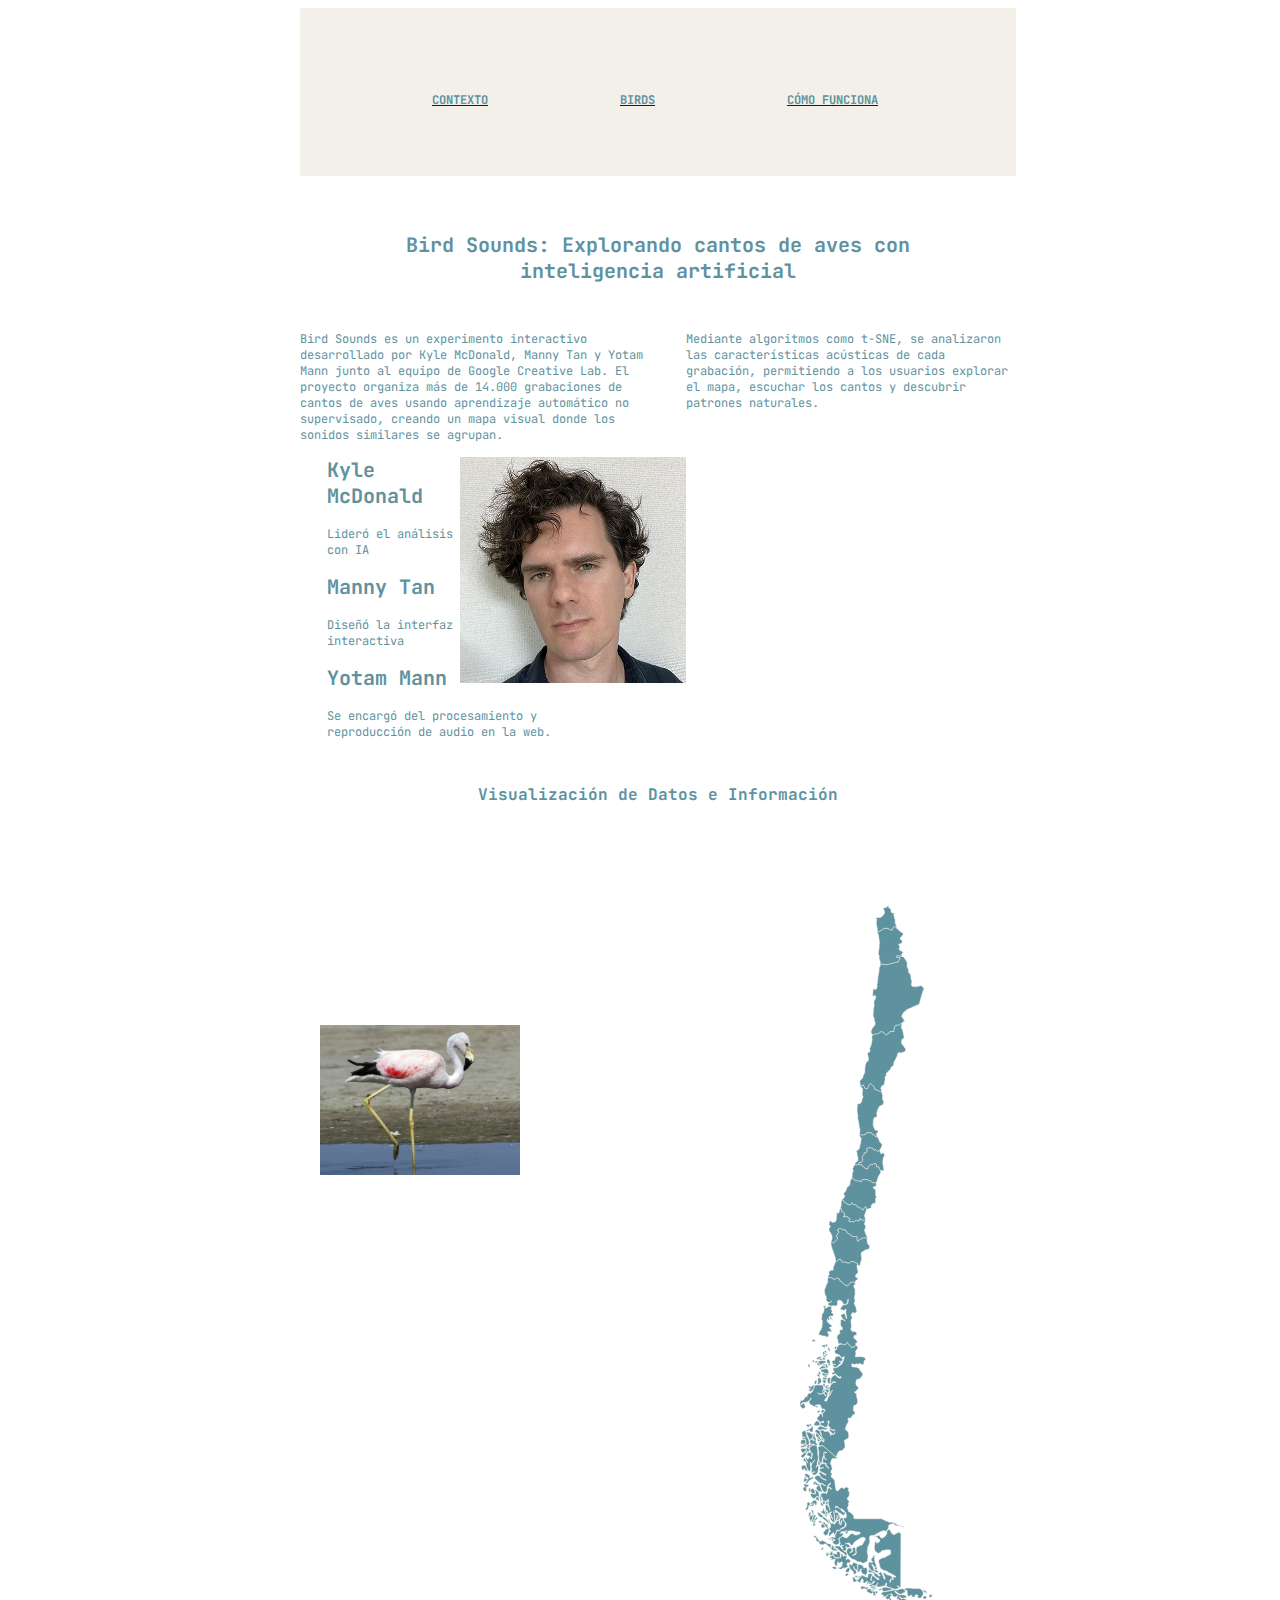
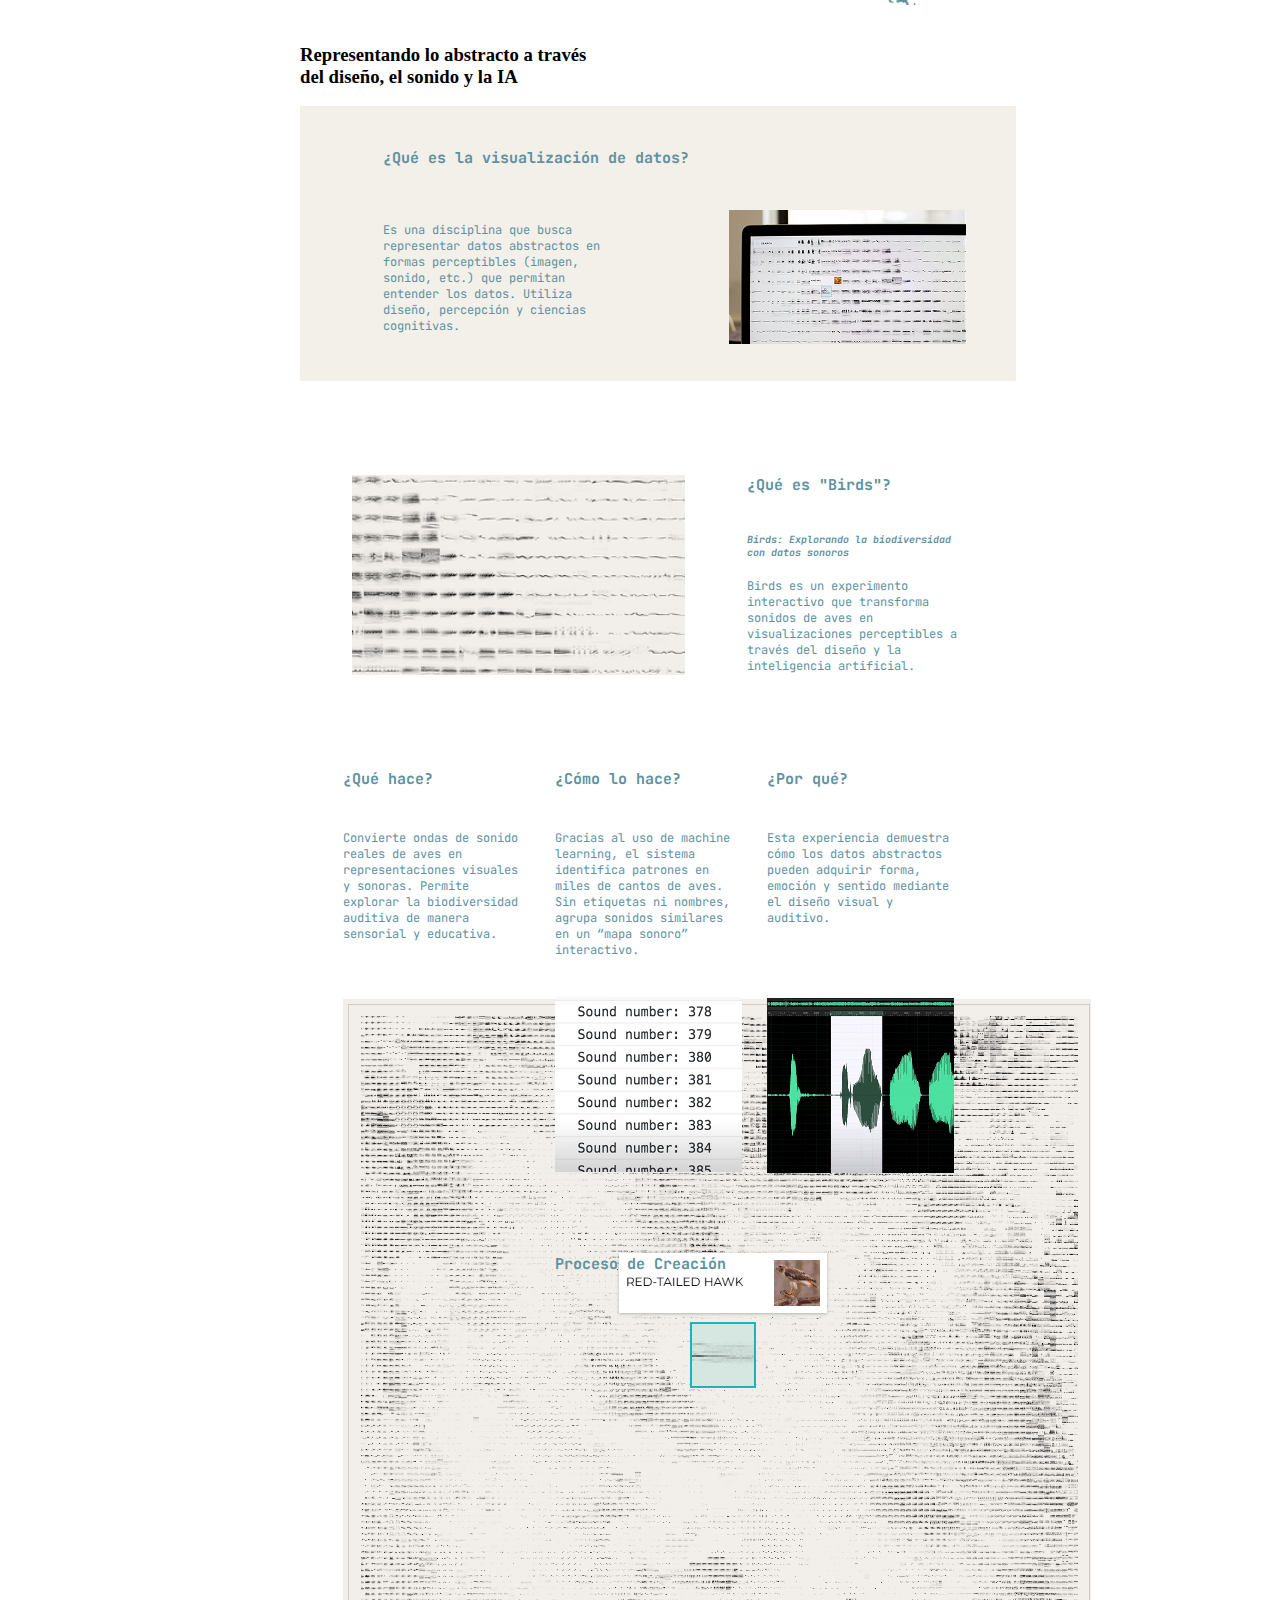
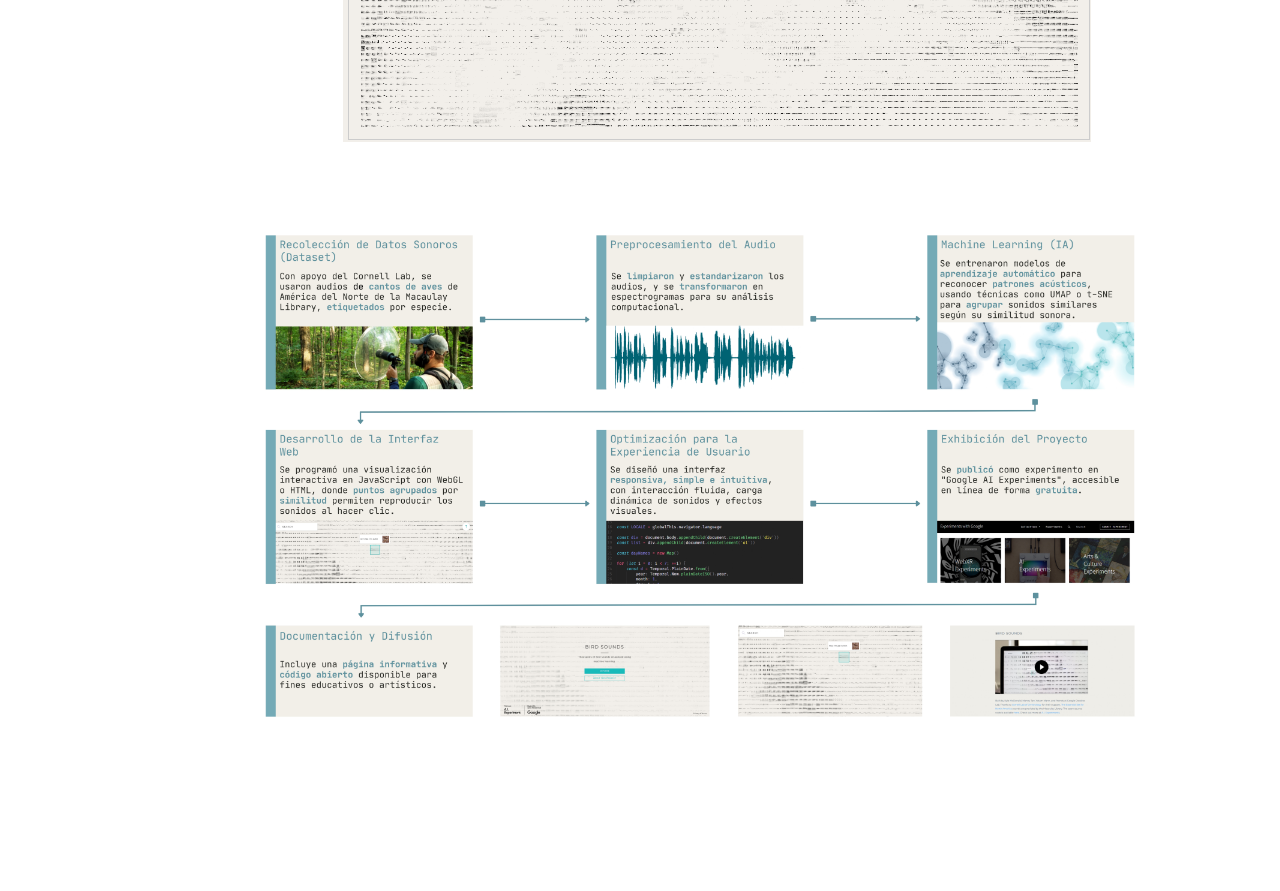
<file: index.html>
<!DOCTYPE html>
<html>
<head>
  <link rel="stylesheet" href="styles.css">
  <style>
@import url('https://fonts.googleapis.com/css2?family=JetBrains+Mono:ital,wght@0,100..800;1,100..800&display=swap');
</style>
<meta name="viewport" content="width=device-width, initial-scale=1">
<style>
/* Inicio de código rescatado y adaptado desde W3Schools */
#myBtn {
  display: none;
  position: fixed;
  bottom: 20px;
  right: 30px;
  z-index: 99;
  font-size: 18px;
  border: none;
  outline: none;
  background-color:#5E929F;
  color: white;
  cursor: pointer;
  padding: 15px;
  border-radius: 4px;
}

#myBtn:hover {
  background-color: #555;
}

/* Fin de código rescatado y adaptado desde W3Schools */

</style>
</head>
<body>

<!--Inicio de código rescatado y adaptado desde W3Schools-->

<button onclick="topFunction()" id="myBtn" title="Go to top"><img src="arrow.png" alt="top"></button>

<script>
// Get the button
let mybutton = document.getElementById("myBtn");

// When the user scrolls down 20px from the top of the document, show the button
window.onscroll = function() {scrollFunction()};

function scrollFunction() {
  if (document.body.scrollTop > 20 || document.documentElement.scrollTop > 20) {
    mybutton.style.display = "block";
  } else {
    mybutton.style.display = "none";
  }
}

// When the user clicks on the button, scroll to the top of the document
function topFunction() {
  document.body.scrollTop = 0;
  document.documentElement.scrollTop = 0;
}
</script>

<!--Fin de código rescatado y adaptado desde W3Schools-->


<div class= "header">
	<a href="#contexto"><h3>CONTEXTO</h3></a>
	<a href="#birds"><h3>BIRDS </h3></a>
	<a href="#funciona"><h3>CÓMO FUNCIONA</h3></a>
</div>


<div class="inicio" id="contexto">
<h1>Bird Sounds: Explorando cantos de aves con <br> inteligencia artificial</h1>
<div class="columna1">
<p>Bird Sounds es un experimento interactivo desarrollado por Kyle McDonald, Manny Tan y Yotam Mann junto al equipo de Google Creative Lab. El proyecto organiza más de 14.000 grabaciones de cantos de aves usando aprendizaje automático no supervisado, creando un mapa visual donde los sonidos similares se agrupan. </p>
</div>
<div class="columna2">
<p>Mediante algoritmos como t-SNE, se analizaron las características acústicas de cada grabación, permitiendo a los usuarios explorar el mapa, escuchar los cantos y descubrir patrones naturales.</p>
</div>
<div class="autores">
<img src="img_6.png" alt="Perfil de Kyle McDonald">
<h2>Kyle McDonald</h2>
<p>Lideró el análisis con IA</p>
<h2>Manny Tan</h2>
<p>Diseñó la interfaz interactiva </p>
<h2>Yotam Mann</h2>
<p>Se encargó del procesamiento y <br> reproducción de audio en la web.</p>
</div>

<div class="birds" id="birds">
<h3>Visualización de Datos e Información</h3>
</div>



<div class="contenedor-mapa">
 

<!--Ayuda de Chatgpt-->
  <div class="mapa-wrapper">

  
      <img class="imagen_preview" id="arica" src="arica.jpg" alt="Vista previa de la región" />
  </div>
   <!--Svg de chile en internet-->
    <svg>
      ?xml version="1.0" encoding="UTF-8" standalone="no"?>
      xmlns:mapsvg="http://mapsvg.com"
      xmlns:dc="http://purl.org/dc/elements/1.1/"
      xmlns:cc="http://creativecommons.org/ns#"
      xmlns:rdf="http://www.w3.org/1999/02/22-rdf-syntax-ns#"
      xmlns:svg="http://www.w3.org/2000/svg"
      xmlns="http://www.w3.org/2000/svg"
      version="1.1"
      id="svg4318"
 
   <metadata
      id="metadata4339">
      <rdf:RDF>
         <cc:Work
            rdf:about="">
         <dc:format>image/svg+xml</dc:format>
         <dc:type
            rdf:resource="http://purl.org/dc/dcmitype/StillImage" />
         <dc:title></dc:title>
         </cc:Work>
      </rdf:RDF>
   </metadata>
   <defs
      id="defs4337" />
   <path
      id="CL-AI"
      class="region"
      title="Aisén del General Carlos Ibáñez del Campo"
      d="m 520.44216,473.15692 0.22,-0.05 0.46,-0.97 -0.15,-0.4 -0.87,-0.18 -0.31,0.32 -0.38,0.06 -1.42,-0.67 -0.76,-0.91 -0.68,-0.71 -1.13,-0.91 -0.46,-0.18 -0.31,0.09 -0.42,0.48 -0.27,0.37 -0.53,0.07 -0.67,-0.08 -0.35,-0.08 -0.26,-0.23 -0.06,-0.46 0.21,-1.04 0.36,-0.09 0.86,-0.04 0.28,-0.13 0.51,-0.81 -0.98,-1.47 -0.41,-0.87 0.1,-0.73 0.31,-0.53 0.42,-0.19 0.29,-0.03 0.89,0.2 0.44,0 1.26,-0.45 2.85,-1.59 0.77,-0.67 1.73,-1.57 0.56,-1.19 0.42,-1.08 1.19,-3.31 0.09,-1.87 -0.78,0.72 -1.13,0.82 -1.49,-1.14 -1.14,-1.03 0,-0.56 -1.32,-0.62 -0.91,-0.29 -0.45,-0.06 -0.59,-0.12 -0.39,-0.23 -1.39,-1.47 -0.1,-0.62 0.14,-0.63 0.98,-0.92 1.04,-0.89 0.01,-0.75 0.49,-1.04 1.2,-2.42 0.37,0.01 0.64,-0.16 1.43,-0.49 -0.09,-0.54 0,0 0.94,0.02 0.29,0.23 0.89,0.23 2.75,0.47 0.2,-0.78 0.47,-0.7 0.61,-0.63 0.47,-0.33 0.68,0.27 0.07,0.83 1.09,1.82 0.3,0.13 0.64,0.06 0.42,0.29 0.47,0.6 0.26,0.53 0.11,0.77 1.99,-0.22 0.2,-0.79 2,-0.98 0.48,-0.02 1.07,0.5 0,0 0.71,0.97 0.03,0.43 -0.13,0.36 -1.3,2.02 -0.46,0.49 -0.55,1.55 0.25,0.55 0.09,0.5 -0.05,2.23 -0.65,0.47 -0.15,0.4 0.37,0.55 0.7,0.16 2.17,0.04 1.15,0 0.92,-0.15 1.13,-0.04 2.92,0.59 0.48,0.42 0.75,1.67 -0.18,0.67 -0.33,0.36 -0.64,0.1 -0.6,1.42 0.06,0.5 0.1,0.57 -0.08,0.59 -0.74,1.03 -0.39,0.11 -0.49,0 -0.43,-0.14 -0.37,-0.19 -0.67,-0.51 -0.41,-0.29 -0.29,-0.07 -0.38,0 -0.53,0.21 -0.75,0.4 -0.29,0.11 -0.35,0.06 -0.28,-0.11 -0.29,-0.14 -0.3,-0.12 -0.81,-0.18 -0.34,0.16 -0.26,0.44 -0.39,0.15 -1.57,-0.19 -0.32,-0.14 -0.29,-0.14 -0.36,-0.2 -0.4,-0.1 -0.4,0.25 -0.09,0.41 0.21,2.29 1.88,0.41 1.82,0.17 0.94,0.13 2.25,0.77 0.48,0.48 0.73,1.53 2.4,3.13 0.44,1.49 -2.4,3.48 -1.97,0.91 -0.33,-0.02 -0.29,0.05 -0.32,0.08 -0.57,0.22 -0.54,0.4 -0.45,1.95 -0.15,1.5 0.55,2.44 0.42,0.26 0.43,0.14 0.64,0.3 0.29,0.41 0.35,1.5 -0.49,0.41 -0.09,0.05 -0.3,0.27 -0.48,0.65 -0.3,0.49 -0.28,0.58 -0.36,0.42 -0.38,0.17 -0.44,0.1 -0.38,0.04 -0.72,0.34 0.95,1.06 0.49,0.18 0.48,0.24 0.29,0.52 0.08,0.5 0.23,3.27 0.5,1.24 0.27,0.98 0.06,2.36 -0.09,0.65 -0.19,0.39 -1.81,1.72 -0.52,0.22 -0.96,0.07 -0.31,0.33 -0.53,4.53 1.19,1.69 0.43,0.5 0.14,0.69 -0.22,0.96 -0.21,0.3 -1.91,0.93 -0.91,1.58 -1.1,1.22 -0.5,0.16 -0.51,-0.17 -0.38,0.01 -0.52,0.19 -0.29,0.13 -0.31,0.19 -0.21,0.31 -0.13,0.59 0.25,0.25 0.48,0.33 -0.3,1.9 -0.14,0.46 -0.19,0.4 -0.73,1.16 -0.35,0.61 -0.39,0.89 -1.13,3.22 0.05,0.55 0.23,0.42 0.52,0.58 0.4,0.27 0.61,0.15 1.21,1.49 0.31,2.38 0.12,3.35 -1.91,1.23 -0.92,0.37 -0.94,0.52 -0.3,0.21 -0.25,0.35 -0.12,0.45 0.34,1.51 0.09,0.48 0.18,1.38 0.13,1.71 0,0.98 -0.13,0.49 -0.37,0.54 -1.73,1.71 -0.4,0.35 -0.26,0.18 -0.37,0.21 -0.42,0.17 -0.65,0.13 -0.56,-0.03 -0.28,0.08 -0.51,0.22 -0.44,0.3 -0.34,0.43 -1.01,1.5 -1.41,3.34 0.03,0.46 0.1,0.21 0,0 -0.24,-0.17 -4.21,-3.63 -3.39,-2.93 -4.92,-4.28 0,0 -0.04,-0.2 -0.69,-0.44 -0.78,-0.16 -0.39,0.02 -0.52,0.2 -0.3,0.14 -0.31,0.13 -0.52,-0.04 -0.82,-1.08 -0.37,-1.4 0.64,-0.93 1.4,-1.45 0.75,-0.52 0.73,0.44 1.47,1.08 0.28,-0.3 0.09,-2.57 -1.26,-0.41 -0.37,-0.48 -0.25,-0.25 -0.32,-0.06 -0.81,-0.12 0.36,-0.38 1.25,-0.3 -2.07,-0.79 -1.91,-1.73 -1.29,-1.49 -1.33,-0.98 -0.54,-0.01 -0.37,-0.16 -0.15,-1 0.36,-0.62 1.5,-0.92 1.59,0.65 0.93,0.74 0.29,0.5 0.2,0.44 0.26,0.8 0.28,1.8 0.88,0.91 0.43,-0.13 -1.09,-2.71 -0.87,-1.57 -0.08,-0.41 0.37,-0.21 1.47,-0.06 1.75,0.07 0.36,0.26 0.44,0.54 0.8,0.31 1.5,-0.02 1.22,-0.36 2.54,2.29 0.05,1.02 0.51,1.29 0.2,-0.79 0.67,-0.7 0.69,0.06 0.33,0.12 0.37,0.24 0.64,0.04 0.69,-0.63 0.23,-0.29 0.11,-0.58 0.04,-0.71 -0.19,-0.47 -0.11,1.14 -0.27,0.4 -0.58,0.45 -0.28,0.06 -0.37,-0.16 -1.22,-0.8 -1.32,-1.53 -0.94,-1.39 -0.13,-1.61 1.19,0 0.12,0.68 0.47,0.62 0.26,0.18 0.31,0.14 0.72,0.2 2.99,0.18 -0.62,-0.53 -0.99,-0.31 -0.49,-0.02 -0.37,0.05 -0.5,0.13 -0.54,-0.1 -0.62,-0.46 -2.81,-3.47 -0.42,-1.06 0.08,-0.55 0.29,-0.43 0.44,-0.44 0.41,-0.61 -0.27,-1.39 -0.7,-0.75 -0.65,1.34 0.55,0.4 0.08,0.47 -0.61,3.16 -0.28,0.31 -0.35,0.23 -1.69,0.74 -1.15,-0.23 -0.27,-0.14 -0.36,-0.89 -0.45,-0.08 -0.7,-0.03 -2.39,-0.49 -1.13,-0.26 -1.22,0.35 -0.36,0.21 -0.69,0.12 -1.02,-0.16 -0.39,-0.14 -0.96,-0.5 -0.39,-0.63 1.95,-2.96 0.62,-0.42 0.29,-0.05 1.23,0.13 0.39,0.14 0.78,0.66 0.32,1.08 0.5,1.34 0.58,0.69 0.5,0.25 0.53,0.07 0.34,-0.15 -0.4,0.01 -0.72,-0.23 -0.39,-0.41 -0.23,-0.8 0.59,-1.01 1.27,-0.33 0.75,0.32 0.37,0 0.61,-0.26 -0.22,-1.69 -0.98,0.51 -0.52,0.54 -1.67,0.36 -0.28,-0.07 -3.01,-3.16 -0.16,-0.39 0.78,-1.41 1.47,-1.47 0.32,-0.65 0.2,-0.46 0.19,-0.49 1.79,-0.29 0.3,0.16 0.14,0.58 0.02,0.72 0.67,1.37 0.12,0.12 -0.12,-0.3 -0.39,-1.25 0,-0.53 0.14,-0.7 0.18,-0.34 1.04,-1.02 1.53,-2.4 -1.09,-1.09 -0.32,-0.14 -0.32,-0.03 -0.28,0.15 -0.42,0.26 -0.42,-0.14 -1.55,-2.39 -0.25,-1.23 -0.02,-0.51 -1.05,-0.44 -3.97,0.4 -0.05,1.17 0.44,-0.11 0.58,-0.02 1.61,0.49 -0.17,0.56 -0.4,0.32 -0.38,0.02 -0.9,-0.11 -1.12,-0.5 -3.43,-1.64 -1.72,-0.87 -0.95,-1.94 -0.04,-0.6 0.19,-0.48 0.77,-0.98 0.99,-1.01 -0.07,-1.38 -0.32,0.52 -0.23,0.66 -1.39,1.52 -0.54,0.45 -0.98,0.64 -2.31,0.66 -0.58,-0.13 -0.57,-0.05 -1.04,0.33 -0.93,0.45 -0.39,0.32 -0.78,1.32 0.29,0.32 0.69,-0.58 1.56,-1.07 0.39,0.03 0.38,0.24 1.1,3.39 -0.13,0.52 -0.87,0.62 -0.77,0.34 -0.3,0.12 -0.12,0.02 -0.14,-0.02 -0.87,-0.29 -1.05,-1.26 -0.98,-1.81 -0.1,-1.41 0.18,-1.88 0.89,-1.33 0.28,-0.05 0.35,0.03 0.46,0.07 0.66,-0.35 1.77,-1.56 -0.1,-0.72 0.65,-0.76 0.34,-0.31 0.95,-0.51 0.63,0.59 0.03,0.25 0.06,-1.23 0.22,-1 1.58,-1.74 0.59,-0.06 1.28,0.05 1.92,-2.1 0.47,-1.14 0.93,-2.73 0.49,-1.67 0.21,-0.29 3.1,-0.39 1.26,-0.31 0.48,0.17 0.27,0.71 0.74,-0.5 1.53,-0.24 0.28,0.22 0.36,0.53 0.75,2.25 -0.39,2.15 -0.21,0.59 -0.33,0.62 -0.31,0.33 -0.24,0.23 0.32,-0.04 0.9,-0.74 0.27,-1.07 -0.03,-0.43 -0.12,-0.45 0.18,-0.38 1.11,1.09 0.1,0.44 -0.04,0.59 -0.19,0.54 -0.19,0.32 -0.37,0.41 -0.71,0.63 -0.75,0.44 -0.94,0.44 -1.67,0.5 -0.44,0.04 -0.43,-0.19 -0.62,-0.46 -0.34,-0.3 -0.63,-0.42 1.19,1.23 0.32,0.25 0.27,0.17 0.38,0.02 1.41,-0.37 1.13,-0.33 0.45,-0.25 0.74,-0.36 0.34,-0.07 0.59,1.89 1.48,0.98 0.41,0.18 0.13,0.02 0.15,-0.21 -0.39,-0.59 -0.35,-0.23 -0.46,-0.33 -1.15,-1.39 0.47,-1.13 0.33,-0.31 0.97,-0.09 1.85,2.1 -0.06,1.13 -0.14,0.76 -0.21,0.6 -0.24,0.49 -1.02,1.28 -0.45,0.48 -1.17,1.8 1.16,0.89 0.54,0.02 0.4,-0.24 0.22,-0.29 0.75,-1.66 0.18,-0.47 0.32,-1.1 2.44,-3.04 0.56,-1.72 1.52,-2.35 -0.25,-0.23 -1.37,1.94 -0.58,1.01 -0.25,0.69 -0.43,0.87 -0.38,0.47 -0.48,0.17 -0.05,-0.91 0.1,-0.42 0.49,-1.05 0.22,-0.8 0.17,-0.87 0.04,-0.68 -0.36,-1.22 -0.29,-0.9 1.74,-3.47 1.45,-1.68 0.27,-0.29 0.45,-0.39 0.38,-0.17 0.29,-0.04 0.72,0 0.79,0.09 0.45,-0.09 0.3,-0.32 -1.95,-0.66 -0.55,0.06 -0.61,0.21 -0.49,0.41 -0.4,0.75 -0.2,0.3 -1.14,1.1 -0.29,0.07 0.14,-1.87 0.79,-4.67 1.67,-1.57 1.46,-1.06 1.13,-0.48 0.44,0.42 0.1,0.64 0.44,0.46 0.6,0.52 1.26,0.93 0.91,0.32 1.17,0.13 z m 0.07,-14.76 -0.06,0.08 -0.7,0.54 -0.66,0.35 -0.96,1.03 -0.15,0.31 -0.16,0.26 -0.13,0.14 -0.95,0.76 -0.87,0.41 -0.4,0.14 -0.51,0.08 -0.23,-0.04 -0.21,-0.14 -1.51,-1.75 -0.11,-0.22 -0.03,-0.23 0.1,-0.19 1.4,-0.51 0.25,0.1 0.15,0.12 0.23,0.25 0.6,-0.14 0.13,-0.1 -0.38,-0.35 -0.92,-0.4 -0.59,0.37 -0.16,0.19 -0.15,0.13 -0.17,0.01 -0.22,-0.13 -0.15,-0.19 -0.46,-0.95 -0.19,-0.48 -0.26,-1.27 0.56,-0.84 0.12,-0.15 0.43,-0.09 0.16,0.03 1.39,-0.26 0.18,-0.92 0.06,-0.78 -0.03,-0.29 0.05,-0.24 0.28,-0.78 0.15,-0.2 0.18,-0.08 1.81,-0.6 1.27,-0.31 0.16,0.05 1.69,1.38 1.13,0.4 0.27,0.22 0.62,1.06 0.1,0.23 -0.04,0.23 -1.1,1.61 -0.13,0.14 -0.16,0.11 -0.27,0.06 -0.9,-0.09 -0.16,-0.12 -0.19,-0.22 -0.75,-0.28 0.02,0.27 0.13,0.21 0.86,0.59 0.43,0.14 0.57,0.12 0.12,0.31 -0.2,0.43 -0.22,0.34 -0.16,0.14 z m -33.15,81.99 -0.17,0.12 -0.34,0.1 -0.64,-1.54 -0.21,-1.04 -0.31,-2.03 0.04,-0.34 0.31,-0.9 -1.44,-0.86 -0.91,0.47 -0.21,0.07 -0.34,0.08 -0.29,0 -0.19,-0.05 -0.27,-0.18 -0.1,-0.19 -0.03,-0.25 0.07,-0.25 0.28,-0.24 0.26,-0.18 0.4,-0.17 0.51,-0.04 0.36,-0.05 0.22,-0.07 0.28,-0.15 0.23,-0.21 0.24,-0.36 0.17,-0.34 -0.19,-0.06 -0.66,0.4 -1.88,0.23 -0.16,-0.25 -0.52,-4.63 0.09,-0.24 0.59,-0.75 0.41,-0.32 2.07,-0.58 0.25,0.05 0.17,0.2 0.87,2.74 0.1,0.37 0.1,1.25 0.51,1.64 0.34,0.94 0.41,0.47 0.52,0.92 0.74,2.11 0.16,1.85 -0.1,0.4 -0.12,0.19 -1.62,1.67 z m 8.22,-0.16 -1.74,-1.25 -0.25,0 -0.24,0.12 -0.22,0.07 -0.27,0.01 -1.66,-0.35 -0.92,-0.53 -0.2,-0.17 -0.08,-0.21 -0.23,-1.57 0.06,-0.4 0.13,-0.25 0.12,-0.18 1.02,-1.14 0.23,-0.13 0.93,-0.11 0.17,0.04 0.12,0.29 0.3,0.49 0.06,0.29 0.12,0.24 0.63,0.53 0.68,-0.84 0.04,-0.23 -0.18,-0.26 -0.14,-0.09 -0.41,-0.09 -0.49,-0.93 -0.11,-0.25 -0.17,-0.8 0,-0.27 0.03,-0.29 0.61,-3.16 0.13,-0.33 0.11,-0.19 0.18,-0.18 0.17,0.09 0.27,0.38 0.1,0.19 0.06,0.35 0,0.4 0.08,0.83 0.17,1.5 1.3,2.32 -0.29,1.01 0,1.24 0.07,0.96 0.09,0.37 0.7,0.95 0.2,0.05 0.13,-0.17 0,-0.21 -0.08,-0.21 0.01,-0.25 0.18,-0.08 0.15,0.07 0.17,0.13 0.13,0.16 0.03,0.31 -0.11,0.6 -0.09,0.38 -0.12,0.18 -0.16,0.14 -0.73,0.46 -0.26,0.1 -0.3,0.02 -0.23,-0.15 z m -5.73,-5.31 -0.2,-0.01 -0.19,-0.1 -2.02,-4.49 -0.89,-2.71 0.05,-0.62 0.48,-0.05 0.92,0.2 1.66,0.41 0.39,0.21 1.19,0.97 1.6,0.41 0.16,0.2 0.03,0.35 -0.04,0.44 -0.48,3.08 -0.12,0.18 -0.21,0.08 -0.4,-0.02 -0.74,0.5 -0.34,0.25 -0.4,0.33 -0.45,0.39 z m 18.41,-65.56 -0.87,-0.28 -0.53,-0.63 -0.6,-0.02 -0.8,0.21 -0.25,0.01 -0.55,-0.04 -0.19,-0.09 -0.16,-0.12 -0.15,-0.26 -1.28,-1.49 -0.44,0.24 -0.96,0.22 -0.23,-0.05 -0.14,-0.14 -0.09,-0.5 -0.08,-0.64 0.01,-0.2 0.1,-0.41 0.21,-0.28 0.49,-0.49 0.19,-0.16 0.27,-0.06 0.33,0.02 0.14,0.08 0.26,0.09 0.65,-0.06 1.11,-0.2 0.31,-0.09 0.53,-0.34 0.17,-0.13 0.22,-0.05 0.31,0.05 0.26,0.09 0.15,0.08 0.87,0.67 0.14,0.14 0.13,0.15 0.11,0.16 0.57,0.93 0.22,0.58 0.02,0.24 -0.01,0.26 -0.04,0.55 -0.4,1.96 z m -8.34,55.76 -0.53,-0.28 -1.75,-0.72 -0.27,-0.24 -0.01,-0.24 1.15,-1.28 0.15,-0.15 0.26,-0.16 1.35,-0.72 0.28,-0.07 3.2,1.07 1.71,0.7 0.38,0.05 0.21,-0.07 0.43,-0.37 0.18,-0.11 0.15,0.01 0.18,0.12 0.23,0.28 0.06,0.22 -0.08,0.3 -0.27,0.8 -0.26,0.17 -0.47,0.17 -0.2,0.02 -0.53,0.02 -1.53,-0.01 -0.28,-0.04 -0.33,-0.13 -0.2,-0.11 -0.31,-0.06 -0.19,0.02 -2.3,0.66 -0.41,0.15 z m 0.78,-65.33 -0.26,-0.04 -0.39,-0.14 -0.26,-0.16 -0.15,-0.12 -0.21,-0.21 -0.31,-0.41 -0.56,-1.22 -0.01,-0.25 0.04,-0.85 0.17,-0.17 1.94,-0.51 0.22,-0.04 1.25,0.01 2.27,0.13 0.48,0.16 0.19,0.09 0.34,0.22 0.14,0.13 0.19,0.22 0.37,0.58 0.08,0.3 -2.02,0.55 -2.41,1.07 -0.35,0.19 -0.75,0.47 z m -11.5,26.07 -0.17,-0.18 -0.1,-0.24 -0.16,-0.64 0.08,-0.22 0.16,-0.12 1.68,-0.47 0.2,0.09 -0.11,-0.44 -0.36,-0.09 -0.39,0.15 -0.52,0.04 -0.23,-0.06 -0.13,-0.29 -0.52,-1.83 0.08,-0.2 0.23,-0.19 0.31,-0.09 1.3,0.52 0.19,0.1 0.24,0.19 0.88,-0.5 1.21,-1.11 0.74,-0.36 0.33,-0.05 0.15,0.34 0,0.33 -0.06,0.32 -0.66,2.83 -0.09,0.2 -0.11,0.18 -0.38,0.48 -1.52,1.47 -0.23,0.12 -1.01,0.08 -0.34,-0.04 -0.51,-0.17 -0.18,-0.15 z m -7.59,54.3 0.37,-0.51 0.44,0.09 0.4,-0.12 0.22,-0.05 0.38,-0.2 0.16,-0.13 0.27,-0.33 0.08,-0.29 -0.13,-0.13 -0.26,0.25 -0.24,0.21 -0.19,0.1 -0.3,0.05 -0.2,0 -0.97,-0.11 -0.67,-0.34 -0.28,-0.64 0.27,-2.29 0.42,-0.76 0.28,-0.07 3.03,-0.29 0.69,0.14 0.08,0.31 0.28,3.03 -0.07,0.23 -0.66,0.6 -0.32,0.27 -0.91,0.71 -0.43,0.3 -0.19,0.1 -0.22,0.07 -0.43,0.05 -0.51,-0.04 -0.28,-0.11 -0.11,-0.1 z m 16.31,-60.79 -0.22,-0.08 -0.16,-0.27 -0.15,-0.38 -0.03,-0.27 0.12,-0.24 0.33,-0.38 0.25,-0.36 0.01,-0.78 -0.14,-0.86 -0.14,-0.64 0,-0.32 0.03,-0.28 0.07,-0.37 0.06,-0.23 0.15,-0.44 0.19,-0.39 0.23,-0.37 0.32,-0.12 1.31,0.63 0.24,0.19 0.15,0.19 0.29,0.59 0.14,0.41 0.33,1.05 0.17,0.83 -0.27,0.75 -0.12,0.17 -2.2,1.72 -0.17,0.11 -0.79,0.14 z m -6.1,47.58 -0.2,-0.01 -0.77,-0.24 -0.87,-0.39 -0.19,-0.11 -0.11,-0.25 0.21,-0.42 -0.29,-0.25 -0.38,-0.09 -0.38,0.03 -0.28,0.17 -0.32,0.39 -0.24,0.37 -0.21,0.07 -0.35,0.07 -0.49,0.05 -0.3,-0.06 -0.2,-0.19 0.82,-1.19 0.4,-0.33 0.17,-0.12 0.97,-0.29 0.45,-0.11 0.28,0.01 1.28,-0.88 0.98,-1.39 0.83,-0.42 0.21,0.15 0.11,0.72 0.02,0.25 0.02,0.79 -0.03,2.98 -0.75,0.57 -0.14,0.08 -0.25,0.04 z m 17.56,-47.95 -0.13,-0.02 -0.25,-0.15 -1.47,-1.67 -0.07,-2.15 0,-0.32 0.04,-0.33 0.08,-0.22 0.15,-0.28 0.77,-1.14 0.15,-0.12 0.29,-0.05 0.25,0.02 1.04,0.34 0.15,0.23 0.04,0.71 -0.47,3.87 -0.33,1.06 -0.15,0.21 -0.09,0.01 z m -8.88,-14.74 -0.14,-0.01 -1.04,-0.28 -0.07,-0.18 0.2,-0.51 2.15,-2.08 0.21,-0.15 0.26,-0.08 0.26,0.01 2.57,0.67 0.18,0.17 0.54,0.69 0.1,0.24 -0.16,0.18 -0.51,0.31 -0.3,0.1 -0.88,0.25 -0.24,0.02 -1.13,-0.01 -0.73,-0.06 -0.26,0.08 -0.17,0.09 -0.84,0.55 z m 7.56,-5.75 -0.19,-0.01 -0.9,-1.26 -0.05,-1.9 0.06,-0.31 0.21,-0.19 1.38,-0.34 0.24,0.02 0.24,0.12 0.23,0.22 0.45,1.15 0.54,1.66 -0.03,0.21 -0.16,0.11 -1.55,0.48 -0.47,0.04 z m -3.52,-15.93 -0.38,-0.44 -1.42,-0.43 -0.66,-0.26 -0.11,-0.16 0.29,-1.07 0.18,-0.19 0.23,-0.11 0.86,0.11 0.23,0.06 1.88,-0.28 0.79,-0.7 1,1.13 0.29,0.89 0.08,0.44 -1.28,0.11 -0.19,-0.18 -0.24,-0.1 -0.07,-0.2 0.21,-0.17 0.14,-0.18 -0.21,-0.15 -0.38,-0.05 -0.83,0.21 -0.08,0.43 0.17,0.2 0.05,0.22 0.35,0.2 -0.45,0.56 -0.24,0.09 -0.21,0.02 z m -0.11,28.24 -0.19,-0.03 -1.7,-0.65 -0.15,-0.19 -0.32,-1.28 0.32,-0.42 0.87,-0.38 0.22,-0.02 0.2,0.09 0.13,0.15 0.18,0.55 0.13,0.15 0.17,0.11 0.23,0.06 0.25,0.04 0.53,0.02 0.25,-0.01 0.51,-0.1 0.4,-0.06 0.38,0.06 0.19,0.1 0.14,0.13 0.2,0.35 0.13,0.4 0.03,0.38 -0.15,0.31 -0.14,0.06 -1.04,0.01 -1.23,0.04 -0.54,0.13 z m -7.47,61.87 -0.13,-0.09 -0.88,-1.9 -0.04,-0.24 -0.02,-0.38 -0.01,-0.53 0.02,-0.8 0.49,-0.72 0.24,0 0.28,0.24 0.45,0.44 1.54,1.56 0.34,0.69 -0.58,0.85 -0.16,0.14 -1.54,0.74 z m 10.71,-44.49 -0.46,-0.43 -0.13,-0.15 -1.71,-2.29 0.01,-0.34 0.19,-0.55 0.16,-0.19 0.2,-0.07 0.67,-0.03 0.26,0.03 1.27,0.56 0.61,0.46 0.2,0.23 0.08,0.35 -0.1,0.37 -0.77,1.53 -0.2,0.38 -0.17,0.11 -0.11,0.03 z m -8.94,-33.53 -1.58,-0.38 -0.25,-0.23 -0.08,-0.19 -0.18,-0.67 0.09,-0.29 0.31,-0.34 0.2,-0.14 2.72,-0.83 0.71,0.24 0.49,0.81 0.16,0.31 -0.01,0.21 -0.34,0.12 -1.26,0.32 -0.96,0.21 -0.19,0.08 0.17,0.77 z m 5.9,23.59 -0.13,0 -0.75,-0.14 -0.18,-0.17 -0.44,-1.13 -0.27,-0.74 -0.01,-0.42 0.71,-0.89 0.47,-0.29 0.24,-0.02 0.68,0.36 0.66,0.67 0.29,0.6 0.01,0.32 -0.12,0.62 -0.28,0.77 -0.88,0.46 z m -23.13,64.22 -0.13,-0.02 -0.17,-0.08 -0.22,-0.25 -0.07,-0.31 0.1,-1.31 0.34,-0.04 0.64,0.29 0.64,0.16 0.28,0.04 0.23,-0.05 0.16,-0.13 0.85,-0.78 1.11,-0.98 0.67,0.47 0.2,0.58 0.06,0.23 0.03,0.31 -0.28,0.42 -0.24,0.2 -2.46,0.91 -1.74,0.34 z m 20.96,-67.16 -0.07,-0.13 0.02,-0.23 0.07,-0.54 0.07,-0.31 0.13,-0.16 0.21,-0.16 0.01,-0.43 0.12,-0.27 0.19,-0.26 0.14,-0.26 0.08,-0.22 0.17,-0.18 0.21,-0.03 0.2,0.13 0.19,0.1 0.26,0.03 0.32,-0.01 0.16,0.06 0.16,0.12 0.13,0.15 0.39,0.19 0.19,0.16 0.19,0.1 0.21,-0.05 0.35,-0.28 0.24,-0.09 0.22,0.17 0.06,0.31 -0.1,0.41 -0.15,0.35 -0.1,0.27 -0.25,0.42 -0.08,0.4 -0.19,0.05 -0.29,-0.2 -0.14,-0.01 -0.22,-0.07 -0.25,-0.37 -0.29,-0.08 -0.28,-0.02 -0.46,-0.2 -0.47,-0.11 -0.15,0.05 -0.23,0.19 -0.32,0.09 -0.22,0.23 -0.15,0.39 -0.13,0.23 -0.15,0.07 z m -0.45,32.78 -0.18,-0.12 -0.63,-0.81 -0.02,-0.28 0.02,-0.28 0.46,-1.35 0.13,-0.23 0.15,-0.13 0.16,-0.05 1.85,0.1 0.81,0.63 -1.16,1.65 -0.32,0.34 -0.16,0.13 -0.18,0.1 -0.71,0.25 -0.22,0.05 z m 4.64,-45.31 -0.54,-0.53 -0.45,-0.52 -0.15,-0.26 -0.08,-0.18 -0.1,-1.48 0.09,-0.31 0.22,-0.26 0.21,-0.13 0.21,-0.05 0.31,-0.02 0.29,0.13 0.14,0.2 0.9,2.31 0.07,0.61 -0.08,0.27 -0.1,0.19 -0.22,0.19 -0.28,0.05 -0.18,-0.04 -0.19,-0.09 -0.07,-0.08 z m -6.09,72.63 -0.2,-0.3 -0.15,-0.14 -0.26,-0.19 -1,-0.67 -0.3,-0.16 -0.72,-0.28 -0.2,-0.17 -0.21,-0.3 -0.06,-0.22 1.84,-1.4 0.24,-0.12 0.19,-0.02 0.31,0.08 0.2,0.24 -0.01,0.35 -0.2,0.61 -0.01,0.26 0.17,0.33 0.41,0.63 0.27,0.31 0.3,0.23 0.2,0.21 -0.07,0.29 -0.16,0.14 -0.4,0.25 -0.18,0.04 z m -6.1,-57.01 -0.04,-0.23 -0.01,-0.38 0.05,-0.25 0.26,-1.07 0.09,-0.2 0.1,-0.19 0.19,-0.24 0.15,-0.12 0.18,-0.1 0.8,-0.38 0.34,0.01 0.16,0.13 0.06,0.21 -0.19,1.93 -0.43,1.07 -0.19,0.17 -0.17,0.11 -0.28,0.05 -0.19,-0.02 -0.73,-0.17 -0.14,-0.14 -0.01,-0.19 z m 11.28,5.24 -0.16,-0.06 -0.13,-0.21 -0.22,-0.65 -0.02,-0.31 0.13,-0.32 0.09,-0.19 0.39,-0.62 0.22,-0.27 2.08,-1.24 0.2,0.04 0.18,0.31 0.07,0.2 0.07,0.33 0.06,1.04 -0.22,-0.15 -0.13,-0.15 -0.23,-0.05 -0.6,0.06 -0.28,0.12 -0.26,0.96 -0.46,0.89 -0.78,0.27 z m -18.13,38.38 0.06,-0.36 -0.04,-0.24 -0.13,-0.16 -0.61,-0.23 -0.26,-0.05 -0.29,-0.03 -0.25,-0.07 -0.17,-0.25 0.54,-0.58 1.77,-0.98 0.25,0.12 0.43,0.58 0.18,0.39 0.26,0.84 -0.07,0.32 -0.21,0.36 -0.13,0.16 -0.19,0.18 -0.41,0.23 -0.98,0.19 0.25,-0.42 z m 16.5,-39.82 -0.66,-1.57 -0.34,-0.6 -0.17,-0.51 0.16,-0.36 0.12,-0.16 0.52,-0.44 0.2,-0.05 0.98,0.35 0.04,0.69 -0.05,1.5 -0.07,0.3 -0.2,0.52 -0.44,0.31 -0.09,0.02 z m -5.15,-21.37 -0.26,-0.04 -0.88,-0.56 -0.88,-1.39 -0.02,-0.29 0.15,-0.24 0.16,-0.11 0.85,-0.28 0.28,0.13 1.62,2.32 -0.01,0.21 -0.9,0.23 -0.11,0.02 z m -0.04,10.8 -1.34,-0.8 -0.15,-0.12 -0.21,-0.21 -0.26,-0.36 -0.06,-0.21 0.1,-0.28 0.19,-0.19 0.29,-0.11 0.23,-0.03 0.25,-0.01 0.64,0 0.28,0.09 0.19,0.17 0.24,0.31 0.17,0.31 0.54,1.35 -0.15,0.16 -0.24,0.1 -0.28,0.06 -0.36,-0.11 -0.07,-0.12 z m 4.88,-16.83 -0.35,-0.08 -0.45,-0.13 -0.28,-0.15 -0.13,-0.14 -0.07,-0.26 0.07,-1.41 1.48,0.21 0.37,0.07 0.29,0.13 0.15,0.12 0.15,0.19 0.09,0.24 0.08,0.31 0.03,0.36 -0.06,0.3 -0.2,0.14 -1.17,0.1 z m 12.51,-10.47 -0.42,-0.09 -1.1,-0.55 -0.17,-0.27 -0.08,-0.38 0.04,-0.32 0.24,-0.52 0.18,-0.24 0.94,-0.51 0.28,-0.05 0.18,0.04 0.15,0.12 0.11,0.15 0.04,0.34 -0.21,2.09 -0.18,0.19 z m -11.97,5.99 -0.25,-0.02 -0.17,-0.08 -0.55,-0.48 -0.24,-0.33 -0.46,-1.71 0.87,-0.96 0.21,0.05 0.89,1.07 0.5,0.64 -0.82,0.3 -0.05,0.31 0.01,0.25 0.06,0.96 z m 4.99,-3.85 -1,-1.8 -0.41,-0.97 -0.01,-0.32 0.08,-0.31 0.19,-0.36 0.12,-0.15 0.32,0.01 1.02,1.39 0.31,1.38 -0.08,0.52 -0.4,0.5 -0.14,0.11 z m -11.07,90.17 -0.29,-0.71 -0.71,-1.3 -0.07,-0.21 -0.02,-0.23 0.25,-0.27 0.23,0.01 0.37,0.17 1.06,0.61 0.71,0.49 0.25,0.2 0.12,0.24 -0.02,0.24 -0.19,0.18 -0.28,0.15 -0.77,0.39 -0.36,0.15 -0.18,-0.03 -0.1,-0.08 z m 1.4,-67.01 -0.74,-0.6 -0.22,-0.2 -0.13,-0.15 -0.11,-0.22 0.02,-0.31 0.2,-1.06 0.18,-0.35 0.37,-0.03 0.19,0.1 1.15,1.08 -0.43,1.77 -0.16,0.12 -0.18,-0.04 -0.14,-0.11 z m -1.86,-12.01 -0.54,-0.03 -1.77,0.01 -0.65,-0.33 0.01,-0.26 0.08,-0.2 0.57,-0.6 0.21,-0.13 0.28,-0.05 0.2,0.01 0.36,0.07 1.07,0.24 0.23,0.12 0.11,0.96 -0.16,0.19 z m 0.02,50.18 -0.34,-0.72 0,-0.74 0.11,-0.18 0.86,-0.48 0.21,-0.07 0.48,-0.06 0.43,0.04 0.31,0.08 0.12,0.16 -0.04,0.31 -0.13,0.4 -0.12,0.18 -1.57,1.3 -0.23,0.14 -0.12,-0.23 0.03,-0.13 z m -8.82,-45.63 -0.14,-0.01 -0.21,-0.14 -0.47,-1.39 -0.06,-0.2 -0.03,-0.22 0.04,-0.26 0.15,-0.27 0.31,-0.43 0.33,-0.09 0.21,0.14 0.77,1.29 0,0.92 -0.66,0.62 -0.24,0.04 z m 15.91,-9.82 -1.48,-0.79 -0.21,-0.23 -0.29,-1.12 0.25,-0.1 2.25,0.71 0.07,1.63 -0.09,0.19 -0.28,-0.07 -0.22,-0.22 z m -5.1,2.92 -0.12,-0.03 -0.16,-0.14 -0.21,-0.27 -0.11,-0.22 -0.01,-0.24 0.09,-0.19 1,-0.47 1.42,-0.12 0.76,1.07 -0.72,0.2 -1.94,0.41 z m 3.69,80.64 -0.12,-0.01 -0.3,-0.19 -1.21,-0.83 -0.86,-0.88 -0.13,-0.34 0.09,-0.3 0.29,-0.11 0.26,-0.01 0.15,0.01 0.31,0.08 1.38,0.96 0.17,0.13 0.14,0.22 0.06,0.23 -0.23,1.04 z m 5.37,-51.44 -0.14,-0.01 -1.38,-0.39 -0.35,-0.27 -0.11,-0.26 0.02,-0.28 0.68,-1.34 0.2,-0.15 0.16,-0.05 0.63,0.61 0.41,2.02 -0.12,0.12 z m -0.05,-24.1 -0.5,-0.31 -0.27,-0.22 -0.11,-0.81 0.1,-0.28 1.6,-0.41 0.2,0 0.19,0.16 0.04,0.22 -0.22,1.48 -0.25,0.27 -0.27,0.06 -0.36,-0.06 -0.15,-0.1 z m -2.48,-12.68 -1.09,-0.21 -0.49,-0.15 -0.2,-0.15 -0.13,-0.15 -0.09,-0.17 -0.06,-0.25 0.53,-0.55 0.37,-0.3 0.31,-0.06 0.15,0.06 0.61,0.43 0.63,0.8 -0.1,0.37 -0.09,0.19 -0.16,0.08 -0.19,0.06 z m -2.5,13.11 -0.36,-0.03 -1.47,-0.61 -0.2,-0.23 0.26,-0.18 0.8,-0.12 0.43,-0.09 0.2,-0.07 0.35,-0.19 0.25,-0.17 0.26,-0.07 0.57,0.14 0.13,0.24 -0.09,0.79 -0.16,0.19 -0.17,0.1 -0.51,0.23 -0.29,0.07 z m -13.58,60.13 -0.12,-0.01 -0.56,-0.47 -0.12,-0.17 -0.34,-1.23 0.15,-0.14 0.33,-0.01 1.16,0.25 0.14,0.08 0.26,0.32 0.32,0.54 0.08,0.25 -0.16,0.29 -0.56,0.22 -0.58,0.08 z m 3,-63.54 -0.14,-0.08 -0.29,-0.46 -0.06,-0.2 -0.07,-0.45 -0.01,-0.37 0.03,-0.78 0.1,-0.26 0.13,-0.15 0.21,0 0.76,0.46 0.13,0.21 0.05,0.28 -0.02,0.27 -0.2,1.21 -0.33,0.22 -0.17,0.09 -0.12,0.01 z m 12.31,14.98 -1.01,-0.3 -0.38,-0.13 -0.08,-0.19 0.08,-0.27 0.2,-0.15 0.64,-0.23 0.29,-0.04 1.45,0.03 0.18,0.1 0.04,0.29 -0.03,0.37 -1,0.5 -0.16,0.03 -0.22,-0.01 z m 0.92,-21.93 -1.41,-0.27 -0.17,-0.2 -0.07,-0.68 2.2,-0.21 0.23,0.07 0.11,0.73 -0.03,0.3 -0.2,0.14 -0.21,0.05 -0.33,0.06 -0.12,0.01 z m 11.58,-11.92 0.62,-0.43 0.71,-0.14 0.54,0.57 0.36,0.14 0.24,0.02 0,0 -0.21,0.2 -0.9,0.08 -1.36,-0.44 z" />
   <path
      id="CL-MA"
      class="region"
      title="Magallanes y Antártica Chilena"
      d="m 516.04216,615.96692 -0.32,-0.03 -0.48,-0.14 -0.49,-1.25 -0.25,-2.57 -0.1,-2.51 -0.28,-1.97 -0.22,-0.55 -0.65,-0.73 0.14,0.54 0.44,1.21 0.16,1.16 0.73,7.56 -0.13,0.8 -0.42,0.24 -0.46,-0.26 -2.79,-2.37 -0.28,-0.36 -0.21,-0.68 0.06,-0.88 -0.44,-1.51 -0.61,-1.68 0.71,-0.44 0.15,0.54 1.15,2.49 1.08,1.77 0.46,-0.16 -1.1,-2.43 -1.57,-3.57 0.54,-0.26 0.46,-0.32 0.64,-0.84 -2.06,0.59 -1.2,1.59 -0.88,-1.72 -0.41,-1.61 -0.91,-0.23 -0.72,-0.26 -0.33,-4.28 0.06,-0.54 0.28,-0.76 1.3,0.41 1.46,1.68 0.39,0.91 0.73,1.83 0.19,1.01 0.19,-0.13 0.09,-0.59 -1.38,-4.17 -1.2,-4.51 0.57,-0.39 0.54,0.85 0.15,0.64 -0.29,-2.49 -0.32,-0.37 -0.35,0.23 -1.38,1.66 -0.35,0.27 -0.29,0.08 -2.61,-0.76 -0.64,-0.51 -0.34,-2.55 -0.86,-0.62 -0.33,-0.26 -0.16,-2.41 0.34,-0.57 0.62,-0.46 0.59,-0.23 3.27,-0.01 0.32,0.22 0.49,0.81 1.02,-2.83 -0.02,-2.29 0.42,-0.6 1.22,-0.38 0.46,0 0.82,0.56 0.19,0.7 0.42,0.3 0.43,-0.99 -0.87,-0.88 -0.68,-0.13 -0.58,-0.18 -0.95,-1.09 -0.04,-0.5 0.27,-0.52 0.34,-0.11 0.48,-0.11 0.37,-0.24 0.25,-0.3 0.45,-1.88 -2.64,2.61 -0.23,0.48 -0.37,1.42 -0.4,1.9 0.12,0.55 0.09,0.64 -0.15,0.41 -1.5,1.46 -0.27,0.15 -1.37,-0.16 -1.08,-1.27 -0.58,-1.46 -1.02,-2.29 -0.8,-2.75 1.07,-0.37 1.3,0.5 0.36,0.26 0.32,0.31 0.34,0.28 0.42,0.21 1.85,0.3 -0.71,-0.5 -0.72,-0.24 -1.21,-0.9 -0.62,-0.76 -2.44,-0.22 -2.59,-1.85 -3.06,-3.09 -0.06,-0.66 0.33,-0.58 0.5,-0.58 0.7,-0.5 1.34,-0.45 0.84,0.29 1.19,-0.14 0.79,1.02 0.29,0.71 0.98,1.13 3.42,1.56 0.91,0.19 0.26,0.01 0.2,-0.18 -3.77,-1.79 -0.31,0.02 -0.33,-0.15 -0.44,-0.48 -2.32,-4.17 0.14,-0.91 0.33,-0.51 0.98,0.13 0.67,0.21 1.38,1.53 3.33,1.38 0.05,-0.66 -0.19,-0.62 -1.54,-0.68 -1.28,-0.55 -2.82,-1.47 -0.39,-0.58 -0.34,-1.47 1.46,-0.84 0.75,-0.27 0.69,-0.12 0.44,0.17 0.58,-0.14 0.14,-0.68 -1.81,0.26 -1.26,0.34 -0.28,-0.08 -0.32,-0.91 -0.09,-1.11 0.09,-0.53 1.11,-1.13 1.87,-0.64 0.34,-0.1 1.99,0.48 0.25,0.47 0.31,1.25 0.38,0.65 0.52,0.26 0.42,0.13 0.93,0.96 0.37,1.3 0.16,-0.7 -0.29,-0.99 -0.35,-0.83 -0.27,-0.26 -1.08,-0.1 -0.36,-1.5 0.05,-1.25 -0.58,-0.42 -1.08,0.14 -1.48,-0.49 -0.23,-0.3 -0.16,-1.51 0.55,-2.96 0.21,-0.33 0.44,0.01 0.52,0.47 0.17,0.45 0.3,0.48 0.72,0.43 0.44,0.14 0.55,-0.15 -0.64,-0.38 -0.45,-0.11 -0.26,-0.2 -0.8,-1.32 -0.43,-3.5 0.17,-0.42 0.45,-0.61 0.25,-0.27 0.34,-0.17 0.45,-0.02 0.41,0.28 0.28,0.31 0.49,0.06 -0.04,-0.48 -0.88,-0.47 -2.14,0.24 -0.11,0.89 0.14,1.96 -0.95,1.77 -0.59,1.83 -0.14,1.21 -0.49,2.97 -0.31,0.46 -0.33,0.06 -0.36,-0.25 -1.55,-2.09 -0.33,-1.86 -0.03,-3.92 0.05,-4.29 -0.22,-0.72 -0.3,-0.69 -0.25,-1.09 0,-0.68 0.15,-0.47 0.87,-1.43 0.58,0.39 0.43,0.16 0.34,-0.08 0.56,-0.43 0.44,-0.15 1.17,0.11 0.94,0.37 0,0 4.92,4.28 3.39,2.93 4.21,3.63 0.24,0.17 0,0 1.15,0.32 -0.7,0.8 -4.08,0.12 -0.59,0.04 -1.07,2.87 -0.6,2.13 0.19,0.4 0.76,1.01 0.98,4.07 -0.28,0.4 -0.51,0.48 -0.39,0.48 -0.36,1.94 0.56,0.62 0.35,0.33 0.28,0.4 -0.06,0.67 -0.39,0.54 -0.33,0.69 -0.16,0.72 0.2,0.63 1.23,0.95 1.24,1 0.24,0.3 0.21,0.39 0.57,1.36 0.16,0.6 0.24,3.22 0.29,2.18 0.75,3.17 0.26,0.43 0.3,0.25 0.4,0.06 0.36,-0.09 0.45,-0.16 0.49,-0.27 0.49,-0.44 0.83,-1.13 0.28,-0.26 0.47,-0.29 1.52,-0.75 0.41,0 0.4,0.38 0.25,0.34 0.28,0.25 0.46,0.18 0.46,-0.06 0.28,-0.21 0.32,-0.63 0.31,-0.39 0.35,-0.18 0.38,-0.06 1.72,0.25 1.09,0.86 -0.09,0.55 -0.54,1.21 0.06,0.55 0.45,0.55 0.32,0.45 0.37,0.7 0.16,0.51 -0.33,3.51 -0.23,0.45 -0.74,0.09 -0.87,1.67 0.27,1.15 0.34,0.48 0.36,0.27 0.51,0.28 0.58,0.76 -0.19,0.62 -0.42,0.44 -0.27,0.61 -0.02,1.09 0.05,0.9 -0.54,1.95 -0.31,0.32 -0.44,0.33 1.58,4.17 0.44,0.25 0.71,0.12 0.38,0.18 0.29,0.19 0.36,0.27 0.68,0.56 1.82,2.07 0.25,0.61 0,0.76 0.45,1.88 3.07,0.03 6.56,0.01 11.36,0 4.61,-0.03 1.59,0 0.79,0.33 2.52,1.15 4.33,1.92 2.47,0.01 0.77,-0.01 2.86,1.19 0.59,0.26 0.79,0.57 1.52,1.14 1.44,0.24 1.12,0.17 1.04,0.19 1.99,0.54 -0.08,1.14 -0.52,-1.02 -0.44,-0.2 -2.43,-0.41 -1.7,-0.09 -0.29,0.03 -1.76,-0.34 -0.57,-0.23 -0.29,-0.2 -0.58,-0.53 -0.35,-0.29 -0.69,-0.43 -0.5,-0.23 -0.51,-0.05 -0.32,-0.01 -0.82,0.08 -2.51,1.13 -0.36,0.28 -0.18,0.39 -0.04,0.66 -0.07,1.61 -0.95,1.59 -0.35,0.46 -0.74,0.74 -0.25,0.36 -0.33,0.23 -1.51,-0.23 -0.41,-0.41 -1.47,0.33 -3.23,1.43 -0.42,0.22 -4.63,2.79 -0.45,0.04 -2.22,0.28 -1.81,0.33 -0.45,3.43 0.19,0.67 0.27,0.31 -0.01,1.72 -1.1,3.23 -0.27,0.48 -0.31,0.36 -0.23,0.51 -0.13,0.71 -0.53,4.03 0.02,0.77 0.05,0.58 0.16,0.79 0.22,0.61 0.19,0.78 0.11,0.68 0.07,0.89 -0.07,0.76 -0.5,3.06 -0.3,0.62 -0.7,0.88 -2.67,1.25 -0.71,0.27 -2.39,-1.22 -0.43,-0.13 -0.61,-0.08 -0.65,-0.05 -0.32,0 -0.57,-0.07 -0.92,-0.28 -2.2,-1.63 -1.16,-0.31 -1.64,-0.5 -0.92,-0.51 -2.46,-2.56 -0.85,-1.27 -0.68,-1.11 -0.34,-0.63 -0.46,-1.21 0.42,-2.02 1.98,-1.76 2.44,0.3 0.41,1.11 0.09,0.54 -0.06,0.87 -0.19,0.57 -0.91,0.62 -0.99,0.53 0.55,0.23 1.19,-0.36 0.49,-0.32 0.83,-0.62 0.09,-0.5 -0.08,-0.78 -0.13,-0.97 -0.04,-0.51 0.13,-0.76 0.34,-0.45 1.76,0 0.42,0.51 0.72,4.4 -0.17,0.58 -0.28,0.29 -0.45,0.38 -1.34,0.77 -0.39,0.17 -0.5,0.36 -0.01,0.69 0.13,0.12 0.7,-0.44 1.69,-0.65 0.44,-0.29 0.6,-1.2 -0.08,-1.57 -0.19,-1.15 0.09,-1.46 0.41,-1.69 3.72,-1.95 0.43,0.04 0.38,-0.01 0.44,-0.12 0.3,-0.18 0.29,-0.22 0.27,-0.3 2.85,-4.98 0.15,-0.59 -0.69,-1.25 -1.25,-0.37 -1.36,-0.09 -3.62,1.98 -3.02,1.93 -1.17,0.98 -0.23,0.64 -1.49,2.31 -0.8,0.23 -0.41,-0.03 -0.52,-0.35 -0.3,-0.39 -0.29,-0.55 -0.26,-0.46 -0.28,-0.29 -1.17,-0.41 -3.04,0.78 -0.4,0.47 1.15,-0.15 1.42,0.01 2.19,1.89 0.3,0.62 -0.17,0.44 -1.99,0.61 -0.46,-0.1 -0.55,-0.49 -1.03,-0.32 -0.69,0.36 0.36,0.62 0.52,0.23 0.3,0.01 0.44,0.23 -1.4,2.75 -0.45,0.19 -0.74,-0.24 -0.42,-0.59 -0.25,-0.29 0.12,0.9 1.19,1.4 0.39,-0.35 0.41,-0.09 1.45,2.22 0.21,0.59 -0.25,0.44 -1.37,0.22 -0.15,0.01 -0.39,-0.47 -2.78,-2.3 -1.9,-1.07 -1.09,-0.77 -0.32,-0.45 -1.5,-1.22 -0.29,-0.13 -0.43,-0.02 -0.36,-0.14 -0.97,-0.92 -1.23,-1.75 3.17,0.2 1.12,-0.24 0.76,0.12 1.37,1.13 1.01,1.7 0.32,0.33 0.62,-0.08 0.23,-1.24 -0.8,-0.72 -0.59,-0.65 0.49,-0.98 0.64,0.15 0.81,0 -0.68,-0.48 -0.97,-0.19 -0.4,0.12 -0.36,0.42 -0.37,0.12 -1.23,-1.07 0.37,-0.45 0.17,-0.24 0.31,-1.07 -0.58,-0.8 -0.43,-1.38 -0.12,-1.85 0.6,-0.77 2.79,-1.84 1.94,1.19 1.66,0.55 0.64,-0.18 1.69,-1.45 1.68,-1.98 0.2,-0.46 2.33,-0.34 1.6,1.15 0.68,0.16 0.79,0.05 1.04,-0.04 0.55,-0.07 0.41,-0.06 0.47,-0.16 2.03,-1.01 -0.61,-1.45 -0.36,-0.29 -0.56,-0.02 -0.35,0.12 -0.44,-0.01 -1.84,-0.3 -2.12,-0.48 -3.04,-0.38 -2.07,0.1 -0.5,0.11 -0.46,0.59 -0.36,0.88 -0.73,1.65 -1.79,-1.52 0.68,-1 0.39,-0.29 0.44,0.03 0.64,-0.34 -0.3,-0.4 -1.53,0.5 -0.3,0.26 -1.2,0.15 -2.28,-0.01 -1.55,1.93 0.25,0.29 1.02,-0.67 1.83,0.7 0.04,0.54 -1.08,1.58 -0.64,0.65 -0.94,0.83 -0.86,0.18 -0.36,0.11 -0.42,0.55 -0.35,0.61 0.46,1.46 0.38,1.58 -0.05,1.02 -0.42,0.91 -1.5,0.54 -0.09,0.08 -0.47,0.26 -1.12,0.11 -1.64,-0.69 -1.86,-1.77 1.96,-1.49 1.09,-1.16 -1.74,-0.25 -2.83,-1.81 0.72,-0.58 1.32,0.1 0.35,0.4 2.23,-0.27 -0.3,-0.73 -0.05,-0.89 2.21,-4.93 0.6,-0.34 1.22,0.23 0.75,0.23 0.43,0.11 -0.39,-0.54 -1.35,-0.3 -0.44,-0.06 -0.42,0.04 -1.08,0.22 -0.38,0.39 0.21,1.24 -0.12,0.45 -1.36,2.12 -0.54,0.02 -0.34,-0.23 -0.11,-0.47 -0.04,-1.02 -0.39,-0.23 -0.35,0.15 -1.6,1.39 -0.8,0.83 -0.52,0.88 -0.23,0.47 -1.17,-0.56 0.15,-2.87 0.76,-0.95 0.57,-0.17 0.38,0.19 0.18,-0.4 -0.68,-0.22 -0.25,-0.45 -0.72,-2.12 0.01,-0.7 0.23,-0.43 0.42,0.11 0.42,0.07 0.37,-1.23 -0.26,-2.17 -0.86,-1.52 -1.12,-1.67 -0.23,-0.62 0.11,-0.76 0.4,-0.33 0.37,0.41 0.22,0.85 1.7,2.66 0.43,0.06 0.67,-0.53 1.7,1.1 0.33,0.09 0.83,-0.18 0.32,-0.27 0.36,-1.01 0.72,-1.13 0.96,-0.51 1.04,-0.52 0.54,0.08 0.04,1.64 -0.05,1.07 1.07,1.44 0.64,0.33 0.49,-0.56 0.83,-3.24 -0.16,-0.86 -0.46,0.48 -0.45,1.23 0.02,0.58 -0.41,0.97 -0.95,-0.69 -0.01,-1.98 1.17,-2.97 0.85,-0.44 1.53,1.13 -0.06,1.31 0.56,0.98 0.56,0.29 0.26,0.26 0.69,1.35 0.28,0.69 -0.59,2.81 -0.48,0.57 -1.88,0.77 -2.66,1.68 0.42,0.16 1.12,-0.41 2.64,-1.05 0.77,-0.5 1.28,-1.33 0.33,-2.62 -0.21,-0.5 -0.96,-1.18 -1.41,-1.85 -0.25,-1.98 0.46,-0.43 1.64,0.26 0.37,-0.18 0.31,-0.32 0.2,-0.37 -0.17,-3.01 -0.54,-1.39 -2.16,-2.57 -0.77,-0.73 -0.37,-0.2 -0.62,-0.11 -0.67,-0.02 -1.23,-0.55 -1.96,-1.33 -0.31,-0.54 -0.57,-0.46 -0.61,0.11 -1.18,0.34 -0.39,0.47 0.19,0.4 0.56,0.24 0.35,-0.11 0.56,-0.41 1.25,0.38 1.24,0.67 1.8,1.59 2.02,2.05 0.32,0.16 1.64,0.46 0.3,0.4 -0.23,1.14 -0.86,0.99 -1.33,0.12 -1,-0.69 -0.35,-0.75 -2.34,-1.06 -2.83,-2.12 -0.91,-0.59 -0.6,0.08 0.81,2.2 0.47,0.29 0.55,0.11 0.39,-0.01 0.5,-0.25 0.51,0.32 0.38,0.41 0.47,0.81 -0.88,1.48 -0.33,0.22 -0.56,0.12 -0.97,0.32 1.71,-0.25 0.89,-0.73 0.52,-0.32 0.48,0.34 0.15,0.61 -0.47,0.5 -0.98,0.41 -0.87,0.44 -0.72,0.47 -0.23,0.59 -0.45,2.84 z m 64.7,64.21 -0.02,2.38 -0.08,0.09 -0.1,0.03 -0.24,-0.02 -0.17,-0.09 -0.3,-0.3 -0.51,-0.59 -0.29,-0.22 -1.91,-0.93 0.57,1 0.15,0.19 0.19,0.23 0.35,0.25 0.6,0.25 0.15,0.49 -0.3,0.41 -0.46,0.22 -2.25,0.45 -1.51,0.17 -0.34,-0.01 -0.29,-0.06 -5.25,-1.93 -0.98,-0.39 -1.49,-0.81 -0.14,-0.56 0.08,-0.27 0.42,-0.46 0.07,-0.27 -0.06,-1.53 -0.15,0.02 -1.09,0.75 -0.1,1.46 -0.26,0.54 -4.96,1.09 -1.75,0.12 -0.47,0.02 -0.48,-0.13 -0.36,-0.24 -0.2,-0.48 -0.05,-0.81 0.23,-0.37 0.3,-0.38 0.75,-1.3 0.06,-0.33 -0.17,-0.14 -1.23,1.58 -0.38,0.83 -0.14,0.4 -0.01,0.25 -0.43,0.16 -0.54,-0.15 -2.79,-0.18 -1.55,0.8 -0.2,0.05 -0.17,-0.01 -0.55,-0.14 -0.3,-0.21 -0.2,-0.33 0.68,-0.87 0.24,-0.19 0.22,-0.08 0.57,-0.12 0.43,-0.16 0.86,-0.51 1.22,-0.8 0.26,-0.24 0.83,-1.21 0.08,-0.29 -0.12,-0.13 -0.29,-0.03 -0.86,0.04 -0.19,0.06 -0.95,1.05 0.22,0.22 0.36,0.23 -0.1,0.21 -0.66,0.42 -1.28,0.45 -1.02,0.27 -1.38,-0.06 -0.32,-0.77 0.2,-0.13 0.63,0.01 1.12,-0.37 0.15,-0.17 -0.16,-0.17 -0.21,-0.05 -0.15,0.01 -0.89,0.27 -0.92,0.75 -1.09,1.4 -0.36,0.1 -0.14,-0.18 0.01,-0.3 0.13,-0.3 0.13,-0.21 0.21,-0.29 0.13,-0.22 0.11,-0.25 0.38,-1.59 -0.03,-0.52 -0.62,-0.14 -0.38,0.29 0.05,0.35 -0.08,0.27 -0.21,0.3 -1.51,0.87 -0.23,0.11 -1.31,-0.58 -0.28,-0.15 -0.14,-0.2 -0.01,-0.27 0.18,-0.16 0.21,-0.03 0.2,-0.76 -0.06,-0.91 -1.01,-1.36 -0.27,0.02 -0.68,0.77 -1.07,2.8 -0.1,0.54 -0.15,-0.02 -0.22,-0.13 -2.26,-1.71 -0.17,-0.22 -0.4,-0.05 -0.42,0.15 -0.6,0.54 -0.3,0.42 -0.27,0.11 -1.36,0.09 -0.15,-0.02 -0.34,-0.1 -0.22,-0.24 -0.15,-0.46 -0.33,-1.43 -0.11,-1.44 0.11,-1.14 0.17,-0.17 0.21,-0.03 0.76,0.29 0.67,0.75 0.2,0.52 0.05,0.27 0.19,0.31 0.27,0.16 1.06,0.42 0.89,0.31 0.17,0.01 1.33,-0.69 -1.65,-1.92 -0.32,-0.18 -0.19,0.04 -0.49,0.25 -0.23,0.01 -0.62,-0.39 -0.18,-0.25 -0.11,-0.76 0.81,-0.47 0.37,-0.04 0.32,0.03 0.15,0.03 0.26,0.27 0.15,0.63 0.98,1.43 0.24,0.19 0.23,0.11 0.53,0.13 1.02,-0.41 0.07,-0.24 -0.25,-0.25 -0.84,-0.12 -0.23,-0.12 -0.16,-0.17 -0.23,-0.43 -0.15,-0.54 0.23,-0.3 0.19,-0.02 2,0.88 1.01,-0.47 -0.67,-0.4 0.27,-0.38 0.54,-0.39 0.22,0.01 2.37,1.44 3.11,0.95 0.47,-1.31 0.01,-0.33 -0.02,-0.3 -0.04,-0.28 -0.13,-0.61 0.15,-0.28 0.6,-0.38 0.56,-0.18 0.62,-0.03 0.49,0.03 1.54,0.16 0.15,0.03 0.55,0.21 0.08,0.21 -0.83,1.28 -0.57,1.37 -0.3,1.45 -0.29,1.95 0.49,-0.58 1.08,0.95 -0.65,-1.22 -0.11,-0.22 -0.14,-0.55 0.06,-0.41 0.46,-1.45 0.11,-0.23 0.3,-0.46 0.19,-0.23 0.55,-0.54 0.24,-0.01 0.18,0.44 0.2,0.34 1.49,1.29 0.49,0.22 0.18,0.12 0.16,0.15 0.75,0.63 0.15,0.19 0.13,0.2 0.16,0.34 0.19,0.31 0.3,0.13 0.29,0.03 1.58,-0.69 -1.32,-1 -0.34,-0.25 -0.6,-0.33 -0.35,-0.16 -0.71,-0.38 -0.26,-0.15 -0.31,-0.21 -0.56,-0.4 -0.17,-0.25 -0.71,-1.26 0.13,-0.47 -0.05,-0.37 -0.21,-0.37 -0.18,-0.24 -0.23,-0.27 -0.35,-0.24 -0.84,-0.28 -0.28,-0.05 -0.62,-0.07 -1.22,0.07 -0.5,-0.02 -0.26,-0.07 -0.2,-0.14 -0.27,-0.27 -0.2,-0.34 -0.55,-2.27 0.54,-0.17 0.35,0.31 1.07,0.79 1.88,0.98 4.31,2.44 2.67,2.49 0.25,0.12 0.98,-1.12 0.05,-0.25 -0.17,-0.17 -1.02,-0.25 -0.25,-0.09 -0.33,-0.34 -0.13,-0.28 0.03,-0.27 0.92,-0.9 0.53,-0.47 0.24,-0.18 0.2,-0.04 0.15,0.02 0.69,0.49 0.49,0.68 1.45,3.18 1.04,2.69 0.35,0.44 0.26,-0.13 0.2,-1.77 -0.94,-2.3 -0.54,-1.24 -0.24,-0.18 -0.31,-0.32 0.23,-0.61 0.13,-0.12 0.32,-0.01 0.57,0.16 1.6,0.84 0.33,0.34 0.37,0.5 3.5,0.87 1.89,1.13 0.2,0.14 0.13,0.2 0.07,0.35 -0.04,0.27 -1.06,1.31 -0.15,0.11 -0.53,0.31 -0.2,0.23 -0.57,1.21 -0.17,0.42 0.45,1.32 0.15,0.16 0.15,-0.85 0.51,-1.28 0.37,-0.82 0.16,-0.35 0.18,-0.24 0.44,-0.33 0.3,-0.09 0.17,0.07 0.13,0.2 0.19,0.47 0.23,0.61 0.07,-0.07 0.34,-0.59 -0.21,-0.84 -0.15,-0.35 -0.02,-0.5 0.1,-0.37 0.2,-0.39 0.16,-0.09 0.64,0.01 0.15,0.02 0.42,0.18 0.53,0.47 0.19,-0.03 0.19,-0.21 0.02,-0.89 -0.21,-0.25 -0.2,-0.14 -0.93,-0.58 -2.64,-1.55 -1.95,-0.92 -0.38,-0.13 -1.18,-0.51 -0.2,-0.14 -0.19,-0.23 -0.29,-0.47 -1.56,-0.63 -0.4,-0.11 -0.28,-0.05 -0.32,-0.03 -0.28,-0.05 -0.38,-0.13 -1.26,-0.5 -2.33,-1.64 -0.25,-0.27 -0.12,-0.29 -1.11,-3.71 -0.4,-2.07 -0.09,-0.56 -0.04,-0.45 0.05,-0.49 0.28,-0.52 0.25,-0.24 3.24,-2.09 0.19,-0.05 0.44,0.06 0.31,0.02 0.17,0.01 0.29,-0.03 0.74,-0.25 5.7,-3.19 0.19,-0.14 0.19,-0.35 0.07,-0.47 0,-0.25 -0.23,-2.44 -0.13,-0.32 -0.27,-0.26 -2.72,-0.23 -0.46,0.02 -4.11,0.63 -0.14,0.04 -0.59,0.22 -0.51,0.32 -0.58,0.48 -0.18,0.23 -0.32,0.55 -0.27,0.17 -1.84,0.84 -0.21,0.04 -0.15,-0.02 -0.23,-0.11 -0.29,-0.21 -2.6,-2.18 -0.09,-0.24 -0.4,-1.84 -0.09,-1.18 0.01,-0.32 0.42,-4.26 0.08,-0.33 0.09,-0.24 0.2,-0.28 1.08,-1.3 0.18,0.17 -0.21,0.56 -0.03,0.37 0.28,1.15 0.24,0.06 1.64,-0.53 0.23,-0.09 0.3,-0.19 0.17,-0.16 0.15,-0.17 0.13,-0.19 0.1,-0.23 0.38,-1.35 0.04,-0.29 -0.03,-0.38 -0.14,-0.25 -1.48,-0.26 -0.67,-1.07 -0.02,-0.29 -0.13,-0.34 -0.26,-0.29 -0.34,-0.16 -0.43,-0.07 -0.16,0 -0.28,0.04 -0.39,0.08 -0.2,-0.05 -0.08,-0.21 0.33,-0.48 0.4,-0.24 2.61,-0.48 0.27,-0.04 0.35,0.07 0.36,0.21 0.15,0.16 0.19,0.29 0.21,0.51 0.48,0.72 0.22,0.27 0.35,0.3 0.35,0.14 0.29,0.04 0.29,-0.03 0.34,-0.14 2.47,-1.47 0.3,-0.27 0.26,-0.38 1.29,-2.2 0.13,-0.44 0.02,-0.31 -0.08,-1.88 0.3,-0.35 0.31,-0.25 1.61,-0.86 0.5,-0.16 0.8,1.04 0.13,0.19 0.09,0.23 0.06,0.26 0.03,0.29 0.12,0.28 1.58,2.17 0.16,0.16 0.43,0.38 0.38,0.26 0.39,0.1 0.23,-0.01 0.39,-0.17 1.61,-0.8 1.85,-1.22 0.18,-0.14 0.2,-0.29 1.66,0.67 1.1,0.85 -0.01,0.21 -0.03,3.38 -0.05,11.36 0.01,1.47 -0.02,4.09 -0.04,7.91 -0.03,3.8 -0.04,8.16 0.02,0.5 -0.02,4.66 0.02,5.97 z m -87.15,-110.25 -0.17,-0.04 -1.07,-0.6 -0.28,-0.36 0.4,-0.77 0.44,-0.41 0.9,-0.6 0.37,-0.16 0.31,0.21 0.49,0.34 -0.68,-0.92 -0.38,-0.08 -0.41,0.18 -1.17,0.96 -0.49,0.1 -0.36,-0.63 0.09,-1.04 0.28,-2.06 -0.5,-2.25 0.5,-3.26 0.59,-0.62 0.84,-0.68 1.83,-2.55 -0.56,0.2 -0.87,1.16 -1.58,1.86 -1.14,0.76 -0.22,-0.45 -0.11,-0.89 -0.5,0.64 -0.05,0.6 0.02,1.12 0.03,0.84 0.24,0.56 0.36,0.5 -0.31,2.9 -0.44,1.99 -0.48,-0.11 -1.32,-1 -1.03,-2.08 -1.15,-2.66 0.34,-1.29 -0.28,-1.54 -0.49,-0.89 -0.6,-0.62 -0.49,0.23 -0.44,0.26 -0.35,-1.17 -0.07,-0.67 -0.02,-1.22 0.54,-0.69 0.32,-0.12 0.31,0.07 0.75,1.34 0.17,0.59 0.51,1.07 1.14,1.48 0.41,0.29 0.12,0.04 0.02,-0.18 -0.53,-0.94 -0.51,-0.71 -0.26,-0.34 -0.3,-0.48 -0.61,-1.45 0.05,-1.04 0.67,-0.17 0.31,0.37 0.77,1.28 0.44,0.15 1.21,-1.65 0.15,-0.42 -0.33,-0.9 0.48,0.36 1.14,1.4 0.83,1.1 0.41,-1 0.88,-4.21 -0.89,-1.06 -0.52,-0.55 -0.32,-0.22 -0.29,-0.48 -0.77,-1.73 -0.53,-1.48 0.17,-0.95 1.03,-0.78 1.95,-1.36 1.4,-0.36 2.85,0.68 0.25,0.88 0.35,3.21 0.34,0.95 0.06,0.45 -0.11,2.71 0.45,2.34 0.07,0.47 -0.01,1.85 -0.38,2.65 -0.27,1 -0.34,0.59 -0.13,0.84 0.33,0.98 -0.71,0.78 -0.7,1.51 0.04,0.64 0.94,-0.96 -0.06,-0.43 0.04,-0.46 0.89,-0.19 0.35,0.41 0.33,0.7 0.08,1.38 -0.73,4.25 -0.19,0.35 -0.9,1.1 -1.22,1.09 -0.45,0.13 -1.51,0.04 z m 88.14,123.27 -0.31,-0.04 -0.33,-0.1 -0.29,-0.4 -0.27,-0.67 -0.35,-0.33 -0.42,0.01 -0.5,0.4 1.99,2.14 0.79,-0.23 0.42,-0.27 0.35,-0.16 0.44,-0.07 0.7,0.13 0.96,0.42 2.57,1.26 0.26,0.51 -0.11,0.7 -0.23,0.51 0.6,0.19 0.85,-0.11 -0.59,1.32 0.88,1.48 0.43,0.18 0.69,0.09 -0.17,2.01 -1.05,1.02 -0.18,0.15 -0.07,0.03 -0.39,-0.09 -0.19,-0.37 -0.47,-0.74 -1.12,-1.29 -0.56,-1.24 0.17,-0.93 -1.56,-1.32 -0.28,-0.09 -0.48,0.6 -0.82,0.06 -0.96,-0.87 -0.98,-0.06 -1.72,0.02 -0.57,0.71 -0.78,0.34 -0.36,-0.01 -0.63,-0.49 -0.64,-0.76 -0.41,-0.82 0.47,-0.71 0.95,-0.29 0.37,-0.06 0.35,0.15 0.48,-0.11 0.2,-1.26 -1.82,0.65 -0.21,-0.48 0.27,-1.42 0.43,-1.26 0.58,-0.63 0.14,-0.47 -2.24,1.74 -0.89,0.22 -1.61,-0.5 -0.36,-0.22 -0.39,-0.38 -0.32,-0.54 -0.4,-1.64 -1.84,0.34 -0.38,0.13 -0.32,0.23 0.9,-0.08 0.98,0.11 0.4,1.49 -1.51,0.57 -0.22,1.03 1.22,1.89 0.04,1.53 1.25,0.29 0.99,0.07 -0.12,1.48 -0.25,0.26 -2.21,-0.57 -1.47,0.28 -0.93,-2.18 0.38,-0.87 0.75,-0.18 0.26,-0.24 -1.01,-0.56 -0.39,-0.03 -1.14,1 -0.55,-1.07 -1.29,-0.59 0.08,-0.77 0.43,-0.84 1.1,-0.87 0.39,-0.12 0.47,-0.21 0.34,-0.49 -0.58,0 -0.63,0.39 -1.3,1 -2.13,0.62 -0.36,0.02 -0.88,-0.85 0.78,-0.14 0.3,-0.25 -0.87,-0.94 -1.58,-0.08 -0.24,-0.26 0.31,-0.71 1.12,-1.27 0.51,-0.25 1.46,-0.34 2.13,-0.24 3.98,-0.75 2.41,-0.63 2.88,-0.25 2.27,0.09 0.33,-0.07 1,-0.78 1.14,-0.21 2.09,-0.22 1.51,0.6 0.89,1.21 0.23,0.98 -0.17,0.65 -3.26,1.51 -0.25,0.38 -0.84,0.22 -1.75,-0.48 -0.73,-0.47 -0.51,-0.52 -0.45,-0.4 -0.29,-0.22 -1.6,-1.12 -0.3,0 -0.27,0.6 1.36,1.53 1,0.62 1.67,0.98 2.55,0.11 2.14,0.04 0.94,0.07 1.47,0.98 0.98,1.09 -0.08,0.48 -4.23,0.63 -0.81,0.01 z m -67.46,-36.36 0.7,-0.49 0.14,-2.31 -1.88,0.11 -0.61,0.45 -0.52,0.25 -0.42,0.13 -1.23,0.03 0.65,-0.53 0.41,-0.24 0.27,-0.32 -0.13,-0.97 -0.42,-0.03 -0.57,0.06 -0.44,-0.06 -0.31,-0.31 0.02,-0.96 0.19,-0.49 0.25,-0.24 0.61,-0.1 0.37,0.3 0.29,0.03 0.33,-0.24 0.45,-0.44 0.29,0.03 1.09,0.59 0.27,0.38 0.18,0.46 0.36,0.61 0.41,0.26 1.24,0.39 0.41,0.03 1.32,-0.04 1.29,-0.22 -0.02,-0.63 -0.43,0.01 -0.3,0.28 -0.97,0.08 -0.94,-0.11 -0.46,-0.07 -1.02,-0.27 -0.45,-0.31 -1.75,-2.83 -0.32,-0.92 0.62,-0.07 0.5,0.18 0.79,0.4 2.62,0.51 -0.38,-1.22 -0.61,-0.89 1.38,-0.46 1.07,0.12 1.26,0.52 0.54,2.6 -0.23,1.08 -0.26,0.92 0.45,1.35 0.85,-2.51 0.12,-0.75 -0.39,-0.89 -0.34,-0.91 1.04,0.38 0.74,0.93 0.87,2 1.22,-0.98 1.45,0.21 0.65,0.42 0.55,0.95 -0.06,0.67 -0.43,-0.05 -0.41,0.15 -0.26,0.49 0.6,1.6 0.48,-0.7 0.52,-0.64 1.57,0.64 0.33,0.26 1.36,1.77 -0.5,0.35 -0.25,0.07 -0.27,0.99 -0.47,0.31 -0.36,-0.04 -1.13,-0.25 -0.92,0.79 0.02,1.72 0.27,0.23 0.58,0.27 0.46,0.14 -0.06,1.12 -1.46,0.15 -1.5,1.3 -0.36,0 -0.31,-0.14 -0.59,-0.73 -1.21,0.64 -1.62,1.06 -0.73,-0.01 -1.71,-0.86 -0.43,-0.48 0.29,-0.41 1.62,-0.03 1.64,-1.09 0.7,-4.14 -1.05,-0.56 -0.39,0.25 -0.92,0.81 -0.45,0.2 -1.25,-0.08 -0.09,-0.55 -0.05,-0.63 -0.52,-0.22 -0.6,2.51 -0.02,0.59 -0.43,1.67 -1.29,-0.59 -0.5,-1.25 -0.49,-1.35 -0.31,-0.95 0.1,-0.24 z m 74.57,26.27 1.37,0.01 1.46,0.17 1.24,0.12 1.97,0.09 0.9,-0.09 0.32,-0.02 1.8,-0.01 0.61,0.06 0.97,0.23 0.53,0.15 0.48,0.2 0.34,0.17 0.55,0.3 0.26,0.25 1.59,2.45 0.03,1.59 -0.37,1.08 -0.19,0.4 -0.13,0.21 -1.87,2.49 -0.14,0.11 -0.62,0.08 -0.17,0 -1.44,-0.44 -0.24,-0.1 -0.31,-0.2 -0.19,-0.24 -0.09,-0.25 0.04,-0.41 0.29,-0.36 0.16,-0.26 0.04,-0.27 -0.1,-0.23 -0.29,-0.31 -0.29,-0.22 -0.37,-0.13 -0.42,-0.1 -0.29,-0.01 -0.27,0.07 -0.48,0.21 -0.17,0.17 -0.13,0.21 -0.15,0.36 -0.14,0.62 0.04,0.62 -0.16,0.18 -0.22,0.04 -2.04,-0.15 -0.25,-0.09 -0.76,-0.46 0.21,-0.27 0.19,0 -0.02,-0.44 -0.43,-0.77 -0.27,0.1 -1.87,1.01 -0.46,0.28 -0.1,0.01 -0.31,-0.04 -0.24,-0.1 -0.21,-0.14 -0.26,-0.26 -0.1,-0.24 -0.56,-2.66 0.09,-0.42 -0.32,-2.35 -0.28,0.07 -1.3,0.07 -0.43,-0.54 -0.19,-0.86 0.23,-0.32 0.16,-0.09 1.89,-0.32 1.88,-0.01 z m -75.41,-39.63 0.95,-0.18 0.17,0.06 1.04,0.7 1.61,1.14 0.16,0.27 -0.15,0.34 -0.21,0.12 -0.15,0.01 -1.62,-0.1 -3.54,-0.94 -0.13,-0.65 -0.09,-0.28 -0.98,-0.45 -0.41,-0.87 -1.64,-1.57 -0.23,0.06 -1.38,-1.37 -0.88,-1.14 -1.2,0.27 -0.6,0.32 -0.68,0.43 -3.34,-0.13 -0.33,-0.2 -0.35,-1.39 -1.05,-1.31 -0.28,-0.01 -0.89,-0.23 -1.15,-0.91 -0.12,-0.27 0.12,-0.41 0.27,-1.13 -0.39,-0.63 -0.14,-0.1 -0.36,-0.08 -0.67,-0.33 -0.2,-0.13 -0.73,-0.98 0.6,-0.91 0.18,-0.02 0.66,0.45 2.05,2.01 0.8,0.95 0.55,1.29 0.62,0.71 1.58,0.36 0.18,-0.32 0.58,-0.16 0.96,-0.18 1.49,0.58 1.82,1.07 0.89,0.78 0.59,0.37 1.07,0.54 0.89,0.03 0.02,-0.45 0.68,0.17 0.6,0.8 0.1,0.19 0.25,1.01 -0.14,0.28 -0.22,0.28 -0.13,0.32 0.52,1.42 0.15,0.25 0.22,0.12 0.54,-0.98 -0.15,-0.44 -0.14,-0.53 -0.14,-0.82 0.18,-0.25 0.21,-0.02 0.26,0.08 0.41,0.18 1.56,1.95 0.06,0.27 -0.78,0.69 z m 29.68,17.81 0.34,1.51 1.15,0.25 1.27,-0.56 0.97,0.68 0.13,0.28 0.26,1.84 0.06,2.22 -1.72,2.66 -0.17,0.16 -0.26,-0.02 -0.25,-0.25 -0.54,-0.71 -0.81,-0.19 -1.34,-0.62 -1.36,-2.55 -0.07,-0.41 0.11,-0.4 0.17,-0.16 0.45,-0.04 0.21,-0.12 0.1,-0.19 -0.55,-0.9 -1.17,0.97 -0.54,1.6 -0.08,0.26 -0.04,0.54 -1.44,-0.33 -0.25,-0.17 -0.3,-0.76 -0.15,-0.51 -0.11,-0.46 0.06,-0.33 0.84,-1.02 -0.36,-2.8 0.17,-0.54 0.3,-0.37 0.23,-0.18 0.6,-0.12 1.43,0.03 1.32,0.58 1.09,0.6 0.13,0.12 0.12,0.41 z m 10.77,5.21 -0.13,-0.04 -1.2,-0.49 -0.58,-0.27 -0.54,-0.3 -0.18,-0.15 -1.29,-1.21 -0.27,-0.31 -0.84,-1.56 -0.27,-2.43 -0.02,-0.3 0.02,-1.36 0.11,-0.23 0.77,-0.57 0.71,-0.27 0.23,0.04 1.23,0.42 0.31,0.28 0.18,0.07 0.15,0.02 0.26,-0.15 0.19,-0.32 0.01,-0.3 -0.14,-0.35 -0.25,-0.32 -0.19,-0.14 -0.62,-0.3 -0.13,-0.2 -0.08,-0.32 -0.06,-1.57 0.08,-0.34 0.43,-0.13 0.2,-0.13 0.19,-0.14 0.25,-0.24 0.32,-0.35 0.2,-0.29 0.11,-0.23 0.12,-0.39 0.11,-0.48 0.11,-0.31 0.12,-0.21 0.22,-0.19 0.66,-0.11 0.22,0.23 -0.07,1.77 -0.06,0.27 -0.08,0.27 -0.04,0.29 -0.02,0.49 0.01,0.31 0.04,0.29 0.7,3.34 0.82,2.1 0.52,1.44 -0.05,0.37 -0.29,0.33 -0.3,0.1 -0.53,0.03 -0.15,-0.02 -0.27,-0.07 -0.23,-0.11 -0.39,-0.28 -0.44,-0.4 -0.38,-0.61 -0.18,-0.23 -1.34,-1.33 -0.09,0.26 0,0.31 0.17,0.8 0.09,0.24 0.11,0.21 0.29,0.38 0.25,0.25 0.14,0.19 0.28,0.46 0.61,1.99 0.1,0.39 0.23,1.82 -0.17,0.29 z m -16.31,-6.89 -0.71,0.74 0.15,0.27 0.31,0.32 0.51,1.99 -0.05,0.39 -0.83,1.23 -0.26,0.33 -0.2,0.05 -0.15,-0.02 -0.53,-0.16 -0.21,-0.13 -0.18,-0.16 -0.22,-0.28 -1.2,-1.92 -0.03,-0.38 0.06,-0.52 -0.12,-0.21 -0.22,0.01 -0.16,0.35 -0.02,0.32 0.07,0.33 0.49,1.7 0.52,0.65 0.2,0.12 0.34,0.19 1.39,1.76 0.01,0.37 -0.13,0.29 -1.13,1.85 -0.15,0.1 -0.21,-0.01 -1.21,-0.28 -0.26,-0.5 0.19,-1.31 -2.24,-2.27 -1.29,-1.4 -0.19,-0.23 -0.14,-0.27 -0.09,-0.24 -0.41,-2.56 -0.06,-0.54 0.07,-0.39 0.6,-0.12 0.15,-0.01 0.15,0.03 0.87,0.37 0.2,0.22 0.17,0.48 0.6,-0.01 0.74,-1.77 0.23,-0.67 0.37,-0.2 0.29,-0.12 3.14,1.16 0.97,0.5 -0.06,0.39 -0.13,0.17 z m -48.14,-84.28 -0.3,0.47 -1.74,2.34 -0.18,0.21 -0.32,0.12 -1.04,-0.08 -0.15,-0.06 -0.06,-0.21 0,-0.33 0.16,-0.36 0.5,-0.32 0.4,-0.5 0.63,-0.92 -0.2,-0.19 -0.96,0.27 -0.7,0.46 -1.45,0.63 -0.19,0 -0.15,-0.15 0.01,-0.36 0.19,-1.55 0.35,-1.23 0.38,-1.08 0.11,-0.29 0.17,-0.22 0.19,-0.1 0.26,-0.02 0.24,0.09 0.95,0.4 0.06,0.22 -0.15,0.24 -0.14,0.09 -0.4,0.08 -0.57,0 -0.09,0.18 0.21,0.39 0.21,0.18 0.6,0.32 1.14,0.28 0.76,-0.12 -0.05,-1.09 -0.16,-0.68 -0.98,-0.31 -1.07,-0.69 -1.13,-0.96 -0.25,-0.8 1.16,-0.92 0.24,-0.03 2.25,0.56 0.17,0.14 1.87,2.28 -0.7,0.69 -0.21,0.25 -0.11,0.23 0.61,0.03 2.34,-0.57 0.25,-0.56 -0.14,-0.26 0.6,-0.27 0.21,0.25 0.14,0.48 -0.04,0.75 -0.25,0.7 -2.73,1.61 -0.2,0.11 -0.55,0.18 z m 4.76,18.2 -2.34,-1.12 -1.07,-1.94 -0.06,-0.24 0,-0.36 0.06,-0.35 0.38,-1 0.17,-0.13 0.82,0.07 1.66,0.44 0.79,0.32 1.07,-0.59 0.08,-1.77 -0.04,-0.44 -0.14,-0.32 -0.38,-0.4 -0.17,-0.08 -0.24,-0.15 -0.09,-0.21 0.07,-0.24 0.31,-0.19 0.51,0.12 0.98,0.46 0.89,0.6 1.14,1.15 0.12,0.29 0.06,0.38 0.36,3.68 -0.29,1.3 -0.15,0.17 -0.18,-0.09 -0.06,-0.45 -0.22,-0.81 -0.4,-0.61 -0.22,-0.09 -0.16,0.05 -1.62,0.98 -0.28,0.94 -0.11,0.19 -1.17,0.41 -0.08,0.03 z m 62.16,89.37 0.4,0.05 0.14,0.15 -1.85,0.86 -0.61,0.06 -0.28,0.24 -0.04,0.4 0.05,0.42 -0.13,0.23 -1.57,0.25 -0.49,-0.04 -0.38,-0.13 -0.32,-0.2 -0.17,0.1 -0.17,0.42 1.13,0.48 2.31,0.3 1.82,-0.3 0.22,-0.02 0.74,-0.03 0.14,0.08 0.09,0.49 0.21,1.5 -0.42,0.41 -0.38,0.04 -0.19,-0.07 -0.17,-0.16 -0.13,-0.38 -0.36,-0.4 -0.29,-0.06 -0.15,-0.06 -0.48,0.39 -0.05,0.57 0.13,0.21 0.38,0.21 0.31,0.05 0.16,0.1 0.09,0.24 -0.15,0.35 -2.1,0.97 -0.26,-0.03 -0.14,-0.2 -0.08,-0.34 -0.04,-0.46 0,-0.63 0.25,-0.55 -0.81,-0.96 -1.32,1.11 -0.31,-0.07 -3.08,-1.17 -1.01,-0.83 -0.11,-1.94 0.19,-0.24 0.21,-0.13 1.57,-0.34 1.17,0.27 0.6,0.19 0.66,0.33 1.77,0.06 0.25,-0.14 -0.78,-0.34 0.1,-0.25 1.44,-0.83 0.19,-0.06 0.87,-0.04 1.23,-0.13 z m -54.89,-95.23 -0.38,-1.04 -0.17,-0.21 -0.31,-0.23 -0.64,0.34 -0.07,0.24 -1.23,-0.47 -1.41,-1.13 -0.14,-0.17 -0.68,-1.52 -0.11,-0.33 -0.07,-0.44 0.06,-0.26 1.07,-1.04 1,-1.03 -1.07,-0.45 -0.15,-0.01 -0.5,0.18 -0.21,0 -1.51,-0.78 0.85,-0.78 0.18,-0.14 0.46,-0.3 0.26,-0.11 0.19,0.03 2.38,1.58 1.27,2.92 0.53,1.26 0.79,2.05 0.07,0.45 -0.03,0.53 -0.17,0.73 -0.14,0.1 -0.12,0.03 z m 61.21,98.8 0.11,-0.71 -0.02,-0.3 -0.25,-0.55 -0.42,-0.14 -0.08,-0.37 0.32,-1.55 0.14,-0.11 0.85,-0.31 0.14,-0.03 1.57,-0.27 0.76,0.03 4.02,0.86 0.41,0.1 2.4,0.77 0.54,0.51 -0.25,0.17 -0.46,0.04 -2.66,0.67 -1.39,0.42 -2.1,0.38 -1.57,0.27 -2.06,0.12 z m -57.05,-55.78 -0.13,-0.01 -0.2,-0.13 -1.85,-2.17 -0.12,-0.27 0.01,-0.23 0.31,-0.86 0.14,-0.18 0.82,-0.96 2.27,-2.15 0.88,-0.58 0.2,-0.03 0.2,0.06 0.18,0.15 0.15,0.26 0.61,1.29 -0.82,2.91 -0.79,1.73 -0.11,0.22 -0.2,0.29 -0.25,0.12 -0.24,-0.08 -0.15,0.02 -0.48,0.29 -0.43,0.31 z m -15.25,-28.89 -0.13,-0.01 -0.32,-0.22 0.08,-0.59 1,-0.79 0.74,-0.33 0.3,-0.16 1.05,-1.16 0.12,-0.28 -0.15,-0.04 -1.53,0.86 -0.3,0.24 -0.29,-0.1 -0.16,-0.26 -0.06,-0.31 0.05,-0.27 0.12,-0.21 2.27,-2.44 1.11,-0.32 1.45,-0.06 0.64,0.76 0.11,0.2 0.36,1.01 -0.11,1.88 -0.18,0.31 -0.59,0.68 -0.14,0.09 -0.33,0 -0.18,-0.14 -0.5,-1.67 -0.58,0.31 -0.3,0.68 -0.62,1.33 -0.2,0.11 -0.61,0.13 -0.54,0.04 -0.78,0.1 -0.25,0.14 -0.55,0.49 z m -4.82,-15.46 -1.38,-0.38 -0.29,-0.12 -0.15,-0.17 -0.83,-2.31 0.12,-0.28 0.65,-0.67 0.46,-0.29 0.2,-0.02 0.21,0.04 0.36,0.25 0.08,-0.64 -0.44,-1.06 -0.41,-0.35 -0.49,-0.35 0.03,-0.31 0.68,-0.62 0.32,-0.04 2.9,0.64 1.23,0.07 0.14,0.15 -0.09,0.3 -1.42,1.88 -0.23,0.06 -0.16,-0.02 -0.26,-0.07 -0.22,-0.1 -0.25,-0.22 -0.04,0.63 0.06,1.45 0.06,1.65 -0.23,0.71 -0.25,0.17 -0.23,0.08 -0.13,-0.06 z m 2.11,-19.74 -0.24,-0.42 -0.82,-1 -0.34,-0.12 0.12,0.67 0.11,0.4 0.01,0.23 -0.19,0.1 -0.34,-0.13 -0.45,-0.46 -0.27,-0.33 -0.37,-0.74 -0.01,-0.27 0.06,-0.27 -0.81,-0.63 -1.59,1.52 -0.28,-0.11 -0.39,-0.89 -0.07,-0.22 -0.16,-2.68 0.58,-0.77 2.55,-0.24 0.17,0.05 0.17,0.14 0.21,0.25 0.52,0.75 1.57,3.22 0.07,0.22 0.29,1.59 -0.1,0.14 z m 2.99,49.92 -0.25,-0.47 -1.04,-2.93 1.24,-3.35 0.24,-0.33 0.43,0.47 0.05,0.24 -0.17,0.32 0.03,0.25 0.35,0.07 0.47,-0.07 0.3,-0.1 0.33,-0.4 -0.43,-2.76 -0.42,-1.14 -0.38,-0.19 -0.2,-0.19 -0.03,-0.25 0.16,-0.25 0.27,-0.2 0.2,-0.1 0.29,-0.07 0.9,0.34 0.23,0.31 0.06,0.24 0.21,2.03 0.07,0.75 -0.22,0.96 -0.71,2.81 -0.75,2.34 -0.71,1.26 -0.21,0.27 -0.17,0.14 -0.14,0 z m -4.1,-67.89 -0.79,-2.45 -0.13,-0.31 -1.42,0.71 -0.46,0.89 -0.12,0.18 -0.21,0.17 -0.31,0.04 -1.99,-1.56 -0.1,-0.19 -0.08,-0.2 -0.05,-0.37 0,-0.26 0.03,-0.3 0.05,-0.26 0.25,-0.69 0.16,-0.22 1.1,-0.37 2.5,0.17 0.23,0.08 0.54,0.23 0.17,0.14 0.3,0.43 1.13,3.1 0,0.27 -0.54,0.59 -0.16,0.13 -0.1,0.05 z m 4.35,4.26 -1.33,-1.58 -2.1,-0.71 -0.64,-0.44 0.03,-0.36 0.13,-0.29 0.39,-0.7 0.19,-0.27 0.93,-1.18 2.06,0.13 0.38,0.3 0.78,0.88 0.06,0.77 -0.01,0.28 -0.51,3.59 -0.2,-0.16 -0.16,-0.26 z m -5.1,52.51 -0.11,-0.34 0.04,-1.78 0.59,-0.64 0.61,-0.97 0.13,-1.14 0.04,-1.6 -0.02,-0.38 0.03,-0.32 0.07,-0.26 0.11,-0.21 0.66,-0.6 0.23,-0.16 0.18,-0.01 1.79,1.59 0.12,0.69 -0.05,0.66 -0.07,0.26 -0.22,0.17 -0.19,0 -0.21,-0.19 -0.26,-0.05 -0.14,0.1 -0.88,2 0.06,0.39 0.02,0.41 -0.03,0.37 -0.1,0.32 -0.17,0.4 -1.92,1.23 -0.16,0.06 -0.15,0 z m 16.58,17.49 -0.64,-0.5 -0.53,-1.03 -0.1,-1.82 0.1,-0.23 0.22,-0.17 0.16,-0.07 0.3,0.04 0.34,0.17 0.16,0.16 0.36,0.21 0.17,-0.06 -0.57,-1.25 -0.15,-0.17 -0.36,-0.28 -1.24,-0.42 -0.81,0.12 -0.23,0.08 -0.33,-0.03 -0.28,-0.13 -0.4,-0.33 -0.03,-0.3 0.96,-0.91 0.25,-0.14 0.28,-0.1 0.15,-0.01 0.21,0.12 0.18,0.14 1.12,0.97 0.94,0.97 0.59,0.69 2.16,2.66 -0.01,0.32 -0.6,0.45 -1.8,0.94 -0.46,0.02 -0.11,-0.11 z m -19.48,-70.13 -0.13,-0.02 -1.59,-0.87 -0.22,-0.16 -0.08,-0.21 0.78,-1.55 0.76,-0.52 0.2,-0.05 0.27,0.13 0.72,-0.68 0.4,-1.09 0.67,-0.87 0.25,-0.2 0.25,-0.11 0.17,0.06 0.21,0.51 0.54,1.54 0.06,0.3 -0.28,0.58 -0.24,0.37 -0.13,0.16 -2.03,2.21 -0.58,0.47 z m 11.6,35.79 -1.14,-0.1 -0.57,-0.17 -1.5,-0.53 -0.18,-0.28 -0.36,-1.56 0.07,-0.76 0.08,-0.25 0.86,-1.11 0.99,-0.35 0.21,0.07 0.88,0.84 1.17,2.6 0.03,0.26 -0.15,0.84 -0.2,0.45 -0.19,0.05 z m 7.62,24.16 -0.97,-0.18 -2.03,-1.24 -0.76,-0.97 -1.07,-3.13 1.84,0.62 2.87,2.35 1.16,0.8 -0.02,0.25 -0.6,1.28 -0.15,0.17 -0.27,0.05 z m 44.13,71.59 -0.24,-0.02 -1.04,-0.5 -0.79,-0.68 -1.7,1.08 -0.22,0.11 -0.95,-0.27 -0.67,-1.49 0.75,-1.4 0.68,0.06 2.19,0.47 0.92,0.29 0.39,0.29 0.48,0.21 0.35,-0.07 0.31,-0.19 0.22,-0.29 0.17,-0.04 0.74,0.55 0.44,1.17 -0.29,0.13 -0.47,0.01 -1.27,0.58 z m -37.89,-65.32 -0.08,-0.2 -0.39,-0.72 -0.65,-1 -0.98,-1.04 -0.27,-0.21 -0.86,-0.6 -1.83,-1.1 -0.2,-0.13 -0.25,-0.22 -0.02,-0.81 0.26,-0.93 0.5,-0.38 0.18,0.04 0.27,0.21 2.41,2.21 0.74,0.71 0.51,0.52 0.13,0.26 0.73,1.67 0.31,1.26 0.01,0.37 -0.08,0.42 -0.22,-0.01 -0.22,-0.32 z m -4.24,-9.74 -0.32,-0.09 -0.21,-0.11 -1.98,-1.47 -0.3,-0.26 -0.23,-0.31 -0.02,-0.42 0.11,-0.21 0.66,-0.14 0.62,0.01 0.74,-1.27 -0.23,-1.38 0.09,-0.23 0.13,-0.1 0.21,0.04 0.23,0.21 1.89,4.79 -0.01,0.36 -0.2,0.24 -0.18,0.13 -0.36,0.19 -0.3,0.08 -0.15,0.01 -0.19,-0.07 z m 95.07,95.93 0.02,-0.77 -0.13,-0.13 -0.76,-0.2 -0.85,0.22 -1.32,-0.47 -0.06,-0.64 0.19,-1.22 1.62,-1.79 0.83,-0.43 0.25,-0.01 1.21,3.68 0.23,1 -0.07,0.28 -0.32,0.28 -0.31,0.12 -0.53,0.08 z m -107.13,-88.11 -0.09,-0.04 -0.29,-0.55 1.46,-4.96 0.11,-0.31 0.3,-0.69 0.16,-0.34 0.16,-0.24 0.18,-0.02 1.85,0.26 -0.06,0.35 -2.34,5.18 -0.15,0.18 -1.19,1.1 -0.1,0.08 z m 36.64,45.81 0.79,0.73 0.43,0.88 -0.62,1.34 -0.71,1.28 -0.29,0.11 -1.53,0.09 -0.54,-0.08 -0.31,-0.2 -0.16,-0.18 -0.14,-0.98 1.77,-2.7 0.29,-0.29 0.49,-0.25 0.37,0.03 0.13,0.11 0.03,0.11 z m -21.99,-39.96 -0.59,-0.75 -0.47,-1.35 -1.22,-1.04 -1.1,-1.43 -0.11,-0.2 -0.12,-0.5 0.21,-0.31 0.45,-0.26 0.16,0.01 0.67,0.45 0.59,0.95 1.97,1.09 0.29,0.34 0.17,0.3 0.06,0.25 0.36,1.58 -0.06,0.37 -0.19,0.25 -0.61,0.34 -0.35,-0.01 -0.11,-0.08 z m 5.84,23.6 0.31,0.14 0.18,0.3 -1.01,1.37 0.91,1.29 0.1,0.36 -1.34,0.75 -0.29,-0.11 -1.91,-1.14 -1.75,-1.33 -0.22,-0.34 -0.25,-0.47 0.05,-0.25 0.24,0.01 0.51,0.56 0.47,0.36 0.3,0.21 0.24,0.1 0.15,0.03 0.59,0.05 1.21,-0.46 -0.02,-0.25 -0.13,-0.12 -0.44,-0.23 0.2,-0.91 1.63,0.04 0.16,0.01 0.11,0.03 z m -25.27,-99.76 -0.28,-0.6 -1.18,-3.6 0.46,-0.03 0.71,0.23 0.21,0.1 0.4,0.21 0.48,0.3 0.48,0.36 0.17,0.19 0.12,0.17 0.2,0.38 0.07,0.22 0.26,1.09 -0.04,0.25 -0.12,0.19 -1.45,0.62 -0.25,0.01 -0.24,-0.09 z m 11.07,48.92 -1.9,-0.91 -0.2,-0.19 -0.42,-1.23 0.06,-0.64 1.51,-1.11 0.24,-0.03 0.16,0.08 0.17,0.29 0.88,1.83 0.08,0.22 0.04,0.26 0,0.63 -0.34,0.79 -0.18,0.04 -0.1,-0.03 z m 2.08,0.27 -0.59,-3.01 -0.2,-1.27 -0.15,-2.13 0.1,-0.22 0.37,-0.02 0.28,0.6 0.85,2.75 0.5,2.03 0.11,0.83 -0.81,1.01 -0.2,0.11 -0.2,-0.02 -0.11,-0.2 0.03,-0.38 0.02,-0.08 z m 56.9,71.7 -0.17,0 -0.3,-0.05 -1.91,-0.79 -0.27,-0.15 -0.56,-0.85 -0.11,-0.22 -0.03,-0.3 0.09,-0.43 0.13,-0.29 0.19,-0.05 0.28,0.06 2.5,1 0.83,0.53 0.25,0.4 -0.04,0.38 -0.17,0.29 -0.36,0.39 -0.19,0.06 -0.16,0.02 z m -42.54,-3.4 -0.88,-0.48 -1.75,-0.81 -0.15,-0.25 1.12,-1.03 0.53,-0.02 0.47,0.03 0.97,0.13 0.18,0.08 0.79,0.44 0.07,0.25 0.24,1.19 -0.21,0.25 -0.25,0.06 -1.13,0.16 z m 91.07,26.93 0.28,0.3 0.32,1.24 -0.22,0.59 -0.45,0.36 -0.27,0.08 -1.54,-0.08 -0.71,-0.06 -0.14,-0.12 -0.15,-1.23 0.41,-0.66 0.32,-0.19 1.11,-0.44 0.4,-0.04 0.27,0.06 0.24,0.1 0.13,0.09 z m -88.81,-76.18 -0.06,-0.48 0.08,-0.43 0.1,-0.31 0.1,-0.23 0.6,-1.28 0.13,-0.1 1.14,-0.58 1.13,-0.42 -0.07,0.74 -1.38,2.89 -0.39,0.16 -0.8,0.28 -0.3,0.05 -0.15,-0.09 -0.13,-0.2 z m -13.72,-15.44 -0.17,-0.12 -0.17,-0.23 -0.25,-1.53 0.01,-0.23 0.16,-1.09 0.11,-0.21 0.16,-0.08 0.27,-0.03 1.04,0.17 0.36,0.24 0.09,0.32 0.18,1.16 -0.04,0.52 -1.35,1.15 -0.4,-0.04 z m -14.95,-56.26 -0.1,-0.05 -1.54,-1 -0.04,-0.33 0.86,-1.13 1.5,-1.72 0.19,-0.04 0.1,0.26 0.05,0.23 0.06,0.36 -0.01,0.28 -0.03,0.3 -0.37,1.57 -0.35,0.98 -0.15,0.24 -0.17,0.05 z m 5.28,36.51 -0.31,-0.1 -0.1,-0.17 0.44,-2.14 0.8,-0.61 0.16,-0.06 0.26,0.01 0.86,0.1 0.89,0.29 0.04,0.23 -0.2,0.35 -1.19,1.04 -1.17,0.97 -0.21,0.09 -0.27,0 z m 4.68,-19.57 -0.14,-0.85 -0.16,-1.98 0.1,-0.87 0.07,-0.34 0.17,-0.07 0.85,0.75 0.36,0.34 0.14,0.23 0.63,1.36 -0.07,0.2 -1.76,1.53 -0.19,-0.3 z m -9.67,51.26 -0.12,-0.12 -0.07,-0.23 0.38,-2.16 0.26,-0.91 0.09,-0.24 0.22,-0.27 0.31,-0.24 0.28,-0.1 0.36,0.07 0.3,0.3 0.05,0.36 -0.13,0.86 -0.25,0.93 -0.22,0.69 -0.14,0.27 -0.16,0.17 -0.63,0.55 -0.33,0.12 -0.2,-0.05 z m 13.85,-10.26 -0.86,-0.49 -0.57,-0.41 -0.17,-0.21 -0.2,-1.21 -0.04,-0.69 0.06,-0.42 1.1,-0.39 0.19,0.12 0.75,2.05 0.08,0.23 0.03,1.21 -0.08,0.25 -0.18,0.04 -0.11,-0.08 z m 107.44,91.26 -0.66,-0.17 -0.14,-0.2 -0.08,-0.43 -0.01,-0.25 0.24,-1.02 1.24,-0.9 0.33,-0.02 0.22,0.03 0.98,0.46 0.17,0.44 -1.29,1.65 -0.85,0.41 -0.15,0 z m -55.25,-11.04 0.35,0.1 0.28,0.14 0.34,0.47 -0.15,0.27 -0.18,0.06 -2.62,0.54 -1.06,0 -0.74,-0.44 -0.2,-0.35 0.2,-0.2 0.48,-0.28 1.53,-0.44 1.06,-0.12 0.63,0.22 0.08,0.03 z m -65.42,-94.97 -0.18,-0.2 -0.11,-0.2 -0.34,-1 -0.03,-0.41 0.47,-1.36 0.19,-0.11 1.08,0.04 0.12,0.18 0.04,0.32 -0.11,2.96 -0.17,0.13 -0.46,-0.05 -0.5,-0.3 z m 37.01,84.92 -0.17,-0.08 -0.71,-0.96 -0.22,-1.02 1.59,-0.91 0.31,0.03 1.53,0.63 0.07,0.26 -0.14,0.51 -0.99,0.45 -0.17,-0.01 -1.1,1.1 z m -32.16,-56.1 0.13,-0.51 0.09,-0.25 0.16,-0.24 2.19,-2.21 0.5,0.31 0.28,0.36 -0.01,0.68 -0.16,0.46 -0.82,0.56 -1.69,1.05 -0.62,0.31 -0.15,-0.13 0.1,-0.39 z m 62.16,49.44 -0.15,-0.02 -1.26,-0.92 -0.4,-0.43 -0.19,-0.3 -0.07,-0.34 0.1,-0.24 0.14,-0.11 2.41,-0.46 0.13,0.21 0.16,0.46 0.08,0.49 -0.33,0.95 -0.21,0.46 -0.17,0.16 -0.24,0.09 z m -49.61,-13.59 -0.16,-0.09 -0.3,-1.17 0.16,-1.87 0.14,-0.2 0.19,0.03 1.84,1.29 0.3,0.27 -0.03,0.31 -0.12,0.22 -1.44,0.98 -0.21,0.11 -0.23,0.08 -0.14,0.04 z m 6.12,-15.13 -0.41,0.05 -0.19,-0.03 -0.48,-0.5 -0.11,-0.21 0.15,-0.31 0.24,-0.03 0.14,-0.08 -0.5,-0.33 -0.56,-0.2 -1.15,-0.1 -0.26,0.04 -1.26,0.26 -0.3,0.18 -0.15,-0.18 0.75,-0.71 1.75,-0.42 2.09,0.6 0.18,0.14 0.58,0.72 -0.18,1.05 -0.33,0.06 z m -5.48,-26.38 -0.14,0 -0.34,-0.07 -0.26,-0.15 -0.11,-0.2 -1.22,-2.52 -0.02,-0.45 0.11,-0.21 0.33,-0.02 0.94,0.51 0.74,0.98 0.42,0.96 -0.02,0.28 -0.43,0.89 z m 87.97,98.34 -0.46,-1.23 -0.16,-0.11 -0.83,0.01 -1.68,0.49 -0.19,-0.08 -0.14,-0.21 -0.02,-0.4 0.21,-0.52 0.45,-0.12 0.16,-0.02 0.38,0.14 0.28,0.07 0.57,0.11 1.49,0.04 0.54,-0.41 0.16,-0.08 0.64,0.19 0.24,0.32 -0.42,1.18 -0.16,0.19 -0.67,-0.23 -0.17,0.02 -0.22,0.65 z m 8.48,-22.65 0.69,0.19 1.55,0.58 0.18,0.24 0.56,1.89 -0.21,0.11 -0.28,-0.13 -3.17,-2.19 -0.16,-0.34 0.07,-0.26 0.12,-0.14 0.28,-0.05 0.27,0.07 0.1,0.03 z m -109.99,-64.18 -0.87,-0.88 -0.15,-1.17 2.48,-0.63 0.33,0.09 0.07,0.24 -1.02,1.94 -0.43,0.29 -0.28,0.11 -0.13,0.01 z m 13.68,-21.72 -1.03,-0.23 -0.14,-0.1 -0.35,-0.35 -0.3,-0.9 0.09,-0.23 0.33,-0.38 0.56,-0.54 0.24,-0.06 0.25,0.08 0.25,0.15 0.19,0.2 0.13,0.18 0.11,0.2 0.09,0.39 -0.03,0.48 -0.21,0.86 -0.09,0.23 -0.09,0.02 z m -17.34,-58.08 -0.34,-0.03 -0.19,-0.15 -0.02,-0.28 0.51,-1.26 0.24,-0.33 1.21,0.01 0.71,0.1 0.42,0.21 -1.3,1.25 -0.24,0.2 -0.19,0.1 -0.43,0.14 -0.38,0.04 z m 3.32,76.8 -0.25,-0.07 -0.13,-0.19 -0.06,-0.24 0.02,-0.48 0.19,-0.5 2.51,-1.48 0.18,0.46 -1.19,2.05 -0.88,0.38 -0.25,0.06 -0.14,0.01 z m 100.19,82.83 -0.14,-0.19 0.51,-2.58 0.21,-0.31 0.31,-0.2 0.21,0.01 0.24,0.26 0.15,0.19 0.22,0.29 0.14,0.2 0.15,0.41 -0.04,0.86 -0.72,0.56 -0.31,0.22 -0.38,0.14 -0.55,0.14 z m -34.62,-15.34 -0.15,-0.02 -0.21,-0.12 -0.21,-0.22 0,-0.26 0.19,-0.23 0.17,-0.16 2.05,-1.11 0.24,-0.1 0.21,0.01 0.14,0.12 0.17,0.26 0.01,0.37 -0.49,0.75 -1.34,0.54 -0.78,0.17 z m -55.38,-42.57 -0.07,0.28 -0.63,1.07 -0.4,0.26 -0.89,0.29 -0.25,-0.03 -0.15,-0.1 -0.25,-0.32 -0.04,-0.26 0.78,-0.78 0.6,-0.54 0.6,-0.45 0.17,0 0.2,0.13 0.3,0.28 0.03,0.17 z m 96.86,64.73 -1.46,-0.79 -0.88,-0.74 0.09,-0.35 0.15,-0.11 0.26,-0.09 0.79,0.06 1.04,0.34 0.49,0.7 0.05,0.89 -0.53,0.09 z m -94.06,-96.25 -1.14,-0.22 -0.16,-0.16 -0.12,-1.07 0.43,-0.87 0.18,-0.14 0.18,0.03 0.16,0.15 0.14,0.17 0.27,0.35 0.62,1.02 -0.06,0.33 -0.3,0.29 -0.2,0.12 z" />

   <path
      id="CL-TA"
      class="region"
      title="Tarapacá"
      d="m 557.32216,26.496924 2.29,-0.11 2.23,-1.39 2.22,-1.67 3.9,0 2.23,1.67 2.22,-0.28 0.28,-1.67 1.39,-1.39 2.15,0 0,0 -0.18,0.41 0.93,1.67 1.67,1.16 0.6,0.53 1.17,1.34 0.23,0.22 0.48,0.23 0.37,0.1 0.44,0.23 0.85,0.75 0.68,0.97 -1.53,1.59 -0.3,0.4 -0.42,0.62 -1.21,1.44 -0.04,0.58 0.91,0.65 0.84,0.72 0.62,1.25 -0.77,2.06 -0.47,-0.03 -0.57,0.08 -1.8,0.49 -0.11,0.38 0.26,0.33 0.65,1.52 0.25,1.52 -0.45,0.21 -0.28,0.32 0.03,0.76 0.19,0.4 0.21,0.31 0.48,0.51 0.41,0.28 0.46,0.23 0.42,0.17 0.42,0.14 0.3,0.13 0.81,0.56 0.36,0.39 -0.07,0.3 -0.53,0.32 -0.28,0.24 -0.51,0.7 -0.01,2.07 0.08,0.32 0.03,0.04 0,0 -1.07,-0.07 -2.58,-0.34 -1.25,0.16 -0.32,0.08 -0.27,0.16 -0.15,0.36 0.21,0.3 0.4,0.24 1.12,0.44 0.39,0 0.36,-0.03 0.78,-0.17 0.41,0.1 0.17,0.38 -0.11,0.65 -0.14,0.41 -0.58,1.07 -0.23,0.36 -0.18,0.39 -0.09,0.43 0,0.48 -1.32,0.57 -1.78,0.19 -3.82,1.15 -4.56,1.07 -1.07,0.24 -0.99,-0.36 -0.88,-0.15 -1.6,-0.18 -0.36,-0.03 -1.55,0.08 -0.21,0.08 0,0 -0.46,-0.89 -0.07,-0.48 0.33,-0.51 -0.78,-2.97 -0.34,-0.77 -0.31,-0.65 0.24,-0.83 0.26,-0.49 -0.11,-0.79 -0.23,-0.42 -0.24,-0.19 -0.53,-0.47 0.59,-6.15 0.42,-1.37 0.07,-0.41 -0.37,-0.94 0.16,-1.14 0.19,-0.44 0.14,-0.44 0.03,-1.17 -0.01,-0.42 -0.2,-1 -0.51,-3.96 -0.43,-2.31 -0.5,-1.83 -0.63,-1.15 z" />
   <path
      id="CL-AN"
      class="region"
      title="Antofagasta"
      d="m 582.59216,51.926924 0.38,0.06 0.36,-0.04 0.42,-0.01 2.77,4.46 0.58,0.97 0.04,4.75 0.23,0.28 0.44,0.6 0.24,0.47 0.24,0.72 0.21,1.14 0.04,0.34 0.02,0.57 -0.02,0.5 0.03,0.74 1.26,1.31 0.34,0.2 0.41,0.68 0.3,2.05 0,0.53 -0.14,0.4 0.6,1.93 0.58,1.97 -0.49,2.42 0.11,1.77 1.18,0.76 3.05,0.36 3.47,-0.74 2.16,-0.48 1.12,1.21 1.48,1.57 -0.67,1.87 -0.65,1.8 -0.64,1.8 -0.18,0.52 -2.63,9.73 -4.32,1.949996 -3.69,1.65 -4.14,1.82 -0.9,0.42 -0.34,0.76 -0.59,0.77 -0.67,-0.11 -0.35,0.22 -1.03,1.57 -0.64,1.02 -0.47,0.92 -0.38,0.82 -0.05,0.49 0.33,0.87 0.68,0.4 2.06,3.53 -0.92,0.49 -0.94,0.15 -0.15,0.14 -0.26,0.43 -0.28,1.11 0,0 -0.77,-0.01 -0.58,0.15 -0.45,0.28 -0.58,0.49 -0.48,0.45 -0.34,0.25 -0.35,0.08 -0.71,-0.04 -0.55,-0.08 -0.46,0.07 -0.5,0.2 -0.41,0.22 -0.31,0.21 -0.72,0.57 -0.29,0.78 -0.14,1.09 -0.29,0.55 -0.31,0.01 0.14,2.76 -4.17,0 -0.56,1.67 -1.39,0.28 -1.39,1.67 -2.23,-1.67 -1.13,-1.52 -0.19,0.02 -0.96,-0.09 -0.42,-0.08 -0.52,-0.04 -0.51,0.21 -0.27,0.15 -0.53,0.34 -0.33,0.29 -1.81,1.09 -1.01,0.1 -1.32,0.2 -0.61,0.12 -0.4,0.1 -0.36,0.13 -0.27,0.14 -0.26,0.16 -0.79,0.59 -0.68,0.94 0,0 0.39,-0.7 0.06,-0.31 -0.05,-0.51 -0.28,-0.86 -0.4,-0.42 -0.28,-0.32 -0.47,-1.15 0.45,-1.65 0.24,-0.73 0.7,-1.52 0.85,-1.12 0.52,-0.39 1.23,-1.65 0.24,-1.65 0.01,-0.9 -0.32,-0.86 -0.67,-0.92 0.08,-2.07 -0.45,-0.92 -0.26,-0.85 -0.52,-1.97 0.23,-2.46 0.28,-2.5 0.12,-0.75 -0.18,-0.32 0.25,-1.28 0.22,-0.79 0.16,-0.3 0.11,-1.07 -0.07,-0.929996 -0.24,-0.55 -0.01,-0.53 0.14,-1.93 0.19,-1.06 0.43,-0.57 0.37,-0.29 0.23,-0.42 0.29,-0.72 0.13,-0.42 0.09,-0.36 -0.01,-0.64 -0.12,-0.48 -0.18,-0.48 -0.19,-0.23 -0.48,-0.34 -0.4,-0.2 -0.31,0.13 -0.39,0.86 -1.21,-0.22 0.32,-1.87 0.07,-2.25 0.28,-2.54 0.5,-0.57 0.51,-0.23 0.11,0.68 0.28,0.37 0.85,-0.16 0.46,-0.23 0.28,-0.25 0.24,-0.29 0.17,-0.27 0.41,-0.97 0.3,-0.85 -0.08,-0.45 -0.12,-0.33 -0.14,-0.7 0.38,-2.22 0.36,-2.97 0.22,-2.11 0.28,-2.31 0.21,-0.97 0.3,-1.13 0.54,-3.86 -0.06,-0.47 -0.02,-1.03 0.25,-0.82 0.65,-0.56 0.08,-0.76 0.46,-1.62 0,0 0.21,-0.08 1.55,-0.08 0.36,0.03 1.6,0.18 0.88,0.15 0.99,0.36 1.07,-0.24 4.56,-1.07 3.82,-1.15 1.78,-0.19 1.32,-0.57 0,-0.48 0.09,-0.43 0.18,-0.39 0.23,-0.36 0.58,-1.07 0.14,-0.41 0.11,-0.65 -0.17,-0.38 -0.41,-0.1 -0.78,0.17 -0.36,0.03 -0.39,0 -1.12,-0.44 -0.4,-0.24 -0.21,-0.3 0.15,-0.36 0.27,-0.16 0.32,-0.08 1.25,-0.16 2.58,0.34 1.07,0.07 0,0 0.07,0.16 0.3,0.33 z" />
   <path
      id="CL-AT"
      class="region"
      title="Atacama"
      d="m 581.64216,119.75692 -0.29,1.21 -0.06,0.31 -0.04,0.48 0.05,0.38 0.61,1.87 0.75,1.58 0.11,0.39 0.55,2.55 0.78,4 -0.28,0.45 -0.86,0.79 -0.57,0.4 -0.36,0.29 -0.27,0.35 -0.19,0.74 -0.05,0.49 -0.06,0.87 0,0.32 0.02,0.76 0.08,0.32 0.14,0.32 0.39,0.61 1.49,1.77 2,3.1 0.11,0.33 -0.5,1.76 -0.44,0.27 -0.54,0.29 -0.27,0.13 -3.34,1.14 -0.7,-0.46 -0.63,-0.1 -0.61,0.04 -0.36,0.2 -0.57,0.92 -0.28,0.53 -0.16,0.49 0.13,0.61 -0.49,1.36 -2.01,3.79 -0.4,0.46 -0.57,1.64 -0.1,0.66 -0.5,2.05 -0.13,0.37 -0.19,0.42 -0.22,0.3 -0.41,0.1 -0.52,0.05 -0.53,0.27 -0.43,1 -0.16,0.71 -0.19,0.36 -0.68,0.87 -1.9,2.15 -1.04,0.87 -0.71,0.53 -0.1,2.26 -0.1,0.55 -0.45,0.25 -0.64,1.27 -0.01,0.8 0.1,0.36 0.14,0.36 0.09,0.54 -0.48,1.44 -0.45,2.11 0.03,0.87 -0.09,0.4 -0.18,0.29 -0.46,0.31 -0.9,0.1 -0.84,1.01 -0.98,1.46 -0.08,0.99 0.08,0.37 0.37,0.8 0.54,1.81 0.05,0.19 0,0 -1.71,-0.16 -2.51,-1.11 -1.11,-0.56 -1.97,-0.56 0.08,-0.44 0.03,-0.63 -0.2,-0.67 -0.17,-0.26 -1.87,-2.18 -0.33,-0.34 -0.39,-0.37 -0.46,-0.31 -0.41,-0.25 -0.46,-0.13 -1.09,0.85 -0.56,1.12 -1.11,2.78 -2.23,0.28 -1.11,-1.67 -0.93,-2.02 -0.2,0.12 -0.29,0.13 -1.72,0.39 -0.54,0.11 -0.53,-0.02 0,0 0.22,-1.23 -0.42,-2.15 -0.04,-1.3 0.12,-0.4 0.49,-0.55 1.29,-1.25 1.15,-1.41 0.12,-0.86 0.07,-0.97 0.35,-0.7 0.4,-0.63 0.95,-2.02 0.08,-1.84 0.01,-1.3 0.24,-3.09 0.5,-1.88 0.32,-0.94 0.53,-0.99 0.53,-0.74 0.61,-0.29 0.73,-0.55 0.31,-2.18 -0.24,-0.85 -0.39,-1.6 -0.43,-2.46 0.12,-0.39 0.18,-0.43 0.32,-0.25 0.84,-0.18 0.71,-0.98 0.41,-0.8 -0.23,-0.98 -0.24,-0.53 -0.08,-0.42 1.72,-4.29 0.14,-0.54 0.15,-1.99 0.63,-2.13 -0.43,-1.6 0,-0.53 0.14,-1.25 0,0 0.68,-0.94 0.79,-0.59 0.26,-0.16 0.27,-0.14 0.36,-0.13 0.4,-0.1 0.61,-0.12 1.32,-0.2 1.01,-0.1 1.81,-1.09 0.33,-0.29 0.53,-0.34 0.27,-0.15 0.51,-0.21 0.52,0.04 0.42,0.08 0.96,0.09 0.19,-0.02 1.13,1.52 2.23,1.67 1.39,-1.67 1.39,-0.28 0.56,-1.67 4.17,0 -0.14,-2.76 0.31,-0.01 0.29,-0.55 0.14,-1.09 0.29,-0.78 0.72,-0.57 0.31,-0.21 0.41,-0.22 0.5,-0.2 0.46,-0.07 0.55,0.08 0.71,0.04 0.35,-0.08 0.34,-0.25 0.48,-0.45 0.58,-0.49 0.45,-0.28 0.58,-0.15 0.77,0.01 0,0 -0.07,0.07 -0.29,0.64 z" />
   <path
      id="CL-CO"
      class="region"
      title="Coquimbo"
      d="m 540.09216,180.85692 0.53,0.02 0.54,-0.11 1.72,-0.39 0.29,-0.13 0.2,-0.12 0.93,2.02 1.11,1.67 2.23,-0.28 1.11,-2.78 0.56,-1.12 1.09,-0.85 0.46,0.13 0.41,0.25 0.46,0.31 0.39,0.37 0.33,0.34 1.87,2.18 0.17,0.26 0.2,0.67 -0.03,0.63 -0.08,0.44 1.97,0.56 1.11,0.56 2.51,1.11 1.71,0.16 0,0 0.03,0.14 0.04,0.73 -0.1,0.45 -0.07,0.44 0.09,0.37 0.18,0.26 0.46,0.31 0.04,0.12 0.14,1.29 -0.04,1.94 -0.16,0.91 -0.09,0.42 0.88,1.7 0.31,0.27 0.18,0.39 -0.04,0.76 -0.96,2.2 -0.56,0.78 -0.85,0.37 -0.45,0.05 -0.31,-0.05 -1.17,0.74 -1.1,1.96 -0.58,1.29 -0.24,0.67 -0.67,2.41 -0.16,1.09 -0.06,0.67 0.05,0.42 0.52,0.64 -0.05,0.56 -0.95,1.05 -0.97,0.34 -0.3,-0.32 -0.99,1.07 -0.15,0.37 -0.41,2.33 -0.11,2.44 -0.16,1.01 -0.11,0.56 1.82,4.47 0.17,0.27 0.24,0.33 0.26,0.17 0.55,0.12 0.98,-0.06 0.28,0.16 0.67,0.77 0.07,0.45 -0.46,1.29 -0.6,0.09 -0.6,0.65 0.46,2.37 -0.06,0.62 0,0 -1.34,0.17 -0.4,-0.24 -0.12,-0.39 -0.22,-0.8 -0.4,-0.34 -0.39,-0.12 -0.29,-0.01 -0.39,0.01 -0.65,-0.11 -0.66,-0.48 -0.02,-0.41 -0.05,-0.55 -0.98,-0.6 -4.34,0.13 -0.44,0.71 -0.68,0.76 -0.3,0.2 -2.96,0.68 -0.6,-0.03 0,0 -0.39,-0.14 -0.65,-0.33 0,0 -0.4,0.01 -0.33,0.22 -0.31,0.34 0,0 0.09,-1.59 0.15,-0.8 0.09,-0.39 0.12,-0.67 0.01,-1.44 -0.08,-2.02 -0.41,-0.98 -0.35,-1.69 -0.01,-1.03 -0.06,-0.44 -0.73,-3.45 -0.55,-2.22 -0.1,-0.31 0,-0.52 0.18,-0.89 0.07,-1.51 -0.17,-0.58 -0.22,-0.39 -0.07,-0.37 -0.31,-2.36 0.01,-1.71 0.05,-1.61 0.04,-0.88 0.25,-2.69 0.47,-1.13 0.43,-0.16 0.17,0.27 0.47,0.18 0.34,0.02 0.51,-0.25 1.49,-1.5 0.28,-0.5 0.66,-3.29 0.71,-0.72 -0.03,-1.23 -0.43,-0.45 -0.26,-0.97 0.06,-3.2 0.21,-1.23 0.18,-0.55 -0.01,-0.37 -0.46,-1.53 -0.2,-0.34 -0.35,-0.34 -0.76,-0.55 -0.35,-0.2 -0.3,-0.23 -0.16,-0.36 z" />
   <path
      id="CL-RM"
      class="region"
      title="Región Metropolitana de Santiago"
      d="m 560.66216,265.82692 -0.01,-0.36 -0.1,-0.34 -0.36,-0.26 -0.68,-0.27 -0.46,-0.49 -0.07,-0.35 0.05,-1.13 -0.17,-0.7 -0.25,-0.19 -0.39,0.03 -0.4,0.29 -0.34,0.09 -1,-0.34 0.13,-0.87 -0.56,-1.85 -0.32,-0.29 -0.5,-0.17 -0.5,0 -1.67,0.65 -0.56,0.35 -1.04,0.08 -0.39,-0.13 -1.17,0.73 -1.87,2.17 -0.06,0.39 0.05,0.72 -1.17,0.27 -1.36,0.04 -0.04,-0.02 -1.16,-1.7 -1.79,-0.77 -0.9,-1.66 -2.3,0.13 -1.41,-0.58 0,0 0.76,-0.49 0,0 0.46,-1.57 0.31,-0.01 0.81,0.04 0.72,0.22 0.47,-0.03 0.7,-0.75 0.62,-2.34 -0.53,-1.3 -0.21,-1.17 0.01,-0.34 0.38,-0.2 1,-1.01 0.44,-0.57 0.12,-0.39 -0.03,-1.2 0.19,-0.36 0.88,-0.15 0.87,-0.02 0.99,-0.67 -0.05,-2.12 -0.18,-0.77 0.13,-0.63 0.29,-0.14 1.64,-0.63 1.96,0 1.34,0.33 0.73,0.27 0.58,0.55 0.19,0.66 0.49,0.71 0.34,0.03 0.92,-0.78 0.33,0.04 0.99,1.1 1.46,0.65 1.19,-1.04 0.72,-0.39 0,0 0.21,0.42 -0.09,0.78 -0.14,0.51 0.08,0.45 1.35,2.02 0.35,-0.05 0.29,-0.52 0.4,-0.41 0.35,-0.06 0.39,0.13 1.02,0.57 0.41,1.84 -0.12,0.43 -0.37,0.43 -0.86,1.99 -0.5,3.8 0.01,0.83 0.28,1.1 0.51,3.51 0.44,2.35 -1,0.75 -0.66,-0.05 -0.33,-0.09 -0.41,-0.01 -0.61,0.12 z" />
   <path
      id="CL-VS"
      class="region"
      title="Valparaíso"
      d="m 541.54216,230.18692 0.6,0.03 2.96,-0.68 0.31,-0.2 0.68,-0.76 0.44,-0.71 4.34,-0.13 0.98,0.6 0.06,0.55 0.02,0.41 0.66,0.48 0.65,0.11 0.38,-0.01 0.3,0.01 0.39,0.12 0.4,0.34 0.22,0.8 0.12,0.38 0.4,0.24 1.34,-0.17 0,0 0.11,0.32 0.98,0.43 0.19,0.53 1.09,2.25 0.11,0.51 -0.08,0.62 0.57,0.63 0.89,0.89 1.28,1.66 0.13,1.41 -0.61,1.02 -0.4,1.23 -0.72,0.96 -0.4,0.78 0,0 -0.72,0.39 -1.19,1.04 -1.46,-0.65 -0.99,-1.1 -0.33,-0.04 -0.92,0.78 -0.34,-0.03 -0.49,-0.71 -0.19,-0.66 -0.58,-0.56 -0.73,-0.26 -1.33,-0.34 -1.97,0 -1.64,0.63 -0.29,0.15 -0.13,0.63 0.18,0.76 0.06,2.12 -0.99,0.67 -0.87,0.02 -0.89,0.15 -0.19,0.36 0.03,1.2 -0.12,0.39 -0.43,0.57 -1.01,1 -0.38,0.2 -0.01,0.34 0.21,1.17 0.54,1.31 -0.62,2.33 -0.7,0.75 -0.47,0.03 -0.72,-0.22 -0.81,-0.03 -0.31,0.01 -0.46,1.57 0,0 -1.34,0.87 0,0 -0.5,0.63 -0.5,-0.09 -0.54,-0.12 -0.37,-0.31 -0.67,0.02 0,0 0.43,-1.56 0.49,-1.16 0.38,-0.14 0.5,-0.1 0.41,-0.21 0.5,-0.44 0.26,-0.67 0.08,-0.34 0.09,-0.54 0.13,-1.29 -0.78,-3.11 -0.17,-1.97 -0.71,-2.53 0.14,-0.31 0.68,0.04 1.83,-1.35 0.66,-1.85 0.35,-2.31 0.59,-1.16 0.16,-0.49 0.06,-0.52 0.01,-2.41 0.5,-1.63 -0.9,-1.56 -0.59,-0.89 -0.39,-1.01 0,0 0.32,-0.35 0.33,-0.22 0.4,-0.01 0,0 0.65,0.33 0.38,0.14 z" />
   <path
      id="CL-AR"
      class="region"
      title="Araucanía"
      d="m 511.48216,336.76692 0.06,0.01 0.28,0.14 0.44,0.24 1.17,0.78 3.74,-3.68 0.23,-0.45 0.1,-0.35 0.11,-0.55 -0.26,-0.43 -0.5,-0.25 -0.52,-1.41 1.7,-2.6 0.41,-0.49 0.16,-1.62 -0.19,-0.36 -0.9,-0.08 -0.31,-0.38 1.31,-1.64 1.95,-0.29 0.6,0.33 0.6,0.39 0.51,0.3 1.95,0.47 1.21,-0.03 0.87,1.02 0.4,0.98 0.88,1.26 0.65,0.4 0.3,0.12 0.48,0.08 0.51,0.13 0.36,0.18 1.22,1.05 0.17,0.43 0.46,0.57 0.3,0.21 2.14,0.36 1.76,-0.17 0.42,-0.12 0.49,0.19 0.46,0.67 0,0.74 -0.06,0.55 -0.03,0.59 0.06,0.42 0.28,1.06 0.18,0.36 0.51,0.37 0.23,-0.46 0.19,-0.45 0.23,-0.25 1.26,-0.6 0.93,-0.49 0.24,-0.23 0.22,-0.61 1.48,-0.32 3.29,-0.07 0.91,0.15 0,0 -0.02,0.82 -0.18,1.32 0.15,1.04 0.45,2.35 0.3,0.64 0.61,0.64 0.38,0.23 0.52,0.42 0.26,0.61 -0.06,0.59 -0.45,1.85 -0.88,0.92 -0.32,0.15 -0.69,-0.02 -0.45,-0.05 -0.39,0.06 -0.63,0.32 -2.01,1.18 -1.35,0.81 -0.38,0.24 -0.47,0.45 -0.24,0.4 -0.11,0.46 -0.06,0.97 0.01,0.47 0.14,0.48 0.14,1.16 0.21,2.02 -0.22,1.65 -0.67,1.93 -0.5,2.31 -0.11,0.69 -0.2,0.34 -1.31,0.07 -0.37,-0.17 -0.59,-0.83 -0.22,0.01 0,0 -0.04,-0.4 -0.09,-0.46 -0.17,-0.44 -0.3,-0.05 -0.96,-0.02 -0.8,-0.56 -0.39,-0.38 -0.45,-0.31 -0.36,-0.12 -2.27,-0.2 -0.38,0.07 -0.36,0.18 -0.42,0.4 -0.28,0.31 -0.36,0.2 -1.35,0.52 -0.54,-0.08 -0.66,-0.33 -2.1,-0.73 -0.42,-0.01 -1.07,0.2 -0.41,0.02 -0.44,-0.04 -0.41,-0.09 -0.36,-0.25 -0.42,-0.47 -0.42,-0.77 -0.15,-1.05 -0.32,-0.25 -2.06,0.04 -0.7,0.87 -0.28,0.48 -0.38,0.39 -0.44,0.23 -0.44,0.05 -0.4,-0.05 -0.36,-0.09 -0.48,-0.14 0,0 0.36,-0.64 -0.1,-2.02 -0.8,-2.84 -2.51,-7.18 -0.83,-2.78 -0.34,-2.16 0.02,-0.58 0.25,-1.05 z" />
   <path
      id="CL-LI"
      class="region"
      title="Libertador General Bernardo O'Higgins"
      d="m 537.89216,259.29692 1.41,0.58 2.3,-0.13 0.9,1.66 1.79,0.77 1.16,1.7 0.04,0.02 1.36,-0.04 1.17,-0.27 -0.05,-0.72 0.06,-0.39 1.87,-2.17 1.17,-0.73 0.39,0.13 1.04,-0.08 0.56,-0.35 1.67,-0.65 0.5,0 0.5,0.17 0.32,0.29 0.56,1.85 -0.13,0.87 1,0.34 0.34,-0.09 0.4,-0.29 0.39,-0.03 0.25,0.19 0.17,0.7 -0.05,1.13 0.07,0.35 0.46,0.49 0.68,0.27 0.36,0.26 0.1,0.34 0.01,0.36 0,0 -0.07,0.17 0,1.01 0.1,0.78 -1.48,2.25 -1.18,2.24 -0.93,3.31 -0.88,2.47 0,0 -0.11,0.01 -0.84,-0.06 -2.58,-0.26 -1.6,-1.23 -0.6,-0.61 -0.28,-0.17 -3.99,-1.19 -0.54,-0.14 -0.4,0 -2.53,0.2 -1.18,1.02 0.05,0.38 0.06,0.59 -2.18,-0.39 -2.16,-0.14 -1.45,-0.44 -1.96,-0.8 -0.49,-0.74 -0.82,-1.01 -0.26,-0.18 -0.42,-0.17 0,0 0.14,-0.67 0.21,-2.29 -0.11,-1.01 -0.04,-0.67 0.3,-0.49 0.53,-0.3 0.14,-0.44 -0.01,-0.88 -0.09,-1.27 -0.3,-0.4 -0.11,-0.34 0.05,-0.57 1.7,-3.09 0.39,-0.5 0,0 0.67,-0.02 0.37,0.31 0.54,0.12 0.49,0.08 0.5,-0.62 0,0 z" />
      

   <path
      id="CL-LL"
      class="region"
      title="Los Lagos"
      d="m 495.41216,435.93692 -0.27,0.26 -0.32,0.03 -0.38,-0.05 -0.21,0.05 -0.28,0.11 -0.17,0.09 -0.51,0.42 -0.12,-0.02 -0.22,-0.13 -0.49,-0.78 -0.09,-0.17 -0.08,-0.19 -0.06,-0.19 0.04,-0.32 1.2,-0.6 0.17,0.01 1.21,0.61 0.14,0.13 0.32,0.35 0.12,0.39 z m 17.34,-20.92 -0.03,0.66 -0.27,-0.05 -0.13,-0.51 -0.07,-0.19 -0.09,-0.17 -0.22,-0.18 -1.33,-0.7 -0.19,-0.08 -0.46,-0.1 -0.2,-0.14 -0.39,-1.11 0.04,-0.19 0.23,-0.09 0.33,-0.04 0.49,-0.01 0.34,0.08 0.27,0.2 1.68,2.62 z m -6.69,-13.39 -0.28,0.39 -0.4,0 -0.36,-0.26 -0.29,-0.09 -0.22,0.4 0.49,0.54 1.26,0.45 0.37,-0.29 0.58,-0.4 1.5,-0.93 1.4,-0.19 0.42,0.05 0.99,0.67 -0.32,2.5 1.09,1.71 -0.23,0.63 -0.39,0.15 -0.1,0.42 0.17,0.53 0.96,0.65 0.37,0.09 0.36,1.1 -0.16,0.69 -0.18,0.43 -1.49,0.35 -0.78,-0.11 -0.34,0.03 -0.97,0.52 -0.32,0.2 -0.23,0.37 -0.1,1.62 0.45,0.47 0.38,0.2 0.23,0.26 -1.54,0.64 -0.79,-0.71 0.27,-0.76 -0.46,0.14 -0.38,0.77 0.17,1.76 2.68,2.69 0.69,0.24 0.78,0.56 0.24,0.26 0.2,1.03 -0.11,0.44 -1.1,0.18 -0.54,-0.05 -0.47,0.26 -0.13,0.75 0.44,0.55 0.73,0.59 0.08,0.3 0.49,0.94 0.37,0.52 0.17,0.6 -0.33,0.28 -3.19,-0.28 -0.58,0.23 0.21,1.63 0.34,0.39 0.4,0.28 0.26,0.7 -0.29,1.73 -0.28,0.12 -1.88,0.43 -0.5,-0.38 -0.38,-0.37 -0.37,-0.12 -1.32,-0.06 -1.5,-0.2 -1.83,-0.53 -1.27,-0.68 -0.26,-0.22 -0.24,-0.41 1.03,-2.66 1.35,-1.65 -0.2,-0.63 0.44,-0.43 0.62,-1.59 0.47,-4.61 -0.08,-1.36 -0.27,-1 -0.25,-0.21 -0.35,-0.25 0.25,-1.63 0.29,-3.49 0.14,-0.34 0.27,-0.4 0.29,-0.37 0.67,-0.65 0.44,-1.5 0.48,-2.88 -0.55,-1.11 -0.16,-0.41 0.01,-0.38 0.47,-0.75 1.66,0.15 0.34,0.76 z m 1.96,-29.2 4.27,0.36 0.84,1.39 1.39,0.28 2.23,-1.67 2.23,0.83 1.39,2.5 1.95,1.39 2.5,2.23 2.78,1.11 1.67,-1.95 1.11,-1.67 2.23,-0.28 2.59,0.35 0,0 -0.05,0.79 0.02,0.51 -0.28,0.8 -0.28,0.4 -0.3,0.31 -0.43,0.37 -0.28,0.48 0.51,1.48 0.91,1.99 0.17,0.81 -0.3,1.05 0.27,0.89 -0.3,3.44 -0.06,0.46 -0.25,0.53 -0.22,1.18 0.08,0.57 0.36,0.87 0.25,2.21 -0.6,1.03 -0.32,0.37 0,0.54 0.91,2.17 0.89,1.8 0.15,0.49 0.2,1.12 0.05,1.02 0.4,0.57 0.07,1.25 -0.72,0.67 -1.85,0.88 -0.44,-0.08 -0.14,-0.49 -0.2,-0.33 -0.46,-0.09 -0.34,0.18 -0.3,0.29 -1.31,2.61 0.3,0.58 0.74,0.64 0.17,0.38 -0.95,3.03 -0.21,0.4 -0.13,0.42 -0.06,0.41 0.15,1.5 0.25,1 0.05,0.77 0.07,1.82 -0.04,0.52 -0.13,0.63 -0.18,0.43 -0.1,0.38 -0.05,0.96 0.26,0.65 0.57,0.96 0.36,0.31 0.76,0.33 0.57,-0.01 0.4,0.02 0.89,0.09 0.46,0.12 1.36,0.84 0.09,1.99 -0.1,0.37 -0.27,0.19 -0.52,-0.13 -1.43,0.48 -0.48,1.2 -0.08,1.3 1.23,0.92 2.09,1.98 0.16,1.26 -0.18,0.45 -0.9,0.6 -0.28,0.11 -0.3,0.17 0,0.57 0.73,1.1 0.82,0.93 0,0 -1.07,-0.5 -0.48,0.02 -2,0.98 -0.2,0.79 -1.99,0.22 -0.11,-0.77 -0.26,-0.53 -0.47,-0.6 -0.42,-0.29 -0.64,-0.06 -0.3,-0.13 -1.09,-1.82 -0.07,-0.83 -0.68,-0.27 -0.47,0.33 -0.61,0.63 -0.47,0.7 -0.2,0.78 -2.75,-0.47 -0.89,-0.23 -0.29,-0.23 -0.94,-0.02 0,0 0,-0.81 -0.22,0.67 0,0 -0.24,-0.02 -0.36,-0.14 -0.54,-0.57 -0.71,0.14 -0.62,0.43 0,0 -0.06,-0.68 0.1,-2.3 -0.95,-2.27 -0.14,-0.45 0.49,-2.51 0.3,-0.35 0.55,-0.37 0.41,-0.25 0.33,-0.19 0.29,-0.1 0.5,-0.22 -0.02,-1.42 -0.25,-0.82 0.11,-0.48 0.57,-1.06 0.51,-0.58 0.47,0.02 1,0.68 0.04,-2.63 -0.44,-0.55 -0.42,-0.26 -0.41,-0.42 -0.22,-0.56 -0.2,-1.13 -0.02,-1.03 0.07,-2.72 0.5,-1.27 0.32,-0.13 1.27,0.07 0.41,0.08 0.3,0.39 1.11,0.73 0.42,0.12 0.18,-0.24 -0.36,-0.59 -0.67,-0.18 -0.46,-0.22 -0.57,-0.47 -2.34,-3.64 0.69,-0.82 0.7,-0.51 2.09,-0.67 0.45,0.25 0.41,0.75 -0.01,0.42 1.29,3.75 0.25,0.19 0.2,-0.35 -0.12,-1.43 -0.5,-2.54 -0.19,-0.82 -0.18,-1.4 0.03,-0.53 0.09,-0.73 0.1,-0.51 0.13,-0.48 0.04,-0.61 -0.26,-0.2 -0.61,0.01 -0.49,0.56 -0.93,0.55 -1.79,-0.27 -1.1,-0.6 -0.59,-0.84 0.12,-0.49 0.76,-1.21 2.15,-2.19 0.59,0.02 0.48,0.1 1.47,-0.35 1,-0.5 0.79,-0.71 0.25,-0.31 0.32,-3.79 -0.52,0.19 -0.5,3.38 -0.32,0.6 -1.02,0.51 -1.46,0.48 -0.48,0.01 -0.33,-0.14 -0.57,-0.45 -0.42,-1.27 -0.48,-0.68 -0.94,-1.12 -0.55,-0.31 -1.31,-0.33 -1.09,0.33 -0.47,0.2 -0.88,1.39 0.2,0.75 0.27,0.25 0.2,1.11 -1,1.05 -0.94,0.71 -0.48,0.08 -1,-0.23 -0.46,-0.15 -0.94,0.03 -0.28,0.12 -0.69,0.33 -0.38,0.13 -0.24,0.01 -0.91,-0.58 -1.69,-0.34 -0.74,-0.04 0.22,-1.45 0.64,-0.97 0.26,-0.18 0.47,-0.02 0.47,0.07 0.53,-0.16 0.93,-1.73 -0.44,0.42 -0.29,0.65 -0.28,0.38 -0.41,0.13 -1.71,-0.17 -0.87,-0.56 -1.32,-1.61 -0.03,-0.7 0.26,-0.61 -0.05,-1.27 -0.17,-0.73 -0.49,-1.38 -0.45,-0.57 -0.22,-0.48 -0.29,-1.8 -0.31,-2.11 0.68,-2.05 1.63,-4.4 0.65,-0.85 0.58,-1.25 -0.11,-0.69 -0.4,-1.02 0.6,-2.73 z" />
   <path
      id="CL-ML"
      class="region"
      title="Maule"
      d="m 546.88216,303.86692 -0.09,-0.05 -0.42,-0.49 -0.15,-0.62 -0.1,-0.52 -0.49,-0.25 -0.33,0.05 -0.27,0.2 -1.13,1.44 -0.11,0.45 -0.04,0.38 -0.41,0.46 -0.58,-0.08 -1.41,-0.78 -0.29,-0.29 -1.53,-1.26 -1.19,-0.36 -0.89,-0.35 -0.52,-0.33 -0.35,-0.34 -0.18,-0.44 -0.36,-0.78 -0.93,-0.15 -0.34,0.1 -0.36,0.15 -0.32,-0.02 -0.77,-0.18 -0.25,-0.22 -0.1,-0.33 -0.19,-0.44 -1.1,-1.16 -0.11,0.54 0.03,0.44 -1.02,1.15 -1.75,-0.05 -0.36,-0.12 -2.72,-1.42 -2.06,-1.82 -0.1,-0.61 -0.22,-0.24 -1.59,-0.71 0,0 0.27,-0.18 0.71,-0.66 1.54,-1.56 0.18,-0.36 0.12,-0.55 -0.03,-0.64 -0.34,-0.83 -0.6,-1.48 0.04,-0.49 0.32,-0.38 0.59,-0.33 0.98,-0.83 0.91,-2.3 0.5,-1.45 0.21,-0.42 0.6,-0.72 0.46,-0.3 0.55,-0.32 0.81,-0.79 0.29,-0.64 0.13,-0.77 0.04,-0.52 0.02,-0.61 0.02,-0.5 0.12,-0.94 0.78,-1.73 0.32,-0.34 0.28,-0.43 0.34,-1.02 0,0 0.42,0.17 0.26,0.18 0.82,1.01 0.49,0.74 1.96,0.8 1.45,0.44 2.16,0.14 2.18,0.39 -0.06,-0.59 -0.05,-0.38 1.18,-1.02 2.53,-0.2 0.4,0 0.54,0.14 3.99,1.19 0.28,0.17 0.6,0.61 1.6,1.23 2.58,0.26 0.84,0.06 0.11,-0.01 0,0 -0.03,0.13 -0.02,0.66 0.02,0.64 0.06,0.36 -0.08,0.77 -0.25,0.42 -1,0.51 -0.44,0.09 -0.49,0.02 -0.34,0.09 -0.35,0.55 -0.03,0.45 0.24,0.5 0.25,0.2 1.57,0.98 0.37,2.62 -0.11,1.73 -0.21,0.36 0.14,0.65 0.49,1.09 0.44,1.33 -0.45,0.38 -0.38,0.66 -0.14,0.39 0.06,1.37 0.16,1.82 -0.4,1.06 -0.2,0.27 -0.41,0.23 -0.53,-0.04 -1.2,0.05 -1.65,1.86 -0.19,1.29 0.31,0.82 -0.15,0.42 -3.5,1.27 -0.41,-0.06 z" />
   <path
      id="CL_AP"
      class="region"
      title="Arica y Parinacota"
      d="m 576.23216,21.656924 -2.15,0 -1.39,1.39 -0.28,1.67 -2.22,0.28 -2.23,-1.67 -3.9,0 -2.22,1.67 -2.23,1.39 -2.29,0.11 0,0 0.02,-0.61 0.17,-0.37 -0.04,-0.63 -0.73,-4.05 -0.23,-0.61 -0.15,-2.92 0.14,-0.86 0.4,-2.07 -0.37,-0.55 -0.36,-0.37 -0.47,-0.36 -0.13,-0.05 0.22,-0.2 0.33,-0.18 0.55,-0.05 1.12,0.12 0.69,0.04 0.32,-0.02 0.65,-0.12 2.02,-0.76 0.46,-0.31 1.29,-1.36 0.33,-0.3799998 0.68,-1.38 0.31,-0.8 0.07,-0.49 -0.61,-2.25 -0.13,-0.28 -0.23,-0.22 -0.17,-0.27 0.06,-0.61 0.16,-0.4 0.28,-0.43 0.63,0.07 1.23,0.1 2.62,-2.35 0.18,1.89 1.58,1.4 0.29,0.27 0.4,0.78 0.13,0.41 -0.04,0.99 0.09,0.52 0.13,0.43 0.21,0.35 2.24,0.73 0.88,0.15 -0.02,0.44 -0.13,0.28 -0.52,0.32 -0.29,0.25 -0.14,0.3699998 0.19,0.44 0.3,0.31 0.34,0.41 0.23,2.44 0.2,0.33 0.3,0.4 0.13,0.27 0.1,0.36 -0.03,0.36 -0.1,0.78 0.05,0.77 0.06,0.7 0.34,1.26 0.7,1.54 0.27,0.55 z" />
   <path
      id="CL-LR"
      class="region"
      title="Los Ríos"
      d="m 535.20216,377.30692 -2.59,-0.35 -2.23,0.28 -1.11,1.67 -1.67,1.95 -2.78,-1.12 -2.51,-2.22 -1.95,-1.4 -1.39,-2.5 -2.22,-0.83 -2.23,1.67 -1.39,-0.28 -0.84,-1.39 -4.27,-0.36 0,0 0.3,-1.74 0.96,-1.16 -0.07,-1.08 -0.15,-0.49 -0.37,-0.45 -0.19,-0.4 0.29,-0.46 0.21,-0.24 2.68,-1.31 1.24,0.22 0.37,-0.56 -0.03,-2.18 1.05,-2.69 0.22,-0.41 0.51,-1.31 0.44,-1.46 -0.31,-0.57 0,0 0.48,0.14 0.36,0.09 0.4,0.05 0.44,-0.05 0.44,-0.23 0.38,-0.39 0.28,-0.48 0.7,-0.87 2.06,-0.04 0.32,0.25 0.15,1.05 0.42,0.77 0.42,0.47 0.36,0.25 0.41,0.09 0.44,0.04 0.41,-0.02 1.07,-0.2 0.42,0.01 2.1,0.73 0.66,0.33 0.54,0.08 1.35,-0.52 0.36,-0.2 0.28,-0.31 0.42,-0.4 0.36,-0.18 0.38,-0.07 2.27,0.2 0.36,0.12 0.45,0.31 0.39,0.38 0.8,0.56 0.96,0.02 0.3,0.05 0.17,0.44 0.09,0.46 0.04,0.4 0,0 -0.11,0.15 -0.27,0.94 0.05,1.86 0.51,2.34 0.51,1.77 -0.47,1.79 -1.19,0.78 -0.58,0.47 -0.38,1.66 0.38,0.77 1.02,1.05 0.24,-0.43 0.48,0.33 0.07,0.7 -0.54,1.3 -0.2,0.35 -0.28,0.08 -0.33,-0.32 -0.3,-0.03 z" />
   <path
      title="Biobío"
      CL-NU=""
      class="region"
      id="CL-BI"
      d="m 545.50862,315.2606 -0.35546,0.0859 -0.5625,-0.375 -0.375,0.14063 -0.5625,0.14062 -0.5625,-0.1875 -0.375,-0.375 -0.41993,-0.14062 -0.375,-0.14063 -0.23437,0.32813 -0.28125,-0.0469 -0.46875,-0.28125 -0.0937,-0.375 -0.46875,-0.37305 -0.37305,-0.32812 -0.42187,0.14062 0,0.375 0,0.32618 0,0.42187 -0.1875,0.375 -0.0469,0.60938 -0.32813,-0.14063 -0.46875,0.14063 -0.51562,0 -0.42188,0.28125 -0.37305,-0.28125 -0.375,-0.14063 -0.60937,-0.23437 -0.51563,0.0469 -0.375,0.1875 -0.23437,0.5625 -0.32617,0.32813 -0.5625,0.23242 -0.60938,0.0469 -0.42187,0 -0.60938,-0.37304 -0.23242,0 -0.1875,0.32617 -0.28125,0 -0.70312,-0.18555 -0.5625,0.37305 -0.98243,-0.23438 -0.51562,0.1875 0,-0.56054 0,-0.60938 0.14062,-0.60937 0.46875,-0.23438 0.56055,-0.60937 -0.14062,-0.41993 -0.32618,-0.14062 -0.375,-0.28125 -0.5625,0 -0.60937,-0.42188 -0.79688,-1.21875 -0.27929,0.32813 -0.75,-0.0469 -0.23438,-0.46679 -0.375,0 -0.23437,0.46679 -2.06055,-0.1875 0.1875,-0.60742 1.26367,0.0937 -0.1875,-0.42187 0.28125,-0.46875 -0.51367,-0.28125 -0.23437,-0.9375 0.0937,-0.41992 -0.1875,-0.70313 -0.79688,-0.84375 -0.79687,-0.14062 -0.32813,-0.6543 -0.32617,-0.32813 -0.42188,0.1875 -0.28125,-1.03125 -0.1875,-0.5625 0.28125,-0.375 -0.0937,-0.70117 -0.65625,0 -0.1875,-0.65625 0,-0.20508 -0.0664,0.17383 -0.63867,1.71094 -0.54101,1.96875 -0.2793,1.33008 -0.20117,0.25 -0.2793,0.13086 -0.34961,0 -0.43945,-0.10938 -0.33008,-0.33008 -0.50977,-0.23047 -0.2207,3.41993 -0.26953,3.2207 -0.35156,1.36914 -0.20899,0.48047 -0.33984,0.45898 -0.34961,0.27149 -0.58984,0.26953 -0.77149,0.23047 -0.36914,0.0586 -0.29101,0.01 -0.60938,0.01 -1.14062,-0.51953 -0.36915,-0.24064 -0.61914,-0.70899 -0.59179,0.42969 -0.15821,0.40039 -0.54101,2.62891 0.15039,0.33984 0.36914,0.33008 0.33008,0.41992 0.27148,0.55078 0.0684,0.66992 -0.16992,0.68946 -0.42969,0.43164 -0.52929,0.67968 -0.17969,0.46876 0.25,2.20117 0.8789,0.96875 1.00977,1.74023 0.64062,1.54102 0.32032,0.93945 0.17968,0.74023 -0.25,2.69922 -0.17968,0.3711 -0.28125,0.29883 -0.21875,0.45117 0.21875,0.93945 0.0605,0.01 0.28125,0.14062 0.43945,0.24023 1.16992,0.7793 3.74024,-3.67969 0.23047,-0.45117 0.0996,-0.34961 0.10937,-0.54883 -0.25977,-0.42968 -0.5,-0.25 -0.51953,-1.41016 1.69922,-2.60156 0.41016,-0.48828 0.16015,-1.6211 -0.18945,-0.35937 -0.90039,-0.0801 -0.31055,-0.38086 1.31055,-1.63867 1.94922,-0.29102 0.59961,0.33008 0.60156,0.39063 0.50977,0.29883 1.94922,0.4707 1.21093,-0.0293 0.86914,1.01953 0.40039,0.98047 0.87891,1.25977 0.65039,0.40039 0.30078,0.11914 0.48047,0.0801 0.50977,0.1289 0.35937,0.18164 1.22071,1.04883 0.16992,0.42969 0.45898,0.57031 0.30078,0.21094 2.14063,0.35937 1.75976,-0.16992 0.41993,-0.11914 0.49023,0.18945 0.45898,0.66993 0,0.74023 -0.0606,0.54883 -0.0293,0.58984 0.0605,0.42188 0.2793,1.05859 0.17969,0.36133 0.50976,0.36914 0.23047,-0.46094 0.18946,-0.44922 0.23046,-0.25 1.25977,-0.59961 0.92969,-0.49023 0.24023,-0.23047 0.22071,-0.60937 1.48046,-0.32032 3.28907,-0.0703 0.91015,0.15039 0.0195,-0.68945 -1.3789,-3.38086 -0.41016,-0.79883 -0.18945,-0.83984 -0.33985,-0.81055 -0.27148,-0.88086 -0.0293,-0.66992 0.0898,-0.58984 0.25977,-0.31055 0.49023,-0.36914 0.21094,-2.31055 -0.14063,-0.41992 -0.39062,-0.5293 -0.29883,-0.4707 -0.41992,-1.36914 0.18945,-0.59961 0.5,-0.58008 0.25,-0.78125 0.23633,-1.29883 z"
         />
   <path
      title="Ñuble"
      CL-NU=""
      class="region"
      id="CL-NU"
      d="m 521.79183,294.84068 -0.20899,0.25 -0.28125,2.5586 -0.29883,3.58984 -0.53515,1.39648 0,0.20508 0.1875,0.65625 0.65625,0 0.0937,0.70117 -0.28125,0.375 0.1875,0.5625 0.28125,1.03125 0.42187,-0.1875 0.32618,0.32813 0.32812,0.6543 0.79688,0.14062 0.79687,0.84375 0.1875,0.70313 -0.0937,0.41992 0.23438,0.9375 0.51367,0.28125 -0.28125,0.46875 0.1875,0.42187 -1.26367,-0.0937 -0.1875,0.60742 2.06054,0.1875 0.23438,-0.46679 0.375,0 0.23437,0.46679 0.75,0.0469 0.2793,-0.32813 0.79687,1.21875 0.60938,0.42188 0.5625,0 0.375,0.28125 0.32617,0.14062 0.14063,0.41993 -0.56055,0.60937 -0.46875,0.23438 -0.14063,0.60937 0,0.60938 0,0.56054 0.51563,-0.1875 0.98242,0.23438 0.5625,-0.37305 0.70313,0.18555 0.28125,0 0.1875,-0.32617 0.23242,0 0.60937,0.37304 0.42188,0 0.60937,-0.0469 0.5625,-0.23242 0.32617,-0.32813 0.23438,-0.5625 0.375,-0.1875 0.51562,-0.0469 0.60938,0.23437 0.375,0.14063 0.37305,0.28125 0.42187,-0.28125 0.51563,0 0.46875,-0.14063 0.32812,0.14063 0.0469,-0.60938 0.1875,-0.375 0,-0.42187 0,-0.32618 0,-0.375 0.42188,-0.14062 0.37304,0.32812 0.46875,0.37305 0.0937,0.375 0.46875,0.28125 0.28125,0.0469 0.23438,-0.32813 0.375,0.14063 0.41992,0.14062 0.375,0.375 0.5625,0.1875 0.5625,-0.14062 0.375,-0.14063 0.5625,0.375 0.35547,-0.0859 0.0137,-0.0801 -0.50977,-2.4707 -0.54101,-2.30078 0.70117,-1.83008 1.16992,-3.43945 0.28907,-1.10938 0.25976,-0.14062 -0.0898,-0.0488 -0.41992,-0.49023 -0.15039,-0.6211 -0.0996,-0.51953 -0.49024,-0.25 -0.33007,0.0508 -0.26954,0.19922 -1.1289,1.43946 -0.11133,0.45117 -0.0391,0.3789 -0.41016,0.46094 -0.58008,-0.0801 -1.41015,-0.78125 -0.29102,-0.28906 -1.52929,-1.25977 -1.18946,-0.35937 -0.89062,-0.35156 -0.51953,-0.33008 -0.34961,-0.33984 -0.17969,-0.43946 -0.36133,-0.7793 -0.92969,-0.15039 -0.33984,0.0996 -0.35937,0.15039 -0.32032,-0.0195 -0.76953,-0.18164 -0.25,-0.21875 -0.10156,-0.33008 -0.18945,-0.43945 -1.09961,-1.16016 -0.10938,0.53907 0.0293,0.43945 -1.01953,1.15039 -1.75,-0.0488 -0.36133,-0.12109 -2.71875,-1.41992 -2.06054,-1.82031 -0.0996,-0.60938 -0.22071,-0.24023 -1.58984,-0.70899 z" />
    </svg>
  </div>

</div>


<h3>Representando lo abstracto a través <br> del diseño, el sonido y la IA</h3>

</div>

<div class= "visualizacion" id="funciona">
   <h1>¿Qué es la visualización de datos?</h1>
   <p>Es una disciplina que busca <br>  representar datos abstractos en <br> formas perceptibles (imagen, <br>  sonido, etc.) que permitan <br> entender los datos. Utiliza <br>  diseño, percepción y ciencias <br>  cognitivas.</p>
   <img src="img_0.png" alt="Web BIRDS">
</div>

<div class= "descripcion">
   <img src="img_1.png" alt="Ondas de sonido">
   <h1>¿Qué es "Birds"?</h1>
   <h2>Birds: Explorando la biodiversidad <br> con datos sonoros</h2>
   <p>Birds es un experimento <br> interactivo que transforma <br> sonidos de aves en <br> visualizaciones perceptibles a <br> través del diseño y la <br> inteligencia artificial.
</p>
</div>

<div class= "que">
<h1>¿Qué hace?</h1>
<p>Convierte ondas de sonido reales de aves en representaciones visuales y sonoras. Permite explorar la biodiversidad auditiva de manera sensorial y educativa.</p>
<img src="img_2.png" alt="Red tailed hawk">
</div>

<div class= "como">
<h1>¿Cómo lo hace?</h1>
<p>Gracias al uso de machine learning, el sistema identifica patrones en miles de cantos de aves. Sin etiquetas ni nombres, agrupa sonidos similares en un “mapa sonoro” interactivo.
</p>
<img src="img_3.png" alt="Excel de sonido">
</div>

<div class= "porque">
<h1>¿Por qué?</h1>
<p>Esta experiencia demuestra <br> cómo los datos abstractos <br> pueden adquirir forma, <br> emoción y sentido mediante <br> el diseño visual y <br> auditivo.</p>
<img src="img_4.png" alt="Ondas sonoras">
</div>

<div class= "diagrama">
<h1>Proceso de Creación</h1>
<img src="img_5.jpg" alt="Diagrama">
</div>


</body>
</html>
</file>
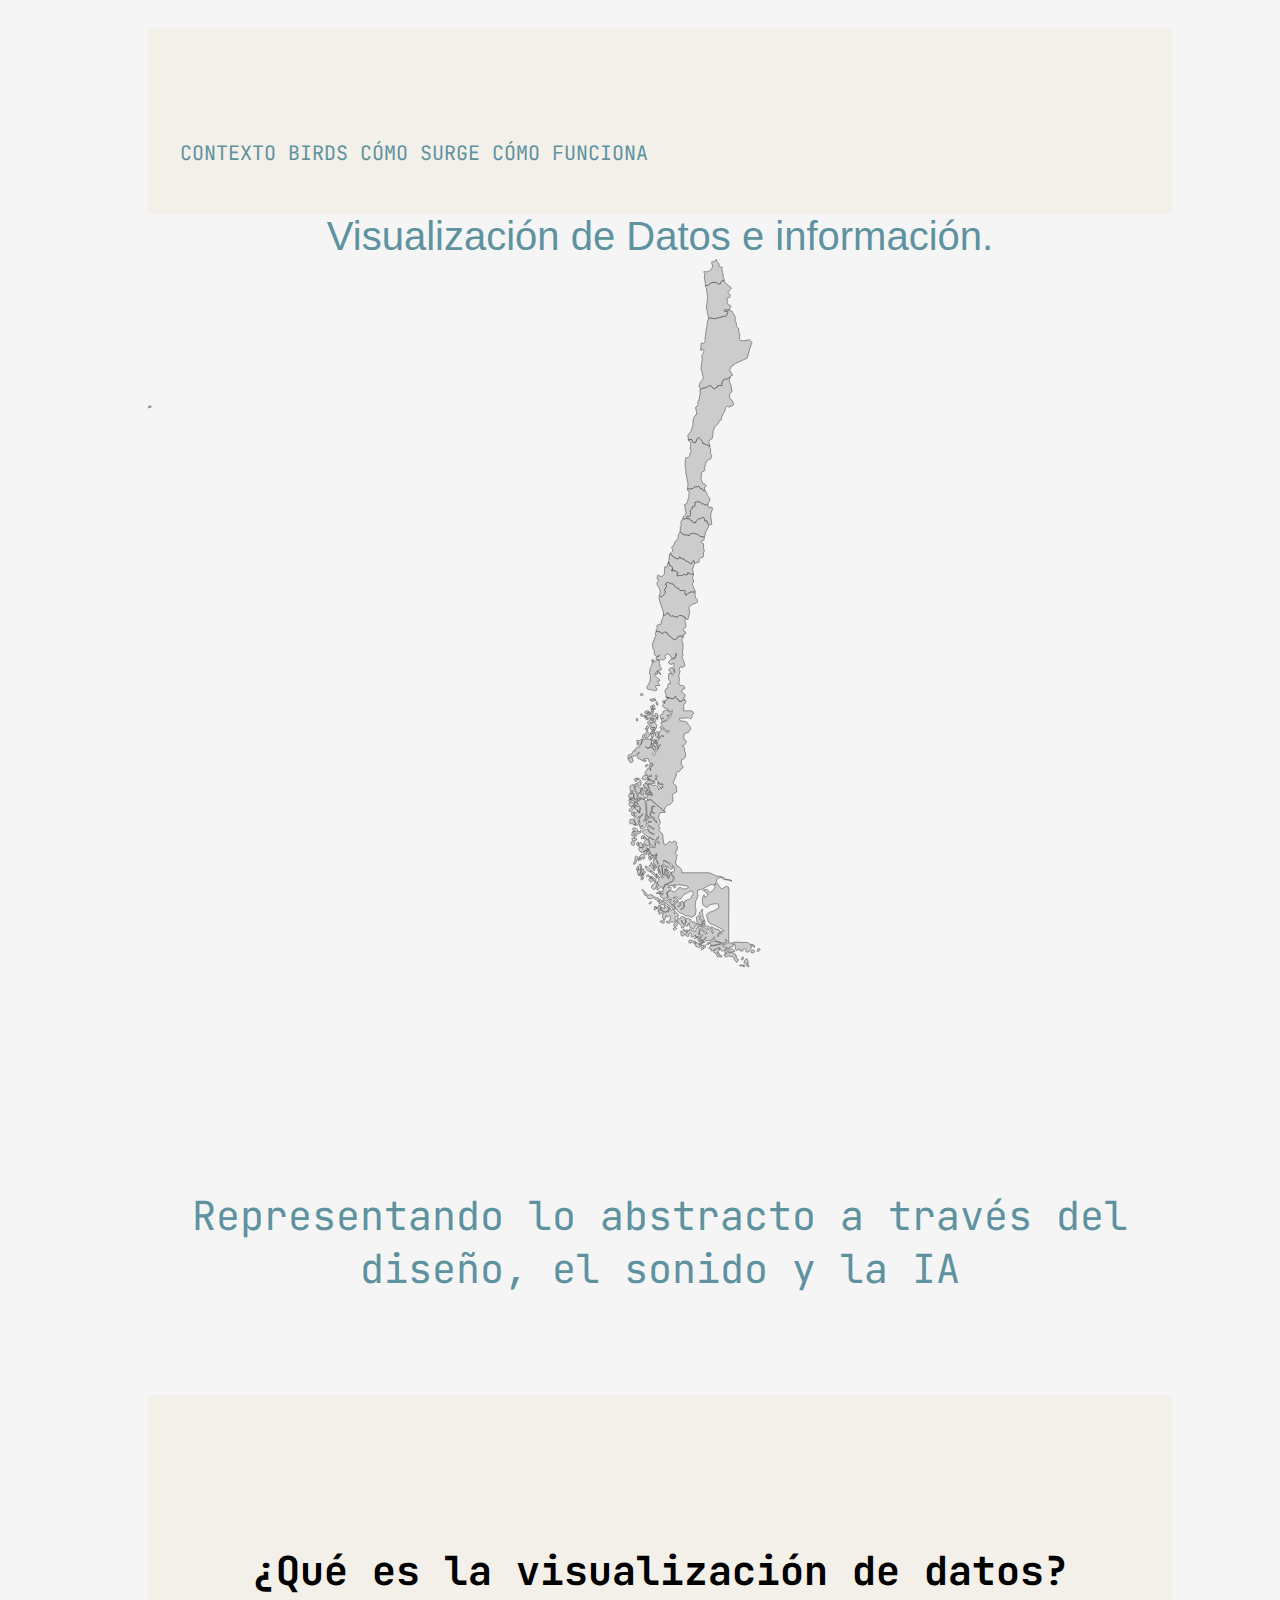
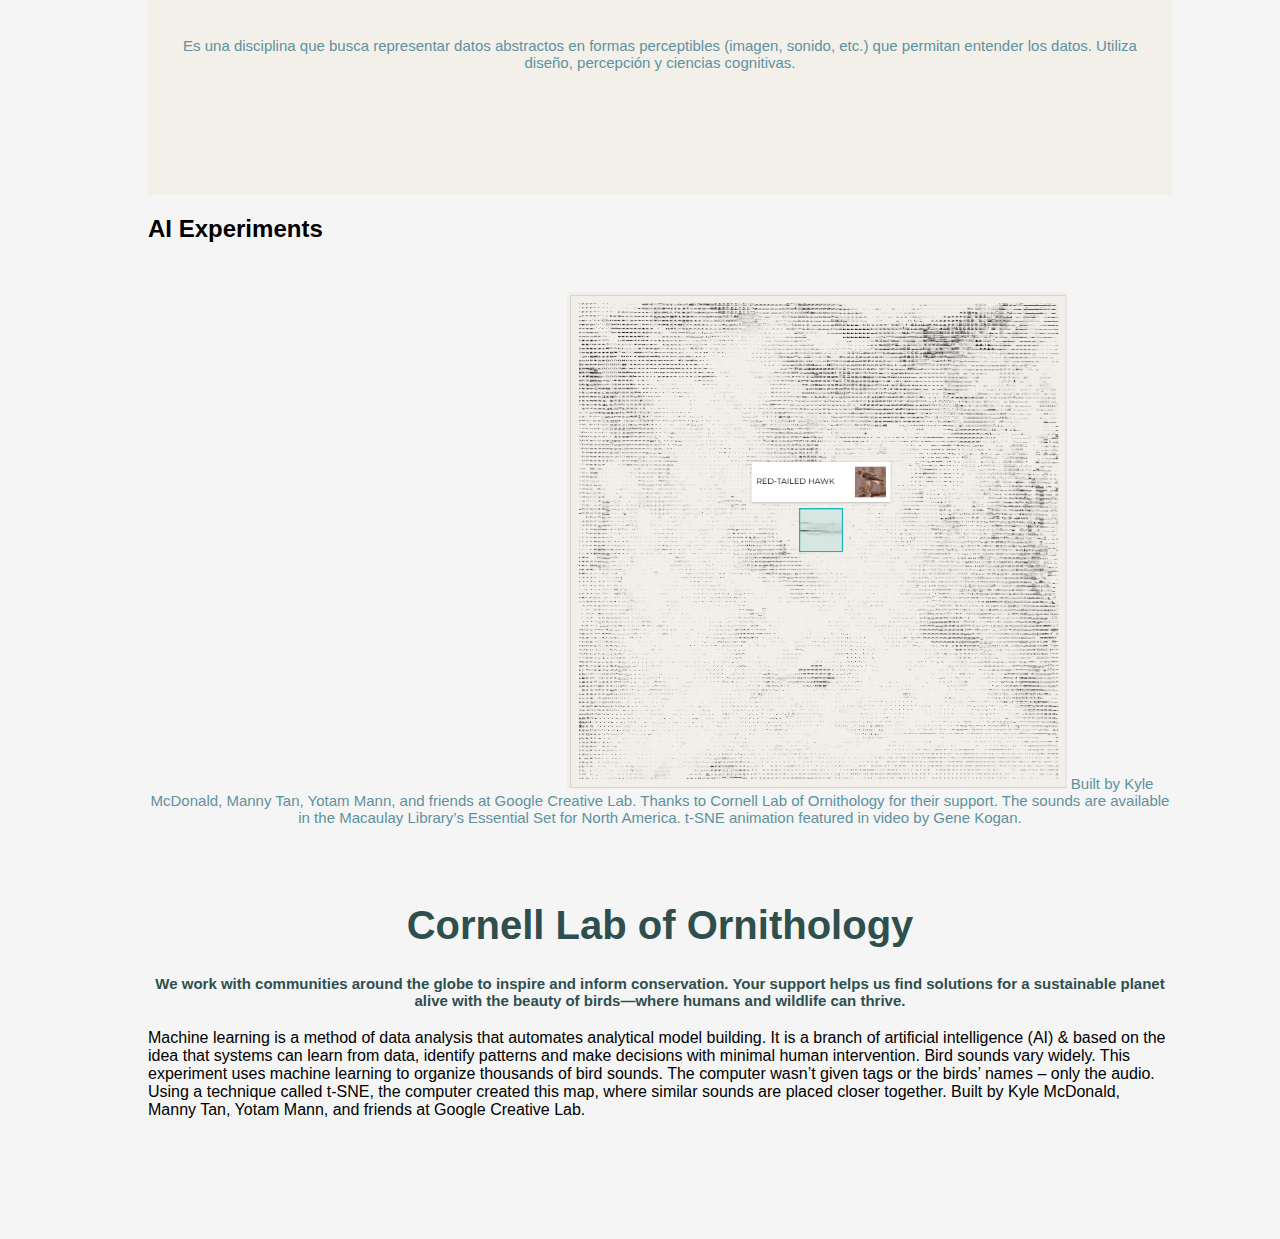
<file: E02-PCOMP/index.html>
<!DOCTYPE html>
<html>
<head>
  <link rel="stylesheet" href="styles.css">
  <style>
@import url('https://fonts.googleapis.com/css2?family=JetBrains+Mono:ital,wght@0,100..800;1,100..800&display=swap');
</style>
</head>
<body>
<div id= "header">
	CONTEXTO
	BIRDS
	CÓMO SURGE
	CÓMO FUNCIONA
</div>
<div id="inicio">
Visualización de Datos e información.
</div>


<!-- SVG COMPLETO OFICIAL -->
<?xml version="1.0" encoding="UTF-8" standalone="no"?>
<svg
   xmlns:mapsvg="http://mapsvg.com"
   xmlns:dc="http://purl.org/dc/elements/1.1/"
   xmlns:cc="http://creativecommons.org/ns#"
   xmlns:rdf="http://www.w3.org/1999/02/22-rdf-syntax-ns#"
   xmlns:svg="http://www.w3.org/2000/svg"
   xmlns="http://www.w3.org/2000/svg"
   version="1.1"
   id="svg4318"
   height="708.72205"
   width="612.5365"
   mapsvg:geoViewBox="-109.449403 -17.500036 -66.416233 -55.907355">
  <metadata
     id="metadata4339">
    <rdf:RDF>
      <cc:Work
         rdf:about="">
        <dc:format>image/svg+xml</dc:format>
        <dc:type
           rdf:resource="http://purl.org/dc/dcmitype/StillImage" />
        <dc:title></dc:title>
      </cc:Work>
    </rdf:RDF>
  </metadata>
  <defs
     id="defs4337" />
  <path
     id="CL-AI"
	 class="region"
     title="Aisén del General Carlos Ibáñez del Campo"
     d="m 520.44216,473.15692 0.22,-0.05 0.46,-0.97 -0.15,-0.4 -0.87,-0.18 -0.31,0.32 -0.38,0.06 -1.42,-0.67 -0.76,-0.91 -0.68,-0.71 -1.13,-0.91 -0.46,-0.18 -0.31,0.09 -0.42,0.48 -0.27,0.37 -0.53,0.07 -0.67,-0.08 -0.35,-0.08 -0.26,-0.23 -0.06,-0.46 0.21,-1.04 0.36,-0.09 0.86,-0.04 0.28,-0.13 0.51,-0.81 -0.98,-1.47 -0.41,-0.87 0.1,-0.73 0.31,-0.53 0.42,-0.19 0.29,-0.03 0.89,0.2 0.44,0 1.26,-0.45 2.85,-1.59 0.77,-0.67 1.73,-1.57 0.56,-1.19 0.42,-1.08 1.19,-3.31 0.09,-1.87 -0.78,0.72 -1.13,0.82 -1.49,-1.14 -1.14,-1.03 0,-0.56 -1.32,-0.62 -0.91,-0.29 -0.45,-0.06 -0.59,-0.12 -0.39,-0.23 -1.39,-1.47 -0.1,-0.62 0.14,-0.63 0.98,-0.92 1.04,-0.89 0.01,-0.75 0.49,-1.04 1.2,-2.42 0.37,0.01 0.64,-0.16 1.43,-0.49 -0.09,-0.54 0,0 0.94,0.02 0.29,0.23 0.89,0.23 2.75,0.47 0.2,-0.78 0.47,-0.7 0.61,-0.63 0.47,-0.33 0.68,0.27 0.07,0.83 1.09,1.82 0.3,0.13 0.64,0.06 0.42,0.29 0.47,0.6 0.26,0.53 0.11,0.77 1.99,-0.22 0.2,-0.79 2,-0.98 0.48,-0.02 1.07,0.5 0,0 0.71,0.97 0.03,0.43 -0.13,0.36 -1.3,2.02 -0.46,0.49 -0.55,1.55 0.25,0.55 0.09,0.5 -0.05,2.23 -0.65,0.47 -0.15,0.4 0.37,0.55 0.7,0.16 2.17,0.04 1.15,0 0.92,-0.15 1.13,-0.04 2.92,0.59 0.48,0.42 0.75,1.67 -0.18,0.67 -0.33,0.36 -0.64,0.1 -0.6,1.42 0.06,0.5 0.1,0.57 -0.08,0.59 -0.74,1.03 -0.39,0.11 -0.49,0 -0.43,-0.14 -0.37,-0.19 -0.67,-0.51 -0.41,-0.29 -0.29,-0.07 -0.38,0 -0.53,0.21 -0.75,0.4 -0.29,0.11 -0.35,0.06 -0.28,-0.11 -0.29,-0.14 -0.3,-0.12 -0.81,-0.18 -0.34,0.16 -0.26,0.44 -0.39,0.15 -1.57,-0.19 -0.32,-0.14 -0.29,-0.14 -0.36,-0.2 -0.4,-0.1 -0.4,0.25 -0.09,0.41 0.21,2.29 1.88,0.41 1.82,0.17 0.94,0.13 2.25,0.77 0.48,0.48 0.73,1.53 2.4,3.13 0.44,1.49 -2.4,3.48 -1.97,0.91 -0.33,-0.02 -0.29,0.05 -0.32,0.08 -0.57,0.22 -0.54,0.4 -0.45,1.95 -0.15,1.5 0.55,2.44 0.42,0.26 0.43,0.14 0.64,0.3 0.29,0.41 0.35,1.5 -0.49,0.41 -0.09,0.05 -0.3,0.27 -0.48,0.65 -0.3,0.49 -0.28,0.58 -0.36,0.42 -0.38,0.17 -0.44,0.1 -0.38,0.04 -0.72,0.34 0.95,1.06 0.49,0.18 0.48,0.24 0.29,0.52 0.08,0.5 0.23,3.27 0.5,1.24 0.27,0.98 0.06,2.36 -0.09,0.65 -0.19,0.39 -1.81,1.72 -0.52,0.22 -0.96,0.07 -0.31,0.33 -0.53,4.53 1.19,1.69 0.43,0.5 0.14,0.69 -0.22,0.96 -0.21,0.3 -1.91,0.93 -0.91,1.58 -1.1,1.22 -0.5,0.16 -0.51,-0.17 -0.38,0.01 -0.52,0.19 -0.29,0.13 -0.31,0.19 -0.21,0.31 -0.13,0.59 0.25,0.25 0.48,0.33 -0.3,1.9 -0.14,0.46 -0.19,0.4 -0.73,1.16 -0.35,0.61 -0.39,0.89 -1.13,3.22 0.05,0.55 0.23,0.42 0.52,0.58 0.4,0.27 0.61,0.15 1.21,1.49 0.31,2.38 0.12,3.35 -1.91,1.23 -0.92,0.37 -0.94,0.52 -0.3,0.21 -0.25,0.35 -0.12,0.45 0.34,1.51 0.09,0.48 0.18,1.38 0.13,1.71 0,0.98 -0.13,0.49 -0.37,0.54 -1.73,1.71 -0.4,0.35 -0.26,0.18 -0.37,0.21 -0.42,0.17 -0.65,0.13 -0.56,-0.03 -0.28,0.08 -0.51,0.22 -0.44,0.3 -0.34,0.43 -1.01,1.5 -1.41,3.34 0.03,0.46 0.1,0.21 0,0 -0.24,-0.17 -4.21,-3.63 -3.39,-2.93 -4.92,-4.28 0,0 -0.04,-0.2 -0.69,-0.44 -0.78,-0.16 -0.39,0.02 -0.52,0.2 -0.3,0.14 -0.31,0.13 -0.52,-0.04 -0.82,-1.08 -0.37,-1.4 0.64,-0.93 1.4,-1.45 0.75,-0.52 0.73,0.44 1.47,1.08 0.28,-0.3 0.09,-2.57 -1.26,-0.41 -0.37,-0.48 -0.25,-0.25 -0.32,-0.06 -0.81,-0.12 0.36,-0.38 1.25,-0.3 -2.07,-0.79 -1.91,-1.73 -1.29,-1.49 -1.33,-0.98 -0.54,-0.01 -0.37,-0.16 -0.15,-1 0.36,-0.62 1.5,-0.92 1.59,0.65 0.93,0.74 0.29,0.5 0.2,0.44 0.26,0.8 0.28,1.8 0.88,0.91 0.43,-0.13 -1.09,-2.71 -0.87,-1.57 -0.08,-0.41 0.37,-0.21 1.47,-0.06 1.75,0.07 0.36,0.26 0.44,0.54 0.8,0.31 1.5,-0.02 1.22,-0.36 2.54,2.29 0.05,1.02 0.51,1.29 0.2,-0.79 0.67,-0.7 0.69,0.06 0.33,0.12 0.37,0.24 0.64,0.04 0.69,-0.63 0.23,-0.29 0.11,-0.58 0.04,-0.71 -0.19,-0.47 -0.11,1.14 -0.27,0.4 -0.58,0.45 -0.28,0.06 -0.37,-0.16 -1.22,-0.8 -1.32,-1.53 -0.94,-1.39 -0.13,-1.61 1.19,0 0.12,0.68 0.47,0.62 0.26,0.18 0.31,0.14 0.72,0.2 2.99,0.18 -0.62,-0.53 -0.99,-0.31 -0.49,-0.02 -0.37,0.05 -0.5,0.13 -0.54,-0.1 -0.62,-0.46 -2.81,-3.47 -0.42,-1.06 0.08,-0.55 0.29,-0.43 0.44,-0.44 0.41,-0.61 -0.27,-1.39 -0.7,-0.75 -0.65,1.34 0.55,0.4 0.08,0.47 -0.61,3.16 -0.28,0.31 -0.35,0.23 -1.69,0.74 -1.15,-0.23 -0.27,-0.14 -0.36,-0.89 -0.45,-0.08 -0.7,-0.03 -2.39,-0.49 -1.13,-0.26 -1.22,0.35 -0.36,0.21 -0.69,0.12 -1.02,-0.16 -0.39,-0.14 -0.96,-0.5 -0.39,-0.63 1.95,-2.96 0.62,-0.42 0.29,-0.05 1.23,0.13 0.39,0.14 0.78,0.66 0.32,1.08 0.5,1.34 0.58,0.69 0.5,0.25 0.53,0.07 0.34,-0.15 -0.4,0.01 -0.72,-0.23 -0.39,-0.41 -0.23,-0.8 0.59,-1.01 1.27,-0.33 0.75,0.32 0.37,0 0.61,-0.26 -0.22,-1.69 -0.98,0.51 -0.52,0.54 -1.67,0.36 -0.28,-0.07 -3.01,-3.16 -0.16,-0.39 0.78,-1.41 1.47,-1.47 0.32,-0.65 0.2,-0.46 0.19,-0.49 1.79,-0.29 0.3,0.16 0.14,0.58 0.02,0.72 0.67,1.37 0.12,0.12 -0.12,-0.3 -0.39,-1.25 0,-0.53 0.14,-0.7 0.18,-0.34 1.04,-1.02 1.53,-2.4 -1.09,-1.09 -0.32,-0.14 -0.32,-0.03 -0.28,0.15 -0.42,0.26 -0.42,-0.14 -1.55,-2.39 -0.25,-1.23 -0.02,-0.51 -1.05,-0.44 -3.97,0.4 -0.05,1.17 0.44,-0.11 0.58,-0.02 1.61,0.49 -0.17,0.56 -0.4,0.32 -0.38,0.02 -0.9,-0.11 -1.12,-0.5 -3.43,-1.64 -1.72,-0.87 -0.95,-1.94 -0.04,-0.6 0.19,-0.48 0.77,-0.98 0.99,-1.01 -0.07,-1.38 -0.32,0.52 -0.23,0.66 -1.39,1.52 -0.54,0.45 -0.98,0.64 -2.31,0.66 -0.58,-0.13 -0.57,-0.05 -1.04,0.33 -0.93,0.45 -0.39,0.32 -0.78,1.32 0.29,0.32 0.69,-0.58 1.56,-1.07 0.39,0.03 0.38,0.24 1.1,3.39 -0.13,0.52 -0.87,0.62 -0.77,0.34 -0.3,0.12 -0.12,0.02 -0.14,-0.02 -0.87,-0.29 -1.05,-1.26 -0.98,-1.81 -0.1,-1.41 0.18,-1.88 0.89,-1.33 0.28,-0.05 0.35,0.03 0.46,0.07 0.66,-0.35 1.77,-1.56 -0.1,-0.72 0.65,-0.76 0.34,-0.31 0.95,-0.51 0.63,0.59 0.03,0.25 0.06,-1.23 0.22,-1 1.58,-1.74 0.59,-0.06 1.28,0.05 1.92,-2.1 0.47,-1.14 0.93,-2.73 0.49,-1.67 0.21,-0.29 3.1,-0.39 1.26,-0.31 0.48,0.17 0.27,0.71 0.74,-0.5 1.53,-0.24 0.28,0.22 0.36,0.53 0.75,2.25 -0.39,2.15 -0.21,0.59 -0.33,0.62 -0.31,0.33 -0.24,0.23 0.32,-0.04 0.9,-0.74 0.27,-1.07 -0.03,-0.43 -0.12,-0.45 0.18,-0.38 1.11,1.09 0.1,0.44 -0.04,0.59 -0.19,0.54 -0.19,0.32 -0.37,0.41 -0.71,0.63 -0.75,0.44 -0.94,0.44 -1.67,0.5 -0.44,0.04 -0.43,-0.19 -0.62,-0.46 -0.34,-0.3 -0.63,-0.42 1.19,1.23 0.32,0.25 0.27,0.17 0.38,0.02 1.41,-0.37 1.13,-0.33 0.45,-0.25 0.74,-0.36 0.34,-0.07 0.59,1.89 1.48,0.98 0.41,0.18 0.13,0.02 0.15,-0.21 -0.39,-0.59 -0.35,-0.23 -0.46,-0.33 -1.15,-1.39 0.47,-1.13 0.33,-0.31 0.97,-0.09 1.85,2.1 -0.06,1.13 -0.14,0.76 -0.21,0.6 -0.24,0.49 -1.02,1.28 -0.45,0.48 -1.17,1.8 1.16,0.89 0.54,0.02 0.4,-0.24 0.22,-0.29 0.75,-1.66 0.18,-0.47 0.32,-1.1 2.44,-3.04 0.56,-1.72 1.52,-2.35 -0.25,-0.23 -1.37,1.94 -0.58,1.01 -0.25,0.69 -0.43,0.87 -0.38,0.47 -0.48,0.17 -0.05,-0.91 0.1,-0.42 0.49,-1.05 0.22,-0.8 0.17,-0.87 0.04,-0.68 -0.36,-1.22 -0.29,-0.9 1.74,-3.47 1.45,-1.68 0.27,-0.29 0.45,-0.39 0.38,-0.17 0.29,-0.04 0.72,0 0.79,0.09 0.45,-0.09 0.3,-0.32 -1.95,-0.66 -0.55,0.06 -0.61,0.21 -0.49,0.41 -0.4,0.75 -0.2,0.3 -1.14,1.1 -0.29,0.07 0.14,-1.87 0.79,-4.67 1.67,-1.57 1.46,-1.06 1.13,-0.48 0.44,0.42 0.1,0.64 0.44,0.46 0.6,0.52 1.26,0.93 0.91,0.32 1.17,0.13 z m 0.07,-14.76 -0.06,0.08 -0.7,0.54 -0.66,0.35 -0.96,1.03 -0.15,0.31 -0.16,0.26 -0.13,0.14 -0.95,0.76 -0.87,0.41 -0.4,0.14 -0.51,0.08 -0.23,-0.04 -0.21,-0.14 -1.51,-1.75 -0.11,-0.22 -0.03,-0.23 0.1,-0.19 1.4,-0.51 0.25,0.1 0.15,0.12 0.23,0.25 0.6,-0.14 0.13,-0.1 -0.38,-0.35 -0.92,-0.4 -0.59,0.37 -0.16,0.19 -0.15,0.13 -0.17,0.01 -0.22,-0.13 -0.15,-0.19 -0.46,-0.95 -0.19,-0.48 -0.26,-1.27 0.56,-0.84 0.12,-0.15 0.43,-0.09 0.16,0.03 1.39,-0.26 0.18,-0.92 0.06,-0.78 -0.03,-0.29 0.05,-0.24 0.28,-0.78 0.15,-0.2 0.18,-0.08 1.81,-0.6 1.27,-0.31 0.16,0.05 1.69,1.38 1.13,0.4 0.27,0.22 0.62,1.06 0.1,0.23 -0.04,0.23 -1.1,1.61 -0.13,0.14 -0.16,0.11 -0.27,0.06 -0.9,-0.09 -0.16,-0.12 -0.19,-0.22 -0.75,-0.28 0.02,0.27 0.13,0.21 0.86,0.59 0.43,0.14 0.57,0.12 0.12,0.31 -0.2,0.43 -0.22,0.34 -0.16,0.14 z m -33.15,81.99 -0.17,0.12 -0.34,0.1 -0.64,-1.54 -0.21,-1.04 -0.31,-2.03 0.04,-0.34 0.31,-0.9 -1.44,-0.86 -0.91,0.47 -0.21,0.07 -0.34,0.08 -0.29,0 -0.19,-0.05 -0.27,-0.18 -0.1,-0.19 -0.03,-0.25 0.07,-0.25 0.28,-0.24 0.26,-0.18 0.4,-0.17 0.51,-0.04 0.36,-0.05 0.22,-0.07 0.28,-0.15 0.23,-0.21 0.24,-0.36 0.17,-0.34 -0.19,-0.06 -0.66,0.4 -1.88,0.23 -0.16,-0.25 -0.52,-4.63 0.09,-0.24 0.59,-0.75 0.41,-0.32 2.07,-0.58 0.25,0.05 0.17,0.2 0.87,2.74 0.1,0.37 0.1,1.25 0.51,1.64 0.34,0.94 0.41,0.47 0.52,0.92 0.74,2.11 0.16,1.85 -0.1,0.4 -0.12,0.19 -1.62,1.67 z m 8.22,-0.16 -1.74,-1.25 -0.25,0 -0.24,0.12 -0.22,0.07 -0.27,0.01 -1.66,-0.35 -0.92,-0.53 -0.2,-0.17 -0.08,-0.21 -0.23,-1.57 0.06,-0.4 0.13,-0.25 0.12,-0.18 1.02,-1.14 0.23,-0.13 0.93,-0.11 0.17,0.04 0.12,0.29 0.3,0.49 0.06,0.29 0.12,0.24 0.63,0.53 0.68,-0.84 0.04,-0.23 -0.18,-0.26 -0.14,-0.09 -0.41,-0.09 -0.49,-0.93 -0.11,-0.25 -0.17,-0.8 0,-0.27 0.03,-0.29 0.61,-3.16 0.13,-0.33 0.11,-0.19 0.18,-0.18 0.17,0.09 0.27,0.38 0.1,0.19 0.06,0.35 0,0.4 0.08,0.83 0.17,1.5 1.3,2.32 -0.29,1.01 0,1.24 0.07,0.96 0.09,0.37 0.7,0.95 0.2,0.05 0.13,-0.17 0,-0.21 -0.08,-0.21 0.01,-0.25 0.18,-0.08 0.15,0.07 0.17,0.13 0.13,0.16 0.03,0.31 -0.11,0.6 -0.09,0.38 -0.12,0.18 -0.16,0.14 -0.73,0.46 -0.26,0.1 -0.3,0.02 -0.23,-0.15 z m -5.73,-5.31 -0.2,-0.01 -0.19,-0.1 -2.02,-4.49 -0.89,-2.71 0.05,-0.62 0.48,-0.05 0.92,0.2 1.66,0.41 0.39,0.21 1.19,0.97 1.6,0.41 0.16,0.2 0.03,0.35 -0.04,0.44 -0.48,3.08 -0.12,0.18 -0.21,0.08 -0.4,-0.02 -0.74,0.5 -0.34,0.25 -0.4,0.33 -0.45,0.39 z m 18.41,-65.56 -0.87,-0.28 -0.53,-0.63 -0.6,-0.02 -0.8,0.21 -0.25,0.01 -0.55,-0.04 -0.19,-0.09 -0.16,-0.12 -0.15,-0.26 -1.28,-1.49 -0.44,0.24 -0.96,0.22 -0.23,-0.05 -0.14,-0.14 -0.09,-0.5 -0.08,-0.64 0.01,-0.2 0.1,-0.41 0.21,-0.28 0.49,-0.49 0.19,-0.16 0.27,-0.06 0.33,0.02 0.14,0.08 0.26,0.09 0.65,-0.06 1.11,-0.2 0.31,-0.09 0.53,-0.34 0.17,-0.13 0.22,-0.05 0.31,0.05 0.26,0.09 0.15,0.08 0.87,0.67 0.14,0.14 0.13,0.15 0.11,0.16 0.57,0.93 0.22,0.58 0.02,0.24 -0.01,0.26 -0.04,0.55 -0.4,1.96 z m -8.34,55.76 -0.53,-0.28 -1.75,-0.72 -0.27,-0.24 -0.01,-0.24 1.15,-1.28 0.15,-0.15 0.26,-0.16 1.35,-0.72 0.28,-0.07 3.2,1.07 1.71,0.7 0.38,0.05 0.21,-0.07 0.43,-0.37 0.18,-0.11 0.15,0.01 0.18,0.12 0.23,0.28 0.06,0.22 -0.08,0.3 -0.27,0.8 -0.26,0.17 -0.47,0.17 -0.2,0.02 -0.53,0.02 -1.53,-0.01 -0.28,-0.04 -0.33,-0.13 -0.2,-0.11 -0.31,-0.06 -0.19,0.02 -2.3,0.66 -0.41,0.15 z m 0.78,-65.33 -0.26,-0.04 -0.39,-0.14 -0.26,-0.16 -0.15,-0.12 -0.21,-0.21 -0.31,-0.41 -0.56,-1.22 -0.01,-0.25 0.04,-0.85 0.17,-0.17 1.94,-0.51 0.22,-0.04 1.25,0.01 2.27,0.13 0.48,0.16 0.19,0.09 0.34,0.22 0.14,0.13 0.19,0.22 0.37,0.58 0.08,0.3 -2.02,0.55 -2.41,1.07 -0.35,0.19 -0.75,0.47 z m -11.5,26.07 -0.17,-0.18 -0.1,-0.24 -0.16,-0.64 0.08,-0.22 0.16,-0.12 1.68,-0.47 0.2,0.09 -0.11,-0.44 -0.36,-0.09 -0.39,0.15 -0.52,0.04 -0.23,-0.06 -0.13,-0.29 -0.52,-1.83 0.08,-0.2 0.23,-0.19 0.31,-0.09 1.3,0.52 0.19,0.1 0.24,0.19 0.88,-0.5 1.21,-1.11 0.74,-0.36 0.33,-0.05 0.15,0.34 0,0.33 -0.06,0.32 -0.66,2.83 -0.09,0.2 -0.11,0.18 -0.38,0.48 -1.52,1.47 -0.23,0.12 -1.01,0.08 -0.34,-0.04 -0.51,-0.17 -0.18,-0.15 z m -7.59,54.3 0.37,-0.51 0.44,0.09 0.4,-0.12 0.22,-0.05 0.38,-0.2 0.16,-0.13 0.27,-0.33 0.08,-0.29 -0.13,-0.13 -0.26,0.25 -0.24,0.21 -0.19,0.1 -0.3,0.05 -0.2,0 -0.97,-0.11 -0.67,-0.34 -0.28,-0.64 0.27,-2.29 0.42,-0.76 0.28,-0.07 3.03,-0.29 0.69,0.14 0.08,0.31 0.28,3.03 -0.07,0.23 -0.66,0.6 -0.32,0.27 -0.91,0.71 -0.43,0.3 -0.19,0.1 -0.22,0.07 -0.43,0.05 -0.51,-0.04 -0.28,-0.11 -0.11,-0.1 z m 16.31,-60.79 -0.22,-0.08 -0.16,-0.27 -0.15,-0.38 -0.03,-0.27 0.12,-0.24 0.33,-0.38 0.25,-0.36 0.01,-0.78 -0.14,-0.86 -0.14,-0.64 0,-0.32 0.03,-0.28 0.07,-0.37 0.06,-0.23 0.15,-0.44 0.19,-0.39 0.23,-0.37 0.32,-0.12 1.31,0.63 0.24,0.19 0.15,0.19 0.29,0.59 0.14,0.41 0.33,1.05 0.17,0.83 -0.27,0.75 -0.12,0.17 -2.2,1.72 -0.17,0.11 -0.79,0.14 z m -6.1,47.58 -0.2,-0.01 -0.77,-0.24 -0.87,-0.39 -0.19,-0.11 -0.11,-0.25 0.21,-0.42 -0.29,-0.25 -0.38,-0.09 -0.38,0.03 -0.28,0.17 -0.32,0.39 -0.24,0.37 -0.21,0.07 -0.35,0.07 -0.49,0.05 -0.3,-0.06 -0.2,-0.19 0.82,-1.19 0.4,-0.33 0.17,-0.12 0.97,-0.29 0.45,-0.11 0.28,0.01 1.28,-0.88 0.98,-1.39 0.83,-0.42 0.21,0.15 0.11,0.72 0.02,0.25 0.02,0.79 -0.03,2.98 -0.75,0.57 -0.14,0.08 -0.25,0.04 z m 17.56,-47.95 -0.13,-0.02 -0.25,-0.15 -1.47,-1.67 -0.07,-2.15 0,-0.32 0.04,-0.33 0.08,-0.22 0.15,-0.28 0.77,-1.14 0.15,-0.12 0.29,-0.05 0.25,0.02 1.04,0.34 0.15,0.23 0.04,0.71 -0.47,3.87 -0.33,1.06 -0.15,0.21 -0.09,0.01 z m -8.88,-14.74 -0.14,-0.01 -1.04,-0.28 -0.07,-0.18 0.2,-0.51 2.15,-2.08 0.21,-0.15 0.26,-0.08 0.26,0.01 2.57,0.67 0.18,0.17 0.54,0.69 0.1,0.24 -0.16,0.18 -0.51,0.31 -0.3,0.1 -0.88,0.25 -0.24,0.02 -1.13,-0.01 -0.73,-0.06 -0.26,0.08 -0.17,0.09 -0.84,0.55 z m 7.56,-5.75 -0.19,-0.01 -0.9,-1.26 -0.05,-1.9 0.06,-0.31 0.21,-0.19 1.38,-0.34 0.24,0.02 0.24,0.12 0.23,0.22 0.45,1.15 0.54,1.66 -0.03,0.21 -0.16,0.11 -1.55,0.48 -0.47,0.04 z m -3.52,-15.93 -0.38,-0.44 -1.42,-0.43 -0.66,-0.26 -0.11,-0.16 0.29,-1.07 0.18,-0.19 0.23,-0.11 0.86,0.11 0.23,0.06 1.88,-0.28 0.79,-0.7 1,1.13 0.29,0.89 0.08,0.44 -1.28,0.11 -0.19,-0.18 -0.24,-0.1 -0.07,-0.2 0.21,-0.17 0.14,-0.18 -0.21,-0.15 -0.38,-0.05 -0.83,0.21 -0.08,0.43 0.17,0.2 0.05,0.22 0.35,0.2 -0.45,0.56 -0.24,0.09 -0.21,0.02 z m -0.11,28.24 -0.19,-0.03 -1.7,-0.65 -0.15,-0.19 -0.32,-1.28 0.32,-0.42 0.87,-0.38 0.22,-0.02 0.2,0.09 0.13,0.15 0.18,0.55 0.13,0.15 0.17,0.11 0.23,0.06 0.25,0.04 0.53,0.02 0.25,-0.01 0.51,-0.1 0.4,-0.06 0.38,0.06 0.19,0.1 0.14,0.13 0.2,0.35 0.13,0.4 0.03,0.38 -0.15,0.31 -0.14,0.06 -1.04,0.01 -1.23,0.04 -0.54,0.13 z m -7.47,61.87 -0.13,-0.09 -0.88,-1.9 -0.04,-0.24 -0.02,-0.38 -0.01,-0.53 0.02,-0.8 0.49,-0.72 0.24,0 0.28,0.24 0.45,0.44 1.54,1.56 0.34,0.69 -0.58,0.85 -0.16,0.14 -1.54,0.74 z m 10.71,-44.49 -0.46,-0.43 -0.13,-0.15 -1.71,-2.29 0.01,-0.34 0.19,-0.55 0.16,-0.19 0.2,-0.07 0.67,-0.03 0.26,0.03 1.27,0.56 0.61,0.46 0.2,0.23 0.08,0.35 -0.1,0.37 -0.77,1.53 -0.2,0.38 -0.17,0.11 -0.11,0.03 z m -8.94,-33.53 -1.58,-0.38 -0.25,-0.23 -0.08,-0.19 -0.18,-0.67 0.09,-0.29 0.31,-0.34 0.2,-0.14 2.72,-0.83 0.71,0.24 0.49,0.81 0.16,0.31 -0.01,0.21 -0.34,0.12 -1.26,0.32 -0.96,0.21 -0.19,0.08 0.17,0.77 z m 5.9,23.59 -0.13,0 -0.75,-0.14 -0.18,-0.17 -0.44,-1.13 -0.27,-0.74 -0.01,-0.42 0.71,-0.89 0.47,-0.29 0.24,-0.02 0.68,0.36 0.66,0.67 0.29,0.6 0.01,0.32 -0.12,0.62 -0.28,0.77 -0.88,0.46 z m -23.13,64.22 -0.13,-0.02 -0.17,-0.08 -0.22,-0.25 -0.07,-0.31 0.1,-1.31 0.34,-0.04 0.64,0.29 0.64,0.16 0.28,0.04 0.23,-0.05 0.16,-0.13 0.85,-0.78 1.11,-0.98 0.67,0.47 0.2,0.58 0.06,0.23 0.03,0.31 -0.28,0.42 -0.24,0.2 -2.46,0.91 -1.74,0.34 z m 20.96,-67.16 -0.07,-0.13 0.02,-0.23 0.07,-0.54 0.07,-0.31 0.13,-0.16 0.21,-0.16 0.01,-0.43 0.12,-0.27 0.19,-0.26 0.14,-0.26 0.08,-0.22 0.17,-0.18 0.21,-0.03 0.2,0.13 0.19,0.1 0.26,0.03 0.32,-0.01 0.16,0.06 0.16,0.12 0.13,0.15 0.39,0.19 0.19,0.16 0.19,0.1 0.21,-0.05 0.35,-0.28 0.24,-0.09 0.22,0.17 0.06,0.31 -0.1,0.41 -0.15,0.35 -0.1,0.27 -0.25,0.42 -0.08,0.4 -0.19,0.05 -0.29,-0.2 -0.14,-0.01 -0.22,-0.07 -0.25,-0.37 -0.29,-0.08 -0.28,-0.02 -0.46,-0.2 -0.47,-0.11 -0.15,0.05 -0.23,0.19 -0.32,0.09 -0.22,0.23 -0.15,0.39 -0.13,0.23 -0.15,0.07 z m -0.45,32.78 -0.18,-0.12 -0.63,-0.81 -0.02,-0.28 0.02,-0.28 0.46,-1.35 0.13,-0.23 0.15,-0.13 0.16,-0.05 1.85,0.1 0.81,0.63 -1.16,1.65 -0.32,0.34 -0.16,0.13 -0.18,0.1 -0.71,0.25 -0.22,0.05 z m 4.64,-45.31 -0.54,-0.53 -0.45,-0.52 -0.15,-0.26 -0.08,-0.18 -0.1,-1.48 0.09,-0.31 0.22,-0.26 0.21,-0.13 0.21,-0.05 0.31,-0.02 0.29,0.13 0.14,0.2 0.9,2.31 0.07,0.61 -0.08,0.27 -0.1,0.19 -0.22,0.19 -0.28,0.05 -0.18,-0.04 -0.19,-0.09 -0.07,-0.08 z m -6.09,72.63 -0.2,-0.3 -0.15,-0.14 -0.26,-0.19 -1,-0.67 -0.3,-0.16 -0.72,-0.28 -0.2,-0.17 -0.21,-0.3 -0.06,-0.22 1.84,-1.4 0.24,-0.12 0.19,-0.02 0.31,0.08 0.2,0.24 -0.01,0.35 -0.2,0.61 -0.01,0.26 0.17,0.33 0.41,0.63 0.27,0.31 0.3,0.23 0.2,0.21 -0.07,0.29 -0.16,0.14 -0.4,0.25 -0.18,0.04 z m -6.1,-57.01 -0.04,-0.23 -0.01,-0.38 0.05,-0.25 0.26,-1.07 0.09,-0.2 0.1,-0.19 0.19,-0.24 0.15,-0.12 0.18,-0.1 0.8,-0.38 0.34,0.01 0.16,0.13 0.06,0.21 -0.19,1.93 -0.43,1.07 -0.19,0.17 -0.17,0.11 -0.28,0.05 -0.19,-0.02 -0.73,-0.17 -0.14,-0.14 -0.01,-0.19 z m 11.28,5.24 -0.16,-0.06 -0.13,-0.21 -0.22,-0.65 -0.02,-0.31 0.13,-0.32 0.09,-0.19 0.39,-0.62 0.22,-0.27 2.08,-1.24 0.2,0.04 0.18,0.31 0.07,0.2 0.07,0.33 0.06,1.04 -0.22,-0.15 -0.13,-0.15 -0.23,-0.05 -0.6,0.06 -0.28,0.12 -0.26,0.96 -0.46,0.89 -0.78,0.27 z m -18.13,38.38 0.06,-0.36 -0.04,-0.24 -0.13,-0.16 -0.61,-0.23 -0.26,-0.05 -0.29,-0.03 -0.25,-0.07 -0.17,-0.25 0.54,-0.58 1.77,-0.98 0.25,0.12 0.43,0.58 0.18,0.39 0.26,0.84 -0.07,0.32 -0.21,0.36 -0.13,0.16 -0.19,0.18 -0.41,0.23 -0.98,0.19 0.25,-0.42 z m 16.5,-39.82 -0.66,-1.57 -0.34,-0.6 -0.17,-0.51 0.16,-0.36 0.12,-0.16 0.52,-0.44 0.2,-0.05 0.98,0.35 0.04,0.69 -0.05,1.5 -0.07,0.3 -0.2,0.52 -0.44,0.31 -0.09,0.02 z m -5.15,-21.37 -0.26,-0.04 -0.88,-0.56 -0.88,-1.39 -0.02,-0.29 0.15,-0.24 0.16,-0.11 0.85,-0.28 0.28,0.13 1.62,2.32 -0.01,0.21 -0.9,0.23 -0.11,0.02 z m -0.04,10.8 -1.34,-0.8 -0.15,-0.12 -0.21,-0.21 -0.26,-0.36 -0.06,-0.21 0.1,-0.28 0.19,-0.19 0.29,-0.11 0.23,-0.03 0.25,-0.01 0.64,0 0.28,0.09 0.19,0.17 0.24,0.31 0.17,0.31 0.54,1.35 -0.15,0.16 -0.24,0.1 -0.28,0.06 -0.36,-0.11 -0.07,-0.12 z m 4.88,-16.83 -0.35,-0.08 -0.45,-0.13 -0.28,-0.15 -0.13,-0.14 -0.07,-0.26 0.07,-1.41 1.48,0.21 0.37,0.07 0.29,0.13 0.15,0.12 0.15,0.19 0.09,0.24 0.08,0.31 0.03,0.36 -0.06,0.3 -0.2,0.14 -1.17,0.1 z m 12.51,-10.47 -0.42,-0.09 -1.1,-0.55 -0.17,-0.27 -0.08,-0.38 0.04,-0.32 0.24,-0.52 0.18,-0.24 0.94,-0.51 0.28,-0.05 0.18,0.04 0.15,0.12 0.11,0.15 0.04,0.34 -0.21,2.09 -0.18,0.19 z m -11.97,5.99 -0.25,-0.02 -0.17,-0.08 -0.55,-0.48 -0.24,-0.33 -0.46,-1.71 0.87,-0.96 0.21,0.05 0.89,1.07 0.5,0.64 -0.82,0.3 -0.05,0.31 0.01,0.25 0.06,0.96 z m 4.99,-3.85 -1,-1.8 -0.41,-0.97 -0.01,-0.32 0.08,-0.31 0.19,-0.36 0.12,-0.15 0.32,0.01 1.02,1.39 0.31,1.38 -0.08,0.52 -0.4,0.5 -0.14,0.11 z m -11.07,90.17 -0.29,-0.71 -0.71,-1.3 -0.07,-0.21 -0.02,-0.23 0.25,-0.27 0.23,0.01 0.37,0.17 1.06,0.61 0.71,0.49 0.25,0.2 0.12,0.24 -0.02,0.24 -0.19,0.18 -0.28,0.15 -0.77,0.39 -0.36,0.15 -0.18,-0.03 -0.1,-0.08 z m 1.4,-67.01 -0.74,-0.6 -0.22,-0.2 -0.13,-0.15 -0.11,-0.22 0.02,-0.31 0.2,-1.06 0.18,-0.35 0.37,-0.03 0.19,0.1 1.15,1.08 -0.43,1.77 -0.16,0.12 -0.18,-0.04 -0.14,-0.11 z m -1.86,-12.01 -0.54,-0.03 -1.77,0.01 -0.65,-0.33 0.01,-0.26 0.08,-0.2 0.57,-0.6 0.21,-0.13 0.28,-0.05 0.2,0.01 0.36,0.07 1.07,0.24 0.23,0.12 0.11,0.96 -0.16,0.19 z m 0.02,50.18 -0.34,-0.72 0,-0.74 0.11,-0.18 0.86,-0.48 0.21,-0.07 0.48,-0.06 0.43,0.04 0.31,0.08 0.12,0.16 -0.04,0.31 -0.13,0.4 -0.12,0.18 -1.57,1.3 -0.23,0.14 -0.12,-0.23 0.03,-0.13 z m -8.82,-45.63 -0.14,-0.01 -0.21,-0.14 -0.47,-1.39 -0.06,-0.2 -0.03,-0.22 0.04,-0.26 0.15,-0.27 0.31,-0.43 0.33,-0.09 0.21,0.14 0.77,1.29 0,0.92 -0.66,0.62 -0.24,0.04 z m 15.91,-9.82 -1.48,-0.79 -0.21,-0.23 -0.29,-1.12 0.25,-0.1 2.25,0.71 0.07,1.63 -0.09,0.19 -0.28,-0.07 -0.22,-0.22 z m -5.1,2.92 -0.12,-0.03 -0.16,-0.14 -0.21,-0.27 -0.11,-0.22 -0.01,-0.24 0.09,-0.19 1,-0.47 1.42,-0.12 0.76,1.07 -0.72,0.2 -1.94,0.41 z m 3.69,80.64 -0.12,-0.01 -0.3,-0.19 -1.21,-0.83 -0.86,-0.88 -0.13,-0.34 0.09,-0.3 0.29,-0.11 0.26,-0.01 0.15,0.01 0.31,0.08 1.38,0.96 0.17,0.13 0.14,0.22 0.06,0.23 -0.23,1.04 z m 5.37,-51.44 -0.14,-0.01 -1.38,-0.39 -0.35,-0.27 -0.11,-0.26 0.02,-0.28 0.68,-1.34 0.2,-0.15 0.16,-0.05 0.63,0.61 0.41,2.02 -0.12,0.12 z m -0.05,-24.1 -0.5,-0.31 -0.27,-0.22 -0.11,-0.81 0.1,-0.28 1.6,-0.41 0.2,0 0.19,0.16 0.04,0.22 -0.22,1.48 -0.25,0.27 -0.27,0.06 -0.36,-0.06 -0.15,-0.1 z m -2.48,-12.68 -1.09,-0.21 -0.49,-0.15 -0.2,-0.15 -0.13,-0.15 -0.09,-0.17 -0.06,-0.25 0.53,-0.55 0.37,-0.3 0.31,-0.06 0.15,0.06 0.61,0.43 0.63,0.8 -0.1,0.37 -0.09,0.19 -0.16,0.08 -0.19,0.06 z m -2.5,13.11 -0.36,-0.03 -1.47,-0.61 -0.2,-0.23 0.26,-0.18 0.8,-0.12 0.43,-0.09 0.2,-0.07 0.35,-0.19 0.25,-0.17 0.26,-0.07 0.57,0.14 0.13,0.24 -0.09,0.79 -0.16,0.19 -0.17,0.1 -0.51,0.23 -0.29,0.07 z m -13.58,60.13 -0.12,-0.01 -0.56,-0.47 -0.12,-0.17 -0.34,-1.23 0.15,-0.14 0.33,-0.01 1.16,0.25 0.14,0.08 0.26,0.32 0.32,0.54 0.08,0.25 -0.16,0.29 -0.56,0.22 -0.58,0.08 z m 3,-63.54 -0.14,-0.08 -0.29,-0.46 -0.06,-0.2 -0.07,-0.45 -0.01,-0.37 0.03,-0.78 0.1,-0.26 0.13,-0.15 0.21,0 0.76,0.46 0.13,0.21 0.05,0.28 -0.02,0.27 -0.2,1.21 -0.33,0.22 -0.17,0.09 -0.12,0.01 z m 12.31,14.98 -1.01,-0.3 -0.38,-0.13 -0.08,-0.19 0.08,-0.27 0.2,-0.15 0.64,-0.23 0.29,-0.04 1.45,0.03 0.18,0.1 0.04,0.29 -0.03,0.37 -1,0.5 -0.16,0.03 -0.22,-0.01 z m 0.92,-21.93 -1.41,-0.27 -0.17,-0.2 -0.07,-0.68 2.2,-0.21 0.23,0.07 0.11,0.73 -0.03,0.3 -0.2,0.14 -0.21,0.05 -0.33,0.06 -0.12,0.01 z m 11.58,-11.92 0.62,-0.43 0.71,-0.14 0.54,0.57 0.36,0.14 0.24,0.02 0,0 -0.21,0.2 -0.9,0.08 -1.36,-0.44 z" />
  <path
     id="CL-MA"
	 class="region"
     title="Magallanes y Antártica Chilena"
     d="m 516.04216,615.96692 -0.32,-0.03 -0.48,-0.14 -0.49,-1.25 -0.25,-2.57 -0.1,-2.51 -0.28,-1.97 -0.22,-0.55 -0.65,-0.73 0.14,0.54 0.44,1.21 0.16,1.16 0.73,7.56 -0.13,0.8 -0.42,0.24 -0.46,-0.26 -2.79,-2.37 -0.28,-0.36 -0.21,-0.68 0.06,-0.88 -0.44,-1.51 -0.61,-1.68 0.71,-0.44 0.15,0.54 1.15,2.49 1.08,1.77 0.46,-0.16 -1.1,-2.43 -1.57,-3.57 0.54,-0.26 0.46,-0.32 0.64,-0.84 -2.06,0.59 -1.2,1.59 -0.88,-1.72 -0.41,-1.61 -0.91,-0.23 -0.72,-0.26 -0.33,-4.28 0.06,-0.54 0.28,-0.76 1.3,0.41 1.46,1.68 0.39,0.91 0.73,1.83 0.19,1.01 0.19,-0.13 0.09,-0.59 -1.38,-4.17 -1.2,-4.51 0.57,-0.39 0.54,0.85 0.15,0.64 -0.29,-2.49 -0.32,-0.37 -0.35,0.23 -1.38,1.66 -0.35,0.27 -0.29,0.08 -2.61,-0.76 -0.64,-0.51 -0.34,-2.55 -0.86,-0.62 -0.33,-0.26 -0.16,-2.41 0.34,-0.57 0.62,-0.46 0.59,-0.23 3.27,-0.01 0.32,0.22 0.49,0.81 1.02,-2.83 -0.02,-2.29 0.42,-0.6 1.22,-0.38 0.46,0 0.82,0.56 0.19,0.7 0.42,0.3 0.43,-0.99 -0.87,-0.88 -0.68,-0.13 -0.58,-0.18 -0.95,-1.09 -0.04,-0.5 0.27,-0.52 0.34,-0.11 0.48,-0.11 0.37,-0.24 0.25,-0.3 0.45,-1.88 -2.64,2.61 -0.23,0.48 -0.37,1.42 -0.4,1.9 0.12,0.55 0.09,0.64 -0.15,0.41 -1.5,1.46 -0.27,0.15 -1.37,-0.16 -1.08,-1.27 -0.58,-1.46 -1.02,-2.29 -0.8,-2.75 1.07,-0.37 1.3,0.5 0.36,0.26 0.32,0.31 0.34,0.28 0.42,0.21 1.85,0.3 -0.71,-0.5 -0.72,-0.24 -1.21,-0.9 -0.62,-0.76 -2.44,-0.22 -2.59,-1.85 -3.06,-3.09 -0.06,-0.66 0.33,-0.58 0.5,-0.58 0.7,-0.5 1.34,-0.45 0.84,0.29 1.19,-0.14 0.79,1.02 0.29,0.71 0.98,1.13 3.42,1.56 0.91,0.19 0.26,0.01 0.2,-0.18 -3.77,-1.79 -0.31,0.02 -0.33,-0.15 -0.44,-0.48 -2.32,-4.17 0.14,-0.91 0.33,-0.51 0.98,0.13 0.67,0.21 1.38,1.53 3.33,1.38 0.05,-0.66 -0.19,-0.62 -1.54,-0.68 -1.28,-0.55 -2.82,-1.47 -0.39,-0.58 -0.34,-1.47 1.46,-0.84 0.75,-0.27 0.69,-0.12 0.44,0.17 0.58,-0.14 0.14,-0.68 -1.81,0.26 -1.26,0.34 -0.28,-0.08 -0.32,-0.91 -0.09,-1.11 0.09,-0.53 1.11,-1.13 1.87,-0.64 0.34,-0.1 1.99,0.48 0.25,0.47 0.31,1.25 0.38,0.65 0.52,0.26 0.42,0.13 0.93,0.96 0.37,1.3 0.16,-0.7 -0.29,-0.99 -0.35,-0.83 -0.27,-0.26 -1.08,-0.1 -0.36,-1.5 0.05,-1.25 -0.58,-0.42 -1.08,0.14 -1.48,-0.49 -0.23,-0.3 -0.16,-1.51 0.55,-2.96 0.21,-0.33 0.44,0.01 0.52,0.47 0.17,0.45 0.3,0.48 0.72,0.43 0.44,0.14 0.55,-0.15 -0.64,-0.38 -0.45,-0.11 -0.26,-0.2 -0.8,-1.32 -0.43,-3.5 0.17,-0.42 0.45,-0.61 0.25,-0.27 0.34,-0.17 0.45,-0.02 0.41,0.28 0.28,0.31 0.49,0.06 -0.04,-0.48 -0.88,-0.47 -2.14,0.24 -0.11,0.89 0.14,1.96 -0.95,1.77 -0.59,1.83 -0.14,1.21 -0.49,2.97 -0.31,0.46 -0.33,0.06 -0.36,-0.25 -1.55,-2.09 -0.33,-1.86 -0.03,-3.92 0.05,-4.29 -0.22,-0.72 -0.3,-0.69 -0.25,-1.09 0,-0.68 0.15,-0.47 0.87,-1.43 0.58,0.39 0.43,0.16 0.34,-0.08 0.56,-0.43 0.44,-0.15 1.17,0.11 0.94,0.37 0,0 4.92,4.28 3.39,2.93 4.21,3.63 0.24,0.17 0,0 1.15,0.32 -0.7,0.8 -4.08,0.12 -0.59,0.04 -1.07,2.87 -0.6,2.13 0.19,0.4 0.76,1.01 0.98,4.07 -0.28,0.4 -0.51,0.48 -0.39,0.48 -0.36,1.94 0.56,0.62 0.35,0.33 0.28,0.4 -0.06,0.67 -0.39,0.54 -0.33,0.69 -0.16,0.72 0.2,0.63 1.23,0.95 1.24,1 0.24,0.3 0.21,0.39 0.57,1.36 0.16,0.6 0.24,3.22 0.29,2.18 0.75,3.17 0.26,0.43 0.3,0.25 0.4,0.06 0.36,-0.09 0.45,-0.16 0.49,-0.27 0.49,-0.44 0.83,-1.13 0.28,-0.26 0.47,-0.29 1.52,-0.75 0.41,0 0.4,0.38 0.25,0.34 0.28,0.25 0.46,0.18 0.46,-0.06 0.28,-0.21 0.32,-0.63 0.31,-0.39 0.35,-0.18 0.38,-0.06 1.72,0.25 1.09,0.86 -0.09,0.55 -0.54,1.21 0.06,0.55 0.45,0.55 0.32,0.45 0.37,0.7 0.16,0.51 -0.33,3.51 -0.23,0.45 -0.74,0.09 -0.87,1.67 0.27,1.15 0.34,0.48 0.36,0.27 0.51,0.28 0.58,0.76 -0.19,0.62 -0.42,0.44 -0.27,0.61 -0.02,1.09 0.05,0.9 -0.54,1.95 -0.31,0.32 -0.44,0.33 1.58,4.17 0.44,0.25 0.71,0.12 0.38,0.18 0.29,0.19 0.36,0.27 0.68,0.56 1.82,2.07 0.25,0.61 0,0.76 0.45,1.88 3.07,0.03 6.56,0.01 11.36,0 4.61,-0.03 1.59,0 0.79,0.33 2.52,1.15 4.33,1.92 2.47,0.01 0.77,-0.01 2.86,1.19 0.59,0.26 0.79,0.57 1.52,1.14 1.44,0.24 1.12,0.17 1.04,0.19 1.99,0.54 -0.08,1.14 -0.52,-1.02 -0.44,-0.2 -2.43,-0.41 -1.7,-0.09 -0.29,0.03 -1.76,-0.34 -0.57,-0.23 -0.29,-0.2 -0.58,-0.53 -0.35,-0.29 -0.69,-0.43 -0.5,-0.23 -0.51,-0.05 -0.32,-0.01 -0.82,0.08 -2.51,1.13 -0.36,0.28 -0.18,0.39 -0.04,0.66 -0.07,1.61 -0.95,1.59 -0.35,0.46 -0.74,0.74 -0.25,0.36 -0.33,0.23 -1.51,-0.23 -0.41,-0.41 -1.47,0.33 -3.23,1.43 -0.42,0.22 -4.63,2.79 -0.45,0.04 -2.22,0.28 -1.81,0.33 -0.45,3.43 0.19,0.67 0.27,0.31 -0.01,1.72 -1.1,3.23 -0.27,0.48 -0.31,0.36 -0.23,0.51 -0.13,0.71 -0.53,4.03 0.02,0.77 0.05,0.58 0.16,0.79 0.22,0.61 0.19,0.78 0.11,0.68 0.07,0.89 -0.07,0.76 -0.5,3.06 -0.3,0.62 -0.7,0.88 -2.67,1.25 -0.71,0.27 -2.39,-1.22 -0.43,-0.13 -0.61,-0.08 -0.65,-0.05 -0.32,0 -0.57,-0.07 -0.92,-0.28 -2.2,-1.63 -1.16,-0.31 -1.64,-0.5 -0.92,-0.51 -2.46,-2.56 -0.85,-1.27 -0.68,-1.11 -0.34,-0.63 -0.46,-1.21 0.42,-2.02 1.98,-1.76 2.44,0.3 0.41,1.11 0.09,0.54 -0.06,0.87 -0.19,0.57 -0.91,0.62 -0.99,0.53 0.55,0.23 1.19,-0.36 0.49,-0.32 0.83,-0.62 0.09,-0.5 -0.08,-0.78 -0.13,-0.97 -0.04,-0.51 0.13,-0.76 0.34,-0.45 1.76,0 0.42,0.51 0.72,4.4 -0.17,0.58 -0.28,0.29 -0.45,0.38 -1.34,0.77 -0.39,0.17 -0.5,0.36 -0.01,0.69 0.13,0.12 0.7,-0.44 1.69,-0.65 0.44,-0.29 0.6,-1.2 -0.08,-1.57 -0.19,-1.15 0.09,-1.46 0.41,-1.69 3.72,-1.95 0.43,0.04 0.38,-0.01 0.44,-0.12 0.3,-0.18 0.29,-0.22 0.27,-0.3 2.85,-4.98 0.15,-0.59 -0.69,-1.25 -1.25,-0.37 -1.36,-0.09 -3.62,1.98 -3.02,1.93 -1.17,0.98 -0.23,0.64 -1.49,2.31 -0.8,0.23 -0.41,-0.03 -0.52,-0.35 -0.3,-0.39 -0.29,-0.55 -0.26,-0.46 -0.28,-0.29 -1.17,-0.41 -3.04,0.78 -0.4,0.47 1.15,-0.15 1.42,0.01 2.19,1.89 0.3,0.62 -0.17,0.44 -1.99,0.61 -0.46,-0.1 -0.55,-0.49 -1.03,-0.32 -0.69,0.36 0.36,0.62 0.52,0.23 0.3,0.01 0.44,0.23 -1.4,2.75 -0.45,0.19 -0.74,-0.24 -0.42,-0.59 -0.25,-0.29 0.12,0.9 1.19,1.4 0.39,-0.35 0.41,-0.09 1.45,2.22 0.21,0.59 -0.25,0.44 -1.37,0.22 -0.15,0.01 -0.39,-0.47 -2.78,-2.3 -1.9,-1.07 -1.09,-0.77 -0.32,-0.45 -1.5,-1.22 -0.29,-0.13 -0.43,-0.02 -0.36,-0.14 -0.97,-0.92 -1.23,-1.75 3.17,0.2 1.12,-0.24 0.76,0.12 1.37,1.13 1.01,1.7 0.32,0.33 0.62,-0.08 0.23,-1.24 -0.8,-0.72 -0.59,-0.65 0.49,-0.98 0.64,0.15 0.81,0 -0.68,-0.48 -0.97,-0.19 -0.4,0.12 -0.36,0.42 -0.37,0.12 -1.23,-1.07 0.37,-0.45 0.17,-0.24 0.31,-1.07 -0.58,-0.8 -0.43,-1.38 -0.12,-1.85 0.6,-0.77 2.79,-1.84 1.94,1.19 1.66,0.55 0.64,-0.18 1.69,-1.45 1.68,-1.98 0.2,-0.46 2.33,-0.34 1.6,1.15 0.68,0.16 0.79,0.05 1.04,-0.04 0.55,-0.07 0.41,-0.06 0.47,-0.16 2.03,-1.01 -0.61,-1.45 -0.36,-0.29 -0.56,-0.02 -0.35,0.12 -0.44,-0.01 -1.84,-0.3 -2.12,-0.48 -3.04,-0.38 -2.07,0.1 -0.5,0.11 -0.46,0.59 -0.36,0.88 -0.73,1.65 -1.79,-1.52 0.68,-1 0.39,-0.29 0.44,0.03 0.64,-0.34 -0.3,-0.4 -1.53,0.5 -0.3,0.26 -1.2,0.15 -2.28,-0.01 -1.55,1.93 0.25,0.29 1.02,-0.67 1.83,0.7 0.04,0.54 -1.08,1.58 -0.64,0.65 -0.94,0.83 -0.86,0.18 -0.36,0.11 -0.42,0.55 -0.35,0.61 0.46,1.46 0.38,1.58 -0.05,1.02 -0.42,0.91 -1.5,0.54 -0.09,0.08 -0.47,0.26 -1.12,0.11 -1.64,-0.69 -1.86,-1.77 1.96,-1.49 1.09,-1.16 -1.74,-0.25 -2.83,-1.81 0.72,-0.58 1.32,0.1 0.35,0.4 2.23,-0.27 -0.3,-0.73 -0.05,-0.89 2.21,-4.93 0.6,-0.34 1.22,0.23 0.75,0.23 0.43,0.11 -0.39,-0.54 -1.35,-0.3 -0.44,-0.06 -0.42,0.04 -1.08,0.22 -0.38,0.39 0.21,1.24 -0.12,0.45 -1.36,2.12 -0.54,0.02 -0.34,-0.23 -0.11,-0.47 -0.04,-1.02 -0.39,-0.23 -0.35,0.15 -1.6,1.39 -0.8,0.83 -0.52,0.88 -0.23,0.47 -1.17,-0.56 0.15,-2.87 0.76,-0.95 0.57,-0.17 0.38,0.19 0.18,-0.4 -0.68,-0.22 -0.25,-0.45 -0.72,-2.12 0.01,-0.7 0.23,-0.43 0.42,0.11 0.42,0.07 0.37,-1.23 -0.26,-2.17 -0.86,-1.52 -1.12,-1.67 -0.23,-0.62 0.11,-0.76 0.4,-0.33 0.37,0.41 0.22,0.85 1.7,2.66 0.43,0.06 0.67,-0.53 1.7,1.1 0.33,0.09 0.83,-0.18 0.32,-0.27 0.36,-1.01 0.72,-1.13 0.96,-0.51 1.04,-0.52 0.54,0.08 0.04,1.64 -0.05,1.07 1.07,1.44 0.64,0.33 0.49,-0.56 0.83,-3.24 -0.16,-0.86 -0.46,0.48 -0.45,1.23 0.02,0.58 -0.41,0.97 -0.95,-0.69 -0.01,-1.98 1.17,-2.97 0.85,-0.44 1.53,1.13 -0.06,1.31 0.56,0.98 0.56,0.29 0.26,0.26 0.69,1.35 0.28,0.69 -0.59,2.81 -0.48,0.57 -1.88,0.77 -2.66,1.68 0.42,0.16 1.12,-0.41 2.64,-1.05 0.77,-0.5 1.28,-1.33 0.33,-2.62 -0.21,-0.5 -0.96,-1.18 -1.41,-1.85 -0.25,-1.98 0.46,-0.43 1.64,0.26 0.37,-0.18 0.31,-0.32 0.2,-0.37 -0.17,-3.01 -0.54,-1.39 -2.16,-2.57 -0.77,-0.73 -0.37,-0.2 -0.62,-0.11 -0.67,-0.02 -1.23,-0.55 -1.96,-1.33 -0.31,-0.54 -0.57,-0.46 -0.61,0.11 -1.18,0.34 -0.39,0.47 0.19,0.4 0.56,0.24 0.35,-0.11 0.56,-0.41 1.25,0.38 1.24,0.67 1.8,1.59 2.02,2.05 0.32,0.16 1.64,0.46 0.3,0.4 -0.23,1.14 -0.86,0.99 -1.33,0.12 -1,-0.69 -0.35,-0.75 -2.34,-1.06 -2.83,-2.12 -0.91,-0.59 -0.6,0.08 0.81,2.2 0.47,0.29 0.55,0.11 0.39,-0.01 0.5,-0.25 0.51,0.32 0.38,0.41 0.47,0.81 -0.88,1.48 -0.33,0.22 -0.56,0.12 -0.97,0.32 1.71,-0.25 0.89,-0.73 0.52,-0.32 0.48,0.34 0.15,0.61 -0.47,0.5 -0.98,0.41 -0.87,0.44 -0.72,0.47 -0.23,0.59 -0.45,2.84 z m 64.7,64.21 -0.02,2.38 -0.08,0.09 -0.1,0.03 -0.24,-0.02 -0.17,-0.09 -0.3,-0.3 -0.51,-0.59 -0.29,-0.22 -1.91,-0.93 0.57,1 0.15,0.19 0.19,0.23 0.35,0.25 0.6,0.25 0.15,0.49 -0.3,0.41 -0.46,0.22 -2.25,0.45 -1.51,0.17 -0.34,-0.01 -0.29,-0.06 -5.25,-1.93 -0.98,-0.39 -1.49,-0.81 -0.14,-0.56 0.08,-0.27 0.42,-0.46 0.07,-0.27 -0.06,-1.53 -0.15,0.02 -1.09,0.75 -0.1,1.46 -0.26,0.54 -4.96,1.09 -1.75,0.12 -0.47,0.02 -0.48,-0.13 -0.36,-0.24 -0.2,-0.48 -0.05,-0.81 0.23,-0.37 0.3,-0.38 0.75,-1.3 0.06,-0.33 -0.17,-0.14 -1.23,1.58 -0.38,0.83 -0.14,0.4 -0.01,0.25 -0.43,0.16 -0.54,-0.15 -2.79,-0.18 -1.55,0.8 -0.2,0.05 -0.17,-0.01 -0.55,-0.14 -0.3,-0.21 -0.2,-0.33 0.68,-0.87 0.24,-0.19 0.22,-0.08 0.57,-0.12 0.43,-0.16 0.86,-0.51 1.22,-0.8 0.26,-0.24 0.83,-1.21 0.08,-0.29 -0.12,-0.13 -0.29,-0.03 -0.86,0.04 -0.19,0.06 -0.95,1.05 0.22,0.22 0.36,0.23 -0.1,0.21 -0.66,0.42 -1.28,0.45 -1.02,0.27 -1.38,-0.06 -0.32,-0.77 0.2,-0.13 0.63,0.01 1.12,-0.37 0.15,-0.17 -0.16,-0.17 -0.21,-0.05 -0.15,0.01 -0.89,0.27 -0.92,0.75 -1.09,1.4 -0.36,0.1 -0.14,-0.18 0.01,-0.3 0.13,-0.3 0.13,-0.21 0.21,-0.29 0.13,-0.22 0.11,-0.25 0.38,-1.59 -0.03,-0.52 -0.62,-0.14 -0.38,0.29 0.05,0.35 -0.08,0.27 -0.21,0.3 -1.51,0.87 -0.23,0.11 -1.31,-0.58 -0.28,-0.15 -0.14,-0.2 -0.01,-0.27 0.18,-0.16 0.21,-0.03 0.2,-0.76 -0.06,-0.91 -1.01,-1.36 -0.27,0.02 -0.68,0.77 -1.07,2.8 -0.1,0.54 -0.15,-0.02 -0.22,-0.13 -2.26,-1.71 -0.17,-0.22 -0.4,-0.05 -0.42,0.15 -0.6,0.54 -0.3,0.42 -0.27,0.11 -1.36,0.09 -0.15,-0.02 -0.34,-0.1 -0.22,-0.24 -0.15,-0.46 -0.33,-1.43 -0.11,-1.44 0.11,-1.14 0.17,-0.17 0.21,-0.03 0.76,0.29 0.67,0.75 0.2,0.52 0.05,0.27 0.19,0.31 0.27,0.16 1.06,0.42 0.89,0.31 0.17,0.01 1.33,-0.69 -1.65,-1.92 -0.32,-0.18 -0.19,0.04 -0.49,0.25 -0.23,0.01 -0.62,-0.39 -0.18,-0.25 -0.11,-0.76 0.81,-0.47 0.37,-0.04 0.32,0.03 0.15,0.03 0.26,0.27 0.15,0.63 0.98,1.43 0.24,0.19 0.23,0.11 0.53,0.13 1.02,-0.41 0.07,-0.24 -0.25,-0.25 -0.84,-0.12 -0.23,-0.12 -0.16,-0.17 -0.23,-0.43 -0.15,-0.54 0.23,-0.3 0.19,-0.02 2,0.88 1.01,-0.47 -0.67,-0.4 0.27,-0.38 0.54,-0.39 0.22,0.01 2.37,1.44 3.11,0.95 0.47,-1.31 0.01,-0.33 -0.02,-0.3 -0.04,-0.28 -0.13,-0.61 0.15,-0.28 0.6,-0.38 0.56,-0.18 0.62,-0.03 0.49,0.03 1.54,0.16 0.15,0.03 0.55,0.21 0.08,0.21 -0.83,1.28 -0.57,1.37 -0.3,1.45 -0.29,1.95 0.49,-0.58 1.08,0.95 -0.65,-1.22 -0.11,-0.22 -0.14,-0.55 0.06,-0.41 0.46,-1.45 0.11,-0.23 0.3,-0.46 0.19,-0.23 0.55,-0.54 0.24,-0.01 0.18,0.44 0.2,0.34 1.49,1.29 0.49,0.22 0.18,0.12 0.16,0.15 0.75,0.63 0.15,0.19 0.13,0.2 0.16,0.34 0.19,0.31 0.3,0.13 0.29,0.03 1.58,-0.69 -1.32,-1 -0.34,-0.25 -0.6,-0.33 -0.35,-0.16 -0.71,-0.38 -0.26,-0.15 -0.31,-0.21 -0.56,-0.4 -0.17,-0.25 -0.71,-1.26 0.13,-0.47 -0.05,-0.37 -0.21,-0.37 -0.18,-0.24 -0.23,-0.27 -0.35,-0.24 -0.84,-0.28 -0.28,-0.05 -0.62,-0.07 -1.22,0.07 -0.5,-0.02 -0.26,-0.07 -0.2,-0.14 -0.27,-0.27 -0.2,-0.34 -0.55,-2.27 0.54,-0.17 0.35,0.31 1.07,0.79 1.88,0.98 4.31,2.44 2.67,2.49 0.25,0.12 0.98,-1.12 0.05,-0.25 -0.17,-0.17 -1.02,-0.25 -0.25,-0.09 -0.33,-0.34 -0.13,-0.28 0.03,-0.27 0.92,-0.9 0.53,-0.47 0.24,-0.18 0.2,-0.04 0.15,0.02 0.69,0.49 0.49,0.68 1.45,3.18 1.04,2.69 0.35,0.44 0.26,-0.13 0.2,-1.77 -0.94,-2.3 -0.54,-1.24 -0.24,-0.18 -0.31,-0.32 0.23,-0.61 0.13,-0.12 0.32,-0.01 0.57,0.16 1.6,0.84 0.33,0.34 0.37,0.5 3.5,0.87 1.89,1.13 0.2,0.14 0.13,0.2 0.07,0.35 -0.04,0.27 -1.06,1.31 -0.15,0.11 -0.53,0.31 -0.2,0.23 -0.57,1.21 -0.17,0.42 0.45,1.32 0.15,0.16 0.15,-0.85 0.51,-1.28 0.37,-0.82 0.16,-0.35 0.18,-0.24 0.44,-0.33 0.3,-0.09 0.17,0.07 0.13,0.2 0.19,0.47 0.23,0.61 0.07,-0.07 0.34,-0.59 -0.21,-0.84 -0.15,-0.35 -0.02,-0.5 0.1,-0.37 0.2,-0.39 0.16,-0.09 0.64,0.01 0.15,0.02 0.42,0.18 0.53,0.47 0.19,-0.03 0.19,-0.21 0.02,-0.89 -0.21,-0.25 -0.2,-0.14 -0.93,-0.58 -2.64,-1.55 -1.95,-0.92 -0.38,-0.13 -1.18,-0.51 -0.2,-0.14 -0.19,-0.23 -0.29,-0.47 -1.56,-0.63 -0.4,-0.11 -0.28,-0.05 -0.32,-0.03 -0.28,-0.05 -0.38,-0.13 -1.26,-0.5 -2.33,-1.64 -0.25,-0.27 -0.12,-0.29 -1.11,-3.71 -0.4,-2.07 -0.09,-0.56 -0.04,-0.45 0.05,-0.49 0.28,-0.52 0.25,-0.24 3.24,-2.09 0.19,-0.05 0.44,0.06 0.31,0.02 0.17,0.01 0.29,-0.03 0.74,-0.25 5.7,-3.19 0.19,-0.14 0.19,-0.35 0.07,-0.47 0,-0.25 -0.23,-2.44 -0.13,-0.32 -0.27,-0.26 -2.72,-0.23 -0.46,0.02 -4.11,0.63 -0.14,0.04 -0.59,0.22 -0.51,0.32 -0.58,0.48 -0.18,0.23 -0.32,0.55 -0.27,0.17 -1.84,0.84 -0.21,0.04 -0.15,-0.02 -0.23,-0.11 -0.29,-0.21 -2.6,-2.18 -0.09,-0.24 -0.4,-1.84 -0.09,-1.18 0.01,-0.32 0.42,-4.26 0.08,-0.33 0.09,-0.24 0.2,-0.28 1.08,-1.3 0.18,0.17 -0.21,0.56 -0.03,0.37 0.28,1.15 0.24,0.06 1.64,-0.53 0.23,-0.09 0.3,-0.19 0.17,-0.16 0.15,-0.17 0.13,-0.19 0.1,-0.23 0.38,-1.35 0.04,-0.29 -0.03,-0.38 -0.14,-0.25 -1.48,-0.26 -0.67,-1.07 -0.02,-0.29 -0.13,-0.34 -0.26,-0.29 -0.34,-0.16 -0.43,-0.07 -0.16,0 -0.28,0.04 -0.39,0.08 -0.2,-0.05 -0.08,-0.21 0.33,-0.48 0.4,-0.24 2.61,-0.48 0.27,-0.04 0.35,0.07 0.36,0.21 0.15,0.16 0.19,0.29 0.21,0.51 0.48,0.72 0.22,0.27 0.35,0.3 0.35,0.14 0.29,0.04 0.29,-0.03 0.34,-0.14 2.47,-1.47 0.3,-0.27 0.26,-0.38 1.29,-2.2 0.13,-0.44 0.02,-0.31 -0.08,-1.88 0.3,-0.35 0.31,-0.25 1.61,-0.86 0.5,-0.16 0.8,1.04 0.13,0.19 0.09,0.23 0.06,0.26 0.03,0.29 0.12,0.28 1.58,2.17 0.16,0.16 0.43,0.38 0.38,0.26 0.39,0.1 0.23,-0.01 0.39,-0.17 1.61,-0.8 1.85,-1.22 0.18,-0.14 0.2,-0.29 1.66,0.67 1.1,0.85 -0.01,0.21 -0.03,3.38 -0.05,11.36 0.01,1.47 -0.02,4.09 -0.04,7.91 -0.03,3.8 -0.04,8.16 0.02,0.5 -0.02,4.66 0.02,5.97 z m -87.15,-110.25 -0.17,-0.04 -1.07,-0.6 -0.28,-0.36 0.4,-0.77 0.44,-0.41 0.9,-0.6 0.37,-0.16 0.31,0.21 0.49,0.34 -0.68,-0.92 -0.38,-0.08 -0.41,0.18 -1.17,0.96 -0.49,0.1 -0.36,-0.63 0.09,-1.04 0.28,-2.06 -0.5,-2.25 0.5,-3.26 0.59,-0.62 0.84,-0.68 1.83,-2.55 -0.56,0.2 -0.87,1.16 -1.58,1.86 -1.14,0.76 -0.22,-0.45 -0.11,-0.89 -0.5,0.64 -0.05,0.6 0.02,1.12 0.03,0.84 0.24,0.56 0.36,0.5 -0.31,2.9 -0.44,1.99 -0.48,-0.11 -1.32,-1 -1.03,-2.08 -1.15,-2.66 0.34,-1.29 -0.28,-1.54 -0.49,-0.89 -0.6,-0.62 -0.49,0.23 -0.44,0.26 -0.35,-1.17 -0.07,-0.67 -0.02,-1.22 0.54,-0.69 0.32,-0.12 0.31,0.07 0.75,1.34 0.17,0.59 0.51,1.07 1.14,1.48 0.41,0.29 0.12,0.04 0.02,-0.18 -0.53,-0.94 -0.51,-0.71 -0.26,-0.34 -0.3,-0.48 -0.61,-1.45 0.05,-1.04 0.67,-0.17 0.31,0.37 0.77,1.28 0.44,0.15 1.21,-1.65 0.15,-0.42 -0.33,-0.9 0.48,0.36 1.14,1.4 0.83,1.1 0.41,-1 0.88,-4.21 -0.89,-1.06 -0.52,-0.55 -0.32,-0.22 -0.29,-0.48 -0.77,-1.73 -0.53,-1.48 0.17,-0.95 1.03,-0.78 1.95,-1.36 1.4,-0.36 2.85,0.68 0.25,0.88 0.35,3.21 0.34,0.95 0.06,0.45 -0.11,2.71 0.45,2.34 0.07,0.47 -0.01,1.85 -0.38,2.65 -0.27,1 -0.34,0.59 -0.13,0.84 0.33,0.98 -0.71,0.78 -0.7,1.51 0.04,0.64 0.94,-0.96 -0.06,-0.43 0.04,-0.46 0.89,-0.19 0.35,0.41 0.33,0.7 0.08,1.38 -0.73,4.25 -0.19,0.35 -0.9,1.1 -1.22,1.09 -0.45,0.13 -1.51,0.04 z m 88.14,123.27 -0.31,-0.04 -0.33,-0.1 -0.29,-0.4 -0.27,-0.67 -0.35,-0.33 -0.42,0.01 -0.5,0.4 1.99,2.14 0.79,-0.23 0.42,-0.27 0.35,-0.16 0.44,-0.07 0.7,0.13 0.96,0.42 2.57,1.26 0.26,0.51 -0.11,0.7 -0.23,0.51 0.6,0.19 0.85,-0.11 -0.59,1.32 0.88,1.48 0.43,0.18 0.69,0.09 -0.17,2.01 -1.05,1.02 -0.18,0.15 -0.07,0.03 -0.39,-0.09 -0.19,-0.37 -0.47,-0.74 -1.12,-1.29 -0.56,-1.24 0.17,-0.93 -1.56,-1.32 -0.28,-0.09 -0.48,0.6 -0.82,0.06 -0.96,-0.87 -0.98,-0.06 -1.72,0.02 -0.57,0.71 -0.78,0.34 -0.36,-0.01 -0.63,-0.49 -0.64,-0.76 -0.41,-0.82 0.47,-0.71 0.95,-0.29 0.37,-0.06 0.35,0.15 0.48,-0.11 0.2,-1.26 -1.82,0.65 -0.21,-0.48 0.27,-1.42 0.43,-1.26 0.58,-0.63 0.14,-0.47 -2.24,1.74 -0.89,0.22 -1.61,-0.5 -0.36,-0.22 -0.39,-0.38 -0.32,-0.54 -0.4,-1.64 -1.84,0.34 -0.38,0.13 -0.32,0.23 0.9,-0.08 0.98,0.11 0.4,1.49 -1.51,0.57 -0.22,1.03 1.22,1.89 0.04,1.53 1.25,0.29 0.99,0.07 -0.12,1.48 -0.25,0.26 -2.21,-0.57 -1.47,0.28 -0.93,-2.18 0.38,-0.87 0.75,-0.18 0.26,-0.24 -1.01,-0.56 -0.39,-0.03 -1.14,1 -0.55,-1.07 -1.29,-0.59 0.08,-0.77 0.43,-0.84 1.1,-0.87 0.39,-0.12 0.47,-0.21 0.34,-0.49 -0.58,0 -0.63,0.39 -1.3,1 -2.13,0.62 -0.36,0.02 -0.88,-0.85 0.78,-0.14 0.3,-0.25 -0.87,-0.94 -1.58,-0.08 -0.24,-0.26 0.31,-0.71 1.12,-1.27 0.51,-0.25 1.46,-0.34 2.13,-0.24 3.98,-0.75 2.41,-0.63 2.88,-0.25 2.27,0.09 0.33,-0.07 1,-0.78 1.14,-0.21 2.09,-0.22 1.51,0.6 0.89,1.21 0.23,0.98 -0.17,0.65 -3.26,1.51 -0.25,0.38 -0.84,0.22 -1.75,-0.48 -0.73,-0.47 -0.51,-0.52 -0.45,-0.4 -0.29,-0.22 -1.6,-1.12 -0.3,0 -0.27,0.6 1.36,1.53 1,0.62 1.67,0.98 2.55,0.11 2.14,0.04 0.94,0.07 1.47,0.98 0.98,1.09 -0.08,0.48 -4.23,0.63 -0.81,0.01 z m -67.46,-36.36 0.7,-0.49 0.14,-2.31 -1.88,0.11 -0.61,0.45 -0.52,0.25 -0.42,0.13 -1.23,0.03 0.65,-0.53 0.41,-0.24 0.27,-0.32 -0.13,-0.97 -0.42,-0.03 -0.57,0.06 -0.44,-0.06 -0.31,-0.31 0.02,-0.96 0.19,-0.49 0.25,-0.24 0.61,-0.1 0.37,0.3 0.29,0.03 0.33,-0.24 0.45,-0.44 0.29,0.03 1.09,0.59 0.27,0.38 0.18,0.46 0.36,0.61 0.41,0.26 1.24,0.39 0.41,0.03 1.32,-0.04 1.29,-0.22 -0.02,-0.63 -0.43,0.01 -0.3,0.28 -0.97,0.08 -0.94,-0.11 -0.46,-0.07 -1.02,-0.27 -0.45,-0.31 -1.75,-2.83 -0.32,-0.92 0.62,-0.07 0.5,0.18 0.79,0.4 2.62,0.51 -0.38,-1.22 -0.61,-0.89 1.38,-0.46 1.07,0.12 1.26,0.52 0.54,2.6 -0.23,1.08 -0.26,0.92 0.45,1.35 0.85,-2.51 0.12,-0.75 -0.39,-0.89 -0.34,-0.91 1.04,0.38 0.74,0.93 0.87,2 1.22,-0.98 1.45,0.21 0.65,0.42 0.55,0.95 -0.06,0.67 -0.43,-0.05 -0.41,0.15 -0.26,0.49 0.6,1.6 0.48,-0.7 0.52,-0.64 1.57,0.64 0.33,0.26 1.36,1.77 -0.5,0.35 -0.25,0.07 -0.27,0.99 -0.47,0.31 -0.36,-0.04 -1.13,-0.25 -0.92,0.79 0.02,1.72 0.27,0.23 0.58,0.27 0.46,0.14 -0.06,1.12 -1.46,0.15 -1.5,1.3 -0.36,0 -0.31,-0.14 -0.59,-0.73 -1.21,0.64 -1.62,1.06 -0.73,-0.01 -1.71,-0.86 -0.43,-0.48 0.29,-0.41 1.62,-0.03 1.64,-1.09 0.7,-4.14 -1.05,-0.56 -0.39,0.25 -0.92,0.81 -0.45,0.2 -1.25,-0.08 -0.09,-0.55 -0.05,-0.63 -0.52,-0.22 -0.6,2.51 -0.02,0.59 -0.43,1.67 -1.29,-0.59 -0.5,-1.25 -0.49,-1.35 -0.31,-0.95 0.1,-0.24 z m 74.57,26.27 1.37,0.01 1.46,0.17 1.24,0.12 1.97,0.09 0.9,-0.09 0.32,-0.02 1.8,-0.01 0.61,0.06 0.97,0.23 0.53,0.15 0.48,0.2 0.34,0.17 0.55,0.3 0.26,0.25 1.59,2.45 0.03,1.59 -0.37,1.08 -0.19,0.4 -0.13,0.21 -1.87,2.49 -0.14,0.11 -0.62,0.08 -0.17,0 -1.44,-0.44 -0.24,-0.1 -0.31,-0.2 -0.19,-0.24 -0.09,-0.25 0.04,-0.41 0.29,-0.36 0.16,-0.26 0.04,-0.27 -0.1,-0.23 -0.29,-0.31 -0.29,-0.22 -0.37,-0.13 -0.42,-0.1 -0.29,-0.01 -0.27,0.07 -0.48,0.21 -0.17,0.17 -0.13,0.21 -0.15,0.36 -0.14,0.62 0.04,0.62 -0.16,0.18 -0.22,0.04 -2.04,-0.15 -0.25,-0.09 -0.76,-0.46 0.21,-0.27 0.19,0 -0.02,-0.44 -0.43,-0.77 -0.27,0.1 -1.87,1.01 -0.46,0.28 -0.1,0.01 -0.31,-0.04 -0.24,-0.1 -0.21,-0.14 -0.26,-0.26 -0.1,-0.24 -0.56,-2.66 0.09,-0.42 -0.32,-2.35 -0.28,0.07 -1.3,0.07 -0.43,-0.54 -0.19,-0.86 0.23,-0.32 0.16,-0.09 1.89,-0.32 1.88,-0.01 z m -75.41,-39.63 0.95,-0.18 0.17,0.06 1.04,0.7 1.61,1.14 0.16,0.27 -0.15,0.34 -0.21,0.12 -0.15,0.01 -1.62,-0.1 -3.54,-0.94 -0.13,-0.65 -0.09,-0.28 -0.98,-0.45 -0.41,-0.87 -1.64,-1.57 -0.23,0.06 -1.38,-1.37 -0.88,-1.14 -1.2,0.27 -0.6,0.32 -0.68,0.43 -3.34,-0.13 -0.33,-0.2 -0.35,-1.39 -1.05,-1.31 -0.28,-0.01 -0.89,-0.23 -1.15,-0.91 -0.12,-0.27 0.12,-0.41 0.27,-1.13 -0.39,-0.63 -0.14,-0.1 -0.36,-0.08 -0.67,-0.33 -0.2,-0.13 -0.73,-0.98 0.6,-0.91 0.18,-0.02 0.66,0.45 2.05,2.01 0.8,0.95 0.55,1.29 0.62,0.71 1.58,0.36 0.18,-0.32 0.58,-0.16 0.96,-0.18 1.49,0.58 1.82,1.07 0.89,0.78 0.59,0.37 1.07,0.54 0.89,0.03 0.02,-0.45 0.68,0.17 0.6,0.8 0.1,0.19 0.25,1.01 -0.14,0.28 -0.22,0.28 -0.13,0.32 0.52,1.42 0.15,0.25 0.22,0.12 0.54,-0.98 -0.15,-0.44 -0.14,-0.53 -0.14,-0.82 0.18,-0.25 0.21,-0.02 0.26,0.08 0.41,0.18 1.56,1.95 0.06,0.27 -0.78,0.69 z m 29.68,17.81 0.34,1.51 1.15,0.25 1.27,-0.56 0.97,0.68 0.13,0.28 0.26,1.84 0.06,2.22 -1.72,2.66 -0.17,0.16 -0.26,-0.02 -0.25,-0.25 -0.54,-0.71 -0.81,-0.19 -1.34,-0.62 -1.36,-2.55 -0.07,-0.41 0.11,-0.4 0.17,-0.16 0.45,-0.04 0.21,-0.12 0.1,-0.19 -0.55,-0.9 -1.17,0.97 -0.54,1.6 -0.08,0.26 -0.04,0.54 -1.44,-0.33 -0.25,-0.17 -0.3,-0.76 -0.15,-0.51 -0.11,-0.46 0.06,-0.33 0.84,-1.02 -0.36,-2.8 0.17,-0.54 0.3,-0.37 0.23,-0.18 0.6,-0.12 1.43,0.03 1.32,0.58 1.09,0.6 0.13,0.12 0.12,0.41 z m 10.77,5.21 -0.13,-0.04 -1.2,-0.49 -0.58,-0.27 -0.54,-0.3 -0.18,-0.15 -1.29,-1.21 -0.27,-0.31 -0.84,-1.56 -0.27,-2.43 -0.02,-0.3 0.02,-1.36 0.11,-0.23 0.77,-0.57 0.71,-0.27 0.23,0.04 1.23,0.42 0.31,0.28 0.18,0.07 0.15,0.02 0.26,-0.15 0.19,-0.32 0.01,-0.3 -0.14,-0.35 -0.25,-0.32 -0.19,-0.14 -0.62,-0.3 -0.13,-0.2 -0.08,-0.32 -0.06,-1.57 0.08,-0.34 0.43,-0.13 0.2,-0.13 0.19,-0.14 0.25,-0.24 0.32,-0.35 0.2,-0.29 0.11,-0.23 0.12,-0.39 0.11,-0.48 0.11,-0.31 0.12,-0.21 0.22,-0.19 0.66,-0.11 0.22,0.23 -0.07,1.77 -0.06,0.27 -0.08,0.27 -0.04,0.29 -0.02,0.49 0.01,0.31 0.04,0.29 0.7,3.34 0.82,2.1 0.52,1.44 -0.05,0.37 -0.29,0.33 -0.3,0.1 -0.53,0.03 -0.15,-0.02 -0.27,-0.07 -0.23,-0.11 -0.39,-0.28 -0.44,-0.4 -0.38,-0.61 -0.18,-0.23 -1.34,-1.33 -0.09,0.26 0,0.31 0.17,0.8 0.09,0.24 0.11,0.21 0.29,0.38 0.25,0.25 0.14,0.19 0.28,0.46 0.61,1.99 0.1,0.39 0.23,1.82 -0.17,0.29 z m -16.31,-6.89 -0.71,0.74 0.15,0.27 0.31,0.32 0.51,1.99 -0.05,0.39 -0.83,1.23 -0.26,0.33 -0.2,0.05 -0.15,-0.02 -0.53,-0.16 -0.21,-0.13 -0.18,-0.16 -0.22,-0.28 -1.2,-1.92 -0.03,-0.38 0.06,-0.52 -0.12,-0.21 -0.22,0.01 -0.16,0.35 -0.02,0.32 0.07,0.33 0.49,1.7 0.52,0.65 0.2,0.12 0.34,0.19 1.39,1.76 0.01,0.37 -0.13,0.29 -1.13,1.85 -0.15,0.1 -0.21,-0.01 -1.21,-0.28 -0.26,-0.5 0.19,-1.31 -2.24,-2.27 -1.29,-1.4 -0.19,-0.23 -0.14,-0.27 -0.09,-0.24 -0.41,-2.56 -0.06,-0.54 0.07,-0.39 0.6,-0.12 0.15,-0.01 0.15,0.03 0.87,0.37 0.2,0.22 0.17,0.48 0.6,-0.01 0.74,-1.77 0.23,-0.67 0.37,-0.2 0.29,-0.12 3.14,1.16 0.97,0.5 -0.06,0.39 -0.13,0.17 z m -48.14,-84.28 -0.3,0.47 -1.74,2.34 -0.18,0.21 -0.32,0.12 -1.04,-0.08 -0.15,-0.06 -0.06,-0.21 0,-0.33 0.16,-0.36 0.5,-0.32 0.4,-0.5 0.63,-0.92 -0.2,-0.19 -0.96,0.27 -0.7,0.46 -1.45,0.63 -0.19,0 -0.15,-0.15 0.01,-0.36 0.19,-1.55 0.35,-1.23 0.38,-1.08 0.11,-0.29 0.17,-0.22 0.19,-0.1 0.26,-0.02 0.24,0.09 0.95,0.4 0.06,0.22 -0.15,0.24 -0.14,0.09 -0.4,0.08 -0.57,0 -0.09,0.18 0.21,0.39 0.21,0.18 0.6,0.32 1.14,0.28 0.76,-0.12 -0.05,-1.09 -0.16,-0.68 -0.98,-0.31 -1.07,-0.69 -1.13,-0.96 -0.25,-0.8 1.16,-0.92 0.24,-0.03 2.25,0.56 0.17,0.14 1.87,2.28 -0.7,0.69 -0.21,0.25 -0.11,0.23 0.61,0.03 2.34,-0.57 0.25,-0.56 -0.14,-0.26 0.6,-0.27 0.21,0.25 0.14,0.48 -0.04,0.75 -0.25,0.7 -2.73,1.61 -0.2,0.11 -0.55,0.18 z m 4.76,18.2 -2.34,-1.12 -1.07,-1.94 -0.06,-0.24 0,-0.36 0.06,-0.35 0.38,-1 0.17,-0.13 0.82,0.07 1.66,0.44 0.79,0.32 1.07,-0.59 0.08,-1.77 -0.04,-0.44 -0.14,-0.32 -0.38,-0.4 -0.17,-0.08 -0.24,-0.15 -0.09,-0.21 0.07,-0.24 0.31,-0.19 0.51,0.12 0.98,0.46 0.89,0.6 1.14,1.15 0.12,0.29 0.06,0.38 0.36,3.68 -0.29,1.3 -0.15,0.17 -0.18,-0.09 -0.06,-0.45 -0.22,-0.81 -0.4,-0.61 -0.22,-0.09 -0.16,0.05 -1.62,0.98 -0.28,0.94 -0.11,0.19 -1.17,0.41 -0.08,0.03 z m 62.16,89.37 0.4,0.05 0.14,0.15 -1.85,0.86 -0.61,0.06 -0.28,0.24 -0.04,0.4 0.05,0.42 -0.13,0.23 -1.57,0.25 -0.49,-0.04 -0.38,-0.13 -0.32,-0.2 -0.17,0.1 -0.17,0.42 1.13,0.48 2.31,0.3 1.82,-0.3 0.22,-0.02 0.74,-0.03 0.14,0.08 0.09,0.49 0.21,1.5 -0.42,0.41 -0.38,0.04 -0.19,-0.07 -0.17,-0.16 -0.13,-0.38 -0.36,-0.4 -0.29,-0.06 -0.15,-0.06 -0.48,0.39 -0.05,0.57 0.13,0.21 0.38,0.21 0.31,0.05 0.16,0.1 0.09,0.24 -0.15,0.35 -2.1,0.97 -0.26,-0.03 -0.14,-0.2 -0.08,-0.34 -0.04,-0.46 0,-0.63 0.25,-0.55 -0.81,-0.96 -1.32,1.11 -0.31,-0.07 -3.08,-1.17 -1.01,-0.83 -0.11,-1.94 0.19,-0.24 0.21,-0.13 1.57,-0.34 1.17,0.27 0.6,0.19 0.66,0.33 1.77,0.06 0.25,-0.14 -0.78,-0.34 0.1,-0.25 1.44,-0.83 0.19,-0.06 0.87,-0.04 1.23,-0.13 z m -54.89,-95.23 -0.38,-1.04 -0.17,-0.21 -0.31,-0.23 -0.64,0.34 -0.07,0.24 -1.23,-0.47 -1.41,-1.13 -0.14,-0.17 -0.68,-1.52 -0.11,-0.33 -0.07,-0.44 0.06,-0.26 1.07,-1.04 1,-1.03 -1.07,-0.45 -0.15,-0.01 -0.5,0.18 -0.21,0 -1.51,-0.78 0.85,-0.78 0.18,-0.14 0.46,-0.3 0.26,-0.11 0.19,0.03 2.38,1.58 1.27,2.92 0.53,1.26 0.79,2.05 0.07,0.45 -0.03,0.53 -0.17,0.73 -0.14,0.1 -0.12,0.03 z m 61.21,98.8 0.11,-0.71 -0.02,-0.3 -0.25,-0.55 -0.42,-0.14 -0.08,-0.37 0.32,-1.55 0.14,-0.11 0.85,-0.31 0.14,-0.03 1.57,-0.27 0.76,0.03 4.02,0.86 0.41,0.1 2.4,0.77 0.54,0.51 -0.25,0.17 -0.46,0.04 -2.66,0.67 -1.39,0.42 -2.1,0.38 -1.57,0.27 -2.06,0.12 z m -57.05,-55.78 -0.13,-0.01 -0.2,-0.13 -1.85,-2.17 -0.12,-0.27 0.01,-0.23 0.31,-0.86 0.14,-0.18 0.82,-0.96 2.27,-2.15 0.88,-0.58 0.2,-0.03 0.2,0.06 0.18,0.15 0.15,0.26 0.61,1.29 -0.82,2.91 -0.79,1.73 -0.11,0.22 -0.2,0.29 -0.25,0.12 -0.24,-0.08 -0.15,0.02 -0.48,0.29 -0.43,0.31 z m -15.25,-28.89 -0.13,-0.01 -0.32,-0.22 0.08,-0.59 1,-0.79 0.74,-0.33 0.3,-0.16 1.05,-1.16 0.12,-0.28 -0.15,-0.04 -1.53,0.86 -0.3,0.24 -0.29,-0.1 -0.16,-0.26 -0.06,-0.31 0.05,-0.27 0.12,-0.21 2.27,-2.44 1.11,-0.32 1.45,-0.06 0.64,0.76 0.11,0.2 0.36,1.01 -0.11,1.88 -0.18,0.31 -0.59,0.68 -0.14,0.09 -0.33,0 -0.18,-0.14 -0.5,-1.67 -0.58,0.31 -0.3,0.68 -0.62,1.33 -0.2,0.11 -0.61,0.13 -0.54,0.04 -0.78,0.1 -0.25,0.14 -0.55,0.49 z m -4.82,-15.46 -1.38,-0.38 -0.29,-0.12 -0.15,-0.17 -0.83,-2.31 0.12,-0.28 0.65,-0.67 0.46,-0.29 0.2,-0.02 0.21,0.04 0.36,0.25 0.08,-0.64 -0.44,-1.06 -0.41,-0.35 -0.49,-0.35 0.03,-0.31 0.68,-0.62 0.32,-0.04 2.9,0.64 1.23,0.07 0.14,0.15 -0.09,0.3 -1.42,1.88 -0.23,0.06 -0.16,-0.02 -0.26,-0.07 -0.22,-0.1 -0.25,-0.22 -0.04,0.63 0.06,1.45 0.06,1.65 -0.23,0.71 -0.25,0.17 -0.23,0.08 -0.13,-0.06 z m 2.11,-19.74 -0.24,-0.42 -0.82,-1 -0.34,-0.12 0.12,0.67 0.11,0.4 0.01,0.23 -0.19,0.1 -0.34,-0.13 -0.45,-0.46 -0.27,-0.33 -0.37,-0.74 -0.01,-0.27 0.06,-0.27 -0.81,-0.63 -1.59,1.52 -0.28,-0.11 -0.39,-0.89 -0.07,-0.22 -0.16,-2.68 0.58,-0.77 2.55,-0.24 0.17,0.05 0.17,0.14 0.21,0.25 0.52,0.75 1.57,3.22 0.07,0.22 0.29,1.59 -0.1,0.14 z m 2.99,49.92 -0.25,-0.47 -1.04,-2.93 1.24,-3.35 0.24,-0.33 0.43,0.47 0.05,0.24 -0.17,0.32 0.03,0.25 0.35,0.07 0.47,-0.07 0.3,-0.1 0.33,-0.4 -0.43,-2.76 -0.42,-1.14 -0.38,-0.19 -0.2,-0.19 -0.03,-0.25 0.16,-0.25 0.27,-0.2 0.2,-0.1 0.29,-0.07 0.9,0.34 0.23,0.31 0.06,0.24 0.21,2.03 0.07,0.75 -0.22,0.96 -0.71,2.81 -0.75,2.34 -0.71,1.26 -0.21,0.27 -0.17,0.14 -0.14,0 z m -4.1,-67.89 -0.79,-2.45 -0.13,-0.31 -1.42,0.71 -0.46,0.89 -0.12,0.18 -0.21,0.17 -0.31,0.04 -1.99,-1.56 -0.1,-0.19 -0.08,-0.2 -0.05,-0.37 0,-0.26 0.03,-0.3 0.05,-0.26 0.25,-0.69 0.16,-0.22 1.1,-0.37 2.5,0.17 0.23,0.08 0.54,0.23 0.17,0.14 0.3,0.43 1.13,3.1 0,0.27 -0.54,0.59 -0.16,0.13 -0.1,0.05 z m 4.35,4.26 -1.33,-1.58 -2.1,-0.71 -0.64,-0.44 0.03,-0.36 0.13,-0.29 0.39,-0.7 0.19,-0.27 0.93,-1.18 2.06,0.13 0.38,0.3 0.78,0.88 0.06,0.77 -0.01,0.28 -0.51,3.59 -0.2,-0.16 -0.16,-0.26 z m -5.1,52.51 -0.11,-0.34 0.04,-1.78 0.59,-0.64 0.61,-0.97 0.13,-1.14 0.04,-1.6 -0.02,-0.38 0.03,-0.32 0.07,-0.26 0.11,-0.21 0.66,-0.6 0.23,-0.16 0.18,-0.01 1.79,1.59 0.12,0.69 -0.05,0.66 -0.07,0.26 -0.22,0.17 -0.19,0 -0.21,-0.19 -0.26,-0.05 -0.14,0.1 -0.88,2 0.06,0.39 0.02,0.41 -0.03,0.37 -0.1,0.32 -0.17,0.4 -1.92,1.23 -0.16,0.06 -0.15,0 z m 16.58,17.49 -0.64,-0.5 -0.53,-1.03 -0.1,-1.82 0.1,-0.23 0.22,-0.17 0.16,-0.07 0.3,0.04 0.34,0.17 0.16,0.16 0.36,0.21 0.17,-0.06 -0.57,-1.25 -0.15,-0.17 -0.36,-0.28 -1.24,-0.42 -0.81,0.12 -0.23,0.08 -0.33,-0.03 -0.28,-0.13 -0.4,-0.33 -0.03,-0.3 0.96,-0.91 0.25,-0.14 0.28,-0.1 0.15,-0.01 0.21,0.12 0.18,0.14 1.12,0.97 0.94,0.97 0.59,0.69 2.16,2.66 -0.01,0.32 -0.6,0.45 -1.8,0.94 -0.46,0.02 -0.11,-0.11 z m -19.48,-70.13 -0.13,-0.02 -1.59,-0.87 -0.22,-0.16 -0.08,-0.21 0.78,-1.55 0.76,-0.52 0.2,-0.05 0.27,0.13 0.72,-0.68 0.4,-1.09 0.67,-0.87 0.25,-0.2 0.25,-0.11 0.17,0.06 0.21,0.51 0.54,1.54 0.06,0.3 -0.28,0.58 -0.24,0.37 -0.13,0.16 -2.03,2.21 -0.58,0.47 z m 11.6,35.79 -1.14,-0.1 -0.57,-0.17 -1.5,-0.53 -0.18,-0.28 -0.36,-1.56 0.07,-0.76 0.08,-0.25 0.86,-1.11 0.99,-0.35 0.21,0.07 0.88,0.84 1.17,2.6 0.03,0.26 -0.15,0.84 -0.2,0.45 -0.19,0.05 z m 7.62,24.16 -0.97,-0.18 -2.03,-1.24 -0.76,-0.97 -1.07,-3.13 1.84,0.62 2.87,2.35 1.16,0.8 -0.02,0.25 -0.6,1.28 -0.15,0.17 -0.27,0.05 z m 44.13,71.59 -0.24,-0.02 -1.04,-0.5 -0.79,-0.68 -1.7,1.08 -0.22,0.11 -0.95,-0.27 -0.67,-1.49 0.75,-1.4 0.68,0.06 2.19,0.47 0.92,0.29 0.39,0.29 0.48,0.21 0.35,-0.07 0.31,-0.19 0.22,-0.29 0.17,-0.04 0.74,0.55 0.44,1.17 -0.29,0.13 -0.47,0.01 -1.27,0.58 z m -37.89,-65.32 -0.08,-0.2 -0.39,-0.72 -0.65,-1 -0.98,-1.04 -0.27,-0.21 -0.86,-0.6 -1.83,-1.1 -0.2,-0.13 -0.25,-0.22 -0.02,-0.81 0.26,-0.93 0.5,-0.38 0.18,0.04 0.27,0.21 2.41,2.21 0.74,0.71 0.51,0.52 0.13,0.26 0.73,1.67 0.31,1.26 0.01,0.37 -0.08,0.42 -0.22,-0.01 -0.22,-0.32 z m -4.24,-9.74 -0.32,-0.09 -0.21,-0.11 -1.98,-1.47 -0.3,-0.26 -0.23,-0.31 -0.02,-0.42 0.11,-0.21 0.66,-0.14 0.62,0.01 0.74,-1.27 -0.23,-1.38 0.09,-0.23 0.13,-0.1 0.21,0.04 0.23,0.21 1.89,4.79 -0.01,0.36 -0.2,0.24 -0.18,0.13 -0.36,0.19 -0.3,0.08 -0.15,0.01 -0.19,-0.07 z m 95.07,95.93 0.02,-0.77 -0.13,-0.13 -0.76,-0.2 -0.85,0.22 -1.32,-0.47 -0.06,-0.64 0.19,-1.22 1.62,-1.79 0.83,-0.43 0.25,-0.01 1.21,3.68 0.23,1 -0.07,0.28 -0.32,0.28 -0.31,0.12 -0.53,0.08 z m -107.13,-88.11 -0.09,-0.04 -0.29,-0.55 1.46,-4.96 0.11,-0.31 0.3,-0.69 0.16,-0.34 0.16,-0.24 0.18,-0.02 1.85,0.26 -0.06,0.35 -2.34,5.18 -0.15,0.18 -1.19,1.1 -0.1,0.08 z m 36.64,45.81 0.79,0.73 0.43,0.88 -0.62,1.34 -0.71,1.28 -0.29,0.11 -1.53,0.09 -0.54,-0.08 -0.31,-0.2 -0.16,-0.18 -0.14,-0.98 1.77,-2.7 0.29,-0.29 0.49,-0.25 0.37,0.03 0.13,0.11 0.03,0.11 z m -21.99,-39.96 -0.59,-0.75 -0.47,-1.35 -1.22,-1.04 -1.1,-1.43 -0.11,-0.2 -0.12,-0.5 0.21,-0.31 0.45,-0.26 0.16,0.01 0.67,0.45 0.59,0.95 1.97,1.09 0.29,0.34 0.17,0.3 0.06,0.25 0.36,1.58 -0.06,0.37 -0.19,0.25 -0.61,0.34 -0.35,-0.01 -0.11,-0.08 z m 5.84,23.6 0.31,0.14 0.18,0.3 -1.01,1.37 0.91,1.29 0.1,0.36 -1.34,0.75 -0.29,-0.11 -1.91,-1.14 -1.75,-1.33 -0.22,-0.34 -0.25,-0.47 0.05,-0.25 0.24,0.01 0.51,0.56 0.47,0.36 0.3,0.21 0.24,0.1 0.15,0.03 0.59,0.05 1.21,-0.46 -0.02,-0.25 -0.13,-0.12 -0.44,-0.23 0.2,-0.91 1.63,0.04 0.16,0.01 0.11,0.03 z m -25.27,-99.76 -0.28,-0.6 -1.18,-3.6 0.46,-0.03 0.71,0.23 0.21,0.1 0.4,0.21 0.48,0.3 0.48,0.36 0.17,0.19 0.12,0.17 0.2,0.38 0.07,0.22 0.26,1.09 -0.04,0.25 -0.12,0.19 -1.45,0.62 -0.25,0.01 -0.24,-0.09 z m 11.07,48.92 -1.9,-0.91 -0.2,-0.19 -0.42,-1.23 0.06,-0.64 1.51,-1.11 0.24,-0.03 0.16,0.08 0.17,0.29 0.88,1.83 0.08,0.22 0.04,0.26 0,0.63 -0.34,0.79 -0.18,0.04 -0.1,-0.03 z m 2.08,0.27 -0.59,-3.01 -0.2,-1.27 -0.15,-2.13 0.1,-0.22 0.37,-0.02 0.28,0.6 0.85,2.75 0.5,2.03 0.11,0.83 -0.81,1.01 -0.2,0.11 -0.2,-0.02 -0.11,-0.2 0.03,-0.38 0.02,-0.08 z m 56.9,71.7 -0.17,0 -0.3,-0.05 -1.91,-0.79 -0.27,-0.15 -0.56,-0.85 -0.11,-0.22 -0.03,-0.3 0.09,-0.43 0.13,-0.29 0.19,-0.05 0.28,0.06 2.5,1 0.83,0.53 0.25,0.4 -0.04,0.38 -0.17,0.29 -0.36,0.39 -0.19,0.06 -0.16,0.02 z m -42.54,-3.4 -0.88,-0.48 -1.75,-0.81 -0.15,-0.25 1.12,-1.03 0.53,-0.02 0.47,0.03 0.97,0.13 0.18,0.08 0.79,0.44 0.07,0.25 0.24,1.19 -0.21,0.25 -0.25,0.06 -1.13,0.16 z m 91.07,26.93 0.28,0.3 0.32,1.24 -0.22,0.59 -0.45,0.36 -0.27,0.08 -1.54,-0.08 -0.71,-0.06 -0.14,-0.12 -0.15,-1.23 0.41,-0.66 0.32,-0.19 1.11,-0.44 0.4,-0.04 0.27,0.06 0.24,0.1 0.13,0.09 z m -88.81,-76.18 -0.06,-0.48 0.08,-0.43 0.1,-0.31 0.1,-0.23 0.6,-1.28 0.13,-0.1 1.14,-0.58 1.13,-0.42 -0.07,0.74 -1.38,2.89 -0.39,0.16 -0.8,0.28 -0.3,0.05 -0.15,-0.09 -0.13,-0.2 z m -13.72,-15.44 -0.17,-0.12 -0.17,-0.23 -0.25,-1.53 0.01,-0.23 0.16,-1.09 0.11,-0.21 0.16,-0.08 0.27,-0.03 1.04,0.17 0.36,0.24 0.09,0.32 0.18,1.16 -0.04,0.52 -1.35,1.15 -0.4,-0.04 z m -14.95,-56.26 -0.1,-0.05 -1.54,-1 -0.04,-0.33 0.86,-1.13 1.5,-1.72 0.19,-0.04 0.1,0.26 0.05,0.23 0.06,0.36 -0.01,0.28 -0.03,0.3 -0.37,1.57 -0.35,0.98 -0.15,0.24 -0.17,0.05 z m 5.28,36.51 -0.31,-0.1 -0.1,-0.17 0.44,-2.14 0.8,-0.61 0.16,-0.06 0.26,0.01 0.86,0.1 0.89,0.29 0.04,0.23 -0.2,0.35 -1.19,1.04 -1.17,0.97 -0.21,0.09 -0.27,0 z m 4.68,-19.57 -0.14,-0.85 -0.16,-1.98 0.1,-0.87 0.07,-0.34 0.17,-0.07 0.85,0.75 0.36,0.34 0.14,0.23 0.63,1.36 -0.07,0.2 -1.76,1.53 -0.19,-0.3 z m -9.67,51.26 -0.12,-0.12 -0.07,-0.23 0.38,-2.16 0.26,-0.91 0.09,-0.24 0.22,-0.27 0.31,-0.24 0.28,-0.1 0.36,0.07 0.3,0.3 0.05,0.36 -0.13,0.86 -0.25,0.93 -0.22,0.69 -0.14,0.27 -0.16,0.17 -0.63,0.55 -0.33,0.12 -0.2,-0.05 z m 13.85,-10.26 -0.86,-0.49 -0.57,-0.41 -0.17,-0.21 -0.2,-1.21 -0.04,-0.69 0.06,-0.42 1.1,-0.39 0.19,0.12 0.75,2.05 0.08,0.23 0.03,1.21 -0.08,0.25 -0.18,0.04 -0.11,-0.08 z m 107.44,91.26 -0.66,-0.17 -0.14,-0.2 -0.08,-0.43 -0.01,-0.25 0.24,-1.02 1.24,-0.9 0.33,-0.02 0.22,0.03 0.98,0.46 0.17,0.44 -1.29,1.65 -0.85,0.41 -0.15,0 z m -55.25,-11.04 0.35,0.1 0.28,0.14 0.34,0.47 -0.15,0.27 -0.18,0.06 -2.62,0.54 -1.06,0 -0.74,-0.44 -0.2,-0.35 0.2,-0.2 0.48,-0.28 1.53,-0.44 1.06,-0.12 0.63,0.22 0.08,0.03 z m -65.42,-94.97 -0.18,-0.2 -0.11,-0.2 -0.34,-1 -0.03,-0.41 0.47,-1.36 0.19,-0.11 1.08,0.04 0.12,0.18 0.04,0.32 -0.11,2.96 -0.17,0.13 -0.46,-0.05 -0.5,-0.3 z m 37.01,84.92 -0.17,-0.08 -0.71,-0.96 -0.22,-1.02 1.59,-0.91 0.31,0.03 1.53,0.63 0.07,0.26 -0.14,0.51 -0.99,0.45 -0.17,-0.01 -1.1,1.1 z m -32.16,-56.1 0.13,-0.51 0.09,-0.25 0.16,-0.24 2.19,-2.21 0.5,0.31 0.28,0.36 -0.01,0.68 -0.16,0.46 -0.82,0.56 -1.69,1.05 -0.62,0.31 -0.15,-0.13 0.1,-0.39 z m 62.16,49.44 -0.15,-0.02 -1.26,-0.92 -0.4,-0.43 -0.19,-0.3 -0.07,-0.34 0.1,-0.24 0.14,-0.11 2.41,-0.46 0.13,0.21 0.16,0.46 0.08,0.49 -0.33,0.95 -0.21,0.46 -0.17,0.16 -0.24,0.09 z m -49.61,-13.59 -0.16,-0.09 -0.3,-1.17 0.16,-1.87 0.14,-0.2 0.19,0.03 1.84,1.29 0.3,0.27 -0.03,0.31 -0.12,0.22 -1.44,0.98 -0.21,0.11 -0.23,0.08 -0.14,0.04 z m 6.12,-15.13 -0.41,0.05 -0.19,-0.03 -0.48,-0.5 -0.11,-0.21 0.15,-0.31 0.24,-0.03 0.14,-0.08 -0.5,-0.33 -0.56,-0.2 -1.15,-0.1 -0.26,0.04 -1.26,0.26 -0.3,0.18 -0.15,-0.18 0.75,-0.71 1.75,-0.42 2.09,0.6 0.18,0.14 0.58,0.72 -0.18,1.05 -0.33,0.06 z m -5.48,-26.38 -0.14,0 -0.34,-0.07 -0.26,-0.15 -0.11,-0.2 -1.22,-2.52 -0.02,-0.45 0.11,-0.21 0.33,-0.02 0.94,0.51 0.74,0.98 0.42,0.96 -0.02,0.28 -0.43,0.89 z m 87.97,98.34 -0.46,-1.23 -0.16,-0.11 -0.83,0.01 -1.68,0.49 -0.19,-0.08 -0.14,-0.21 -0.02,-0.4 0.21,-0.52 0.45,-0.12 0.16,-0.02 0.38,0.14 0.28,0.07 0.57,0.11 1.49,0.04 0.54,-0.41 0.16,-0.08 0.64,0.19 0.24,0.32 -0.42,1.18 -0.16,0.19 -0.67,-0.23 -0.17,0.02 -0.22,0.65 z m 8.48,-22.65 0.69,0.19 1.55,0.58 0.18,0.24 0.56,1.89 -0.21,0.11 -0.28,-0.13 -3.17,-2.19 -0.16,-0.34 0.07,-0.26 0.12,-0.14 0.28,-0.05 0.27,0.07 0.1,0.03 z m -109.99,-64.18 -0.87,-0.88 -0.15,-1.17 2.48,-0.63 0.33,0.09 0.07,0.24 -1.02,1.94 -0.43,0.29 -0.28,0.11 -0.13,0.01 z m 13.68,-21.72 -1.03,-0.23 -0.14,-0.1 -0.35,-0.35 -0.3,-0.9 0.09,-0.23 0.33,-0.38 0.56,-0.54 0.24,-0.06 0.25,0.08 0.25,0.15 0.19,0.2 0.13,0.18 0.11,0.2 0.09,0.39 -0.03,0.48 -0.21,0.86 -0.09,0.23 -0.09,0.02 z m -17.34,-58.08 -0.34,-0.03 -0.19,-0.15 -0.02,-0.28 0.51,-1.26 0.24,-0.33 1.21,0.01 0.71,0.1 0.42,0.21 -1.3,1.25 -0.24,0.2 -0.19,0.1 -0.43,0.14 -0.38,0.04 z m 3.32,76.8 -0.25,-0.07 -0.13,-0.19 -0.06,-0.24 0.02,-0.48 0.19,-0.5 2.51,-1.48 0.18,0.46 -1.19,2.05 -0.88,0.38 -0.25,0.06 -0.14,0.01 z m 100.19,82.83 -0.14,-0.19 0.51,-2.58 0.21,-0.31 0.31,-0.2 0.21,0.01 0.24,0.26 0.15,0.19 0.22,0.29 0.14,0.2 0.15,0.41 -0.04,0.86 -0.72,0.56 -0.31,0.22 -0.38,0.14 -0.55,0.14 z m -34.62,-15.34 -0.15,-0.02 -0.21,-0.12 -0.21,-0.22 0,-0.26 0.19,-0.23 0.17,-0.16 2.05,-1.11 0.24,-0.1 0.21,0.01 0.14,0.12 0.17,0.26 0.01,0.37 -0.49,0.75 -1.34,0.54 -0.78,0.17 z m -55.38,-42.57 -0.07,0.28 -0.63,1.07 -0.4,0.26 -0.89,0.29 -0.25,-0.03 -0.15,-0.1 -0.25,-0.32 -0.04,-0.26 0.78,-0.78 0.6,-0.54 0.6,-0.45 0.17,0 0.2,0.13 0.3,0.28 0.03,0.17 z m 96.86,64.73 -1.46,-0.79 -0.88,-0.74 0.09,-0.35 0.15,-0.11 0.26,-0.09 0.79,0.06 1.04,0.34 0.49,0.7 0.05,0.89 -0.53,0.09 z m -94.06,-96.25 -1.14,-0.22 -0.16,-0.16 -0.12,-1.07 0.43,-0.87 0.18,-0.14 0.18,0.03 0.16,0.15 0.14,0.17 0.27,0.35 0.62,1.02 -0.06,0.33 -0.3,0.29 -0.2,0.12 z" />

  <path
     id="CL-TA"
	 class="region"
     title="Tarapacá"
     d="m 557.32216,26.496924 2.29,-0.11 2.23,-1.39 2.22,-1.67 3.9,0 2.23,1.67 2.22,-0.28 0.28,-1.67 1.39,-1.39 2.15,0 0,0 -0.18,0.41 0.93,1.67 1.67,1.16 0.6,0.53 1.17,1.34 0.23,0.22 0.48,0.23 0.37,0.1 0.44,0.23 0.85,0.75 0.68,0.97 -1.53,1.59 -0.3,0.4 -0.42,0.62 -1.21,1.44 -0.04,0.58 0.91,0.65 0.84,0.72 0.62,1.25 -0.77,2.06 -0.47,-0.03 -0.57,0.08 -1.8,0.49 -0.11,0.38 0.26,0.33 0.65,1.52 0.25,1.52 -0.45,0.21 -0.28,0.32 0.03,0.76 0.19,0.4 0.21,0.31 0.48,0.51 0.41,0.28 0.46,0.23 0.42,0.17 0.42,0.14 0.3,0.13 0.81,0.56 0.36,0.39 -0.07,0.3 -0.53,0.32 -0.28,0.24 -0.51,0.7 -0.01,2.07 0.08,0.32 0.03,0.04 0,0 -1.07,-0.07 -2.58,-0.34 -1.25,0.16 -0.32,0.08 -0.27,0.16 -0.15,0.36 0.21,0.3 0.4,0.24 1.12,0.44 0.39,0 0.36,-0.03 0.78,-0.17 0.41,0.1 0.17,0.38 -0.11,0.65 -0.14,0.41 -0.58,1.07 -0.23,0.36 -0.18,0.39 -0.09,0.43 0,0.48 -1.32,0.57 -1.78,0.19 -3.82,1.15 -4.56,1.07 -1.07,0.24 -0.99,-0.36 -0.88,-0.15 -1.6,-0.18 -0.36,-0.03 -1.55,0.08 -0.21,0.08 0,0 -0.46,-0.89 -0.07,-0.48 0.33,-0.51 -0.78,-2.97 -0.34,-0.77 -0.31,-0.65 0.24,-0.83 0.26,-0.49 -0.11,-0.79 -0.23,-0.42 -0.24,-0.19 -0.53,-0.47 0.59,-6.15 0.42,-1.37 0.07,-0.41 -0.37,-0.94 0.16,-1.14 0.19,-0.44 0.14,-0.44 0.03,-1.17 -0.01,-0.42 -0.2,-1 -0.51,-3.96 -0.43,-2.31 -0.5,-1.83 -0.63,-1.15 z" />
  <path
     id="CL-AN"
	 class="region"
     title="Antofagasta"
     d="m 582.59216,51.926924 0.38,0.06 0.36,-0.04 0.42,-0.01 2.77,4.46 0.58,0.97 0.04,4.75 0.23,0.28 0.44,0.6 0.24,0.47 0.24,0.72 0.21,1.14 0.04,0.34 0.02,0.57 -0.02,0.5 0.03,0.74 1.26,1.31 0.34,0.2 0.41,0.68 0.3,2.05 0,0.53 -0.14,0.4 0.6,1.93 0.58,1.97 -0.49,2.42 0.11,1.77 1.18,0.76 3.05,0.36 3.47,-0.74 2.16,-0.48 1.12,1.21 1.48,1.57 -0.67,1.87 -0.65,1.8 -0.64,1.8 -0.18,0.52 -2.63,9.73 -4.32,1.949996 -3.69,1.65 -4.14,1.82 -0.9,0.42 -0.34,0.76 -0.59,0.77 -0.67,-0.11 -0.35,0.22 -1.03,1.57 -0.64,1.02 -0.47,0.92 -0.38,0.82 -0.05,0.49 0.33,0.87 0.68,0.4 2.06,3.53 -0.92,0.49 -0.94,0.15 -0.15,0.14 -0.26,0.43 -0.28,1.11 0,0 -0.77,-0.01 -0.58,0.15 -0.45,0.28 -0.58,0.49 -0.48,0.45 -0.34,0.25 -0.35,0.08 -0.71,-0.04 -0.55,-0.08 -0.46,0.07 -0.5,0.2 -0.41,0.22 -0.31,0.21 -0.72,0.57 -0.29,0.78 -0.14,1.09 -0.29,0.55 -0.31,0.01 0.14,2.76 -4.17,0 -0.56,1.67 -1.39,0.28 -1.39,1.67 -2.23,-1.67 -1.13,-1.52 -0.19,0.02 -0.96,-0.09 -0.42,-0.08 -0.52,-0.04 -0.51,0.21 -0.27,0.15 -0.53,0.34 -0.33,0.29 -1.81,1.09 -1.01,0.1 -1.32,0.2 -0.61,0.12 -0.4,0.1 -0.36,0.13 -0.27,0.14 -0.26,0.16 -0.79,0.59 -0.68,0.94 0,0 0.39,-0.7 0.06,-0.31 -0.05,-0.51 -0.28,-0.86 -0.4,-0.42 -0.28,-0.32 -0.47,-1.15 0.45,-1.65 0.24,-0.73 0.7,-1.52 0.85,-1.12 0.52,-0.39 1.23,-1.65 0.24,-1.65 0.01,-0.9 -0.32,-0.86 -0.67,-0.92 0.08,-2.07 -0.45,-0.92 -0.26,-0.85 -0.52,-1.97 0.23,-2.46 0.28,-2.5 0.12,-0.75 -0.18,-0.32 0.25,-1.28 0.22,-0.79 0.16,-0.3 0.11,-1.07 -0.07,-0.929996 -0.24,-0.55 -0.01,-0.53 0.14,-1.93 0.19,-1.06 0.43,-0.57 0.37,-0.29 0.23,-0.42 0.29,-0.72 0.13,-0.42 0.09,-0.36 -0.01,-0.64 -0.12,-0.48 -0.18,-0.48 -0.19,-0.23 -0.48,-0.34 -0.4,-0.2 -0.31,0.13 -0.39,0.86 -1.21,-0.22 0.32,-1.87 0.07,-2.25 0.28,-2.54 0.5,-0.57 0.51,-0.23 0.11,0.68 0.28,0.37 0.85,-0.16 0.46,-0.23 0.28,-0.25 0.24,-0.29 0.17,-0.27 0.41,-0.97 0.3,-0.85 -0.08,-0.45 -0.12,-0.33 -0.14,-0.7 0.38,-2.22 0.36,-2.97 0.22,-2.11 0.28,-2.31 0.21,-0.97 0.3,-1.13 0.54,-3.86 -0.06,-0.47 -0.02,-1.03 0.25,-0.82 0.65,-0.56 0.08,-0.76 0.46,-1.62 0,0 0.21,-0.08 1.55,-0.08 0.36,0.03 1.6,0.18 0.88,0.15 0.99,0.36 1.07,-0.24 4.56,-1.07 3.82,-1.15 1.78,-0.19 1.32,-0.57 0,-0.48 0.09,-0.43 0.18,-0.39 0.23,-0.36 0.58,-1.07 0.14,-0.41 0.11,-0.65 -0.17,-0.38 -0.41,-0.1 -0.78,0.17 -0.36,0.03 -0.39,0 -1.12,-0.44 -0.4,-0.24 -0.21,-0.3 0.15,-0.36 0.27,-0.16 0.32,-0.08 1.25,-0.16 2.58,0.34 1.07,0.07 0,0 0.07,0.16 0.3,0.33 z" />
  <path
     id="CL-AT"
	 class="region"
     title="Atacama"
     d="m 581.64216,119.75692 -0.29,1.21 -0.06,0.31 -0.04,0.48 0.05,0.38 0.61,1.87 0.75,1.58 0.11,0.39 0.55,2.55 0.78,4 -0.28,0.45 -0.86,0.79 -0.57,0.4 -0.36,0.29 -0.27,0.35 -0.19,0.74 -0.05,0.49 -0.06,0.87 0,0.32 0.02,0.76 0.08,0.32 0.14,0.32 0.39,0.61 1.49,1.77 2,3.1 0.11,0.33 -0.5,1.76 -0.44,0.27 -0.54,0.29 -0.27,0.13 -3.34,1.14 -0.7,-0.46 -0.63,-0.1 -0.61,0.04 -0.36,0.2 -0.57,0.92 -0.28,0.53 -0.16,0.49 0.13,0.61 -0.49,1.36 -2.01,3.79 -0.4,0.46 -0.57,1.64 -0.1,0.66 -0.5,2.05 -0.13,0.37 -0.19,0.42 -0.22,0.3 -0.41,0.1 -0.52,0.05 -0.53,0.27 -0.43,1 -0.16,0.71 -0.19,0.36 -0.68,0.87 -1.9,2.15 -1.04,0.87 -0.71,0.53 -0.1,2.26 -0.1,0.55 -0.45,0.25 -0.64,1.27 -0.01,0.8 0.1,0.36 0.14,0.36 0.09,0.54 -0.48,1.44 -0.45,2.11 0.03,0.87 -0.09,0.4 -0.18,0.29 -0.46,0.31 -0.9,0.1 -0.84,1.01 -0.98,1.46 -0.08,0.99 0.08,0.37 0.37,0.8 0.54,1.81 0.05,0.19 0,0 -1.71,-0.16 -2.51,-1.11 -1.11,-0.56 -1.97,-0.56 0.08,-0.44 0.03,-0.63 -0.2,-0.67 -0.17,-0.26 -1.87,-2.18 -0.33,-0.34 -0.39,-0.37 -0.46,-0.31 -0.41,-0.25 -0.46,-0.13 -1.09,0.85 -0.56,1.12 -1.11,2.78 -2.23,0.28 -1.11,-1.67 -0.93,-2.02 -0.2,0.12 -0.29,0.13 -1.72,0.39 -0.54,0.11 -0.53,-0.02 0,0 0.22,-1.23 -0.42,-2.15 -0.04,-1.3 0.12,-0.4 0.49,-0.55 1.29,-1.25 1.15,-1.41 0.12,-0.86 0.07,-0.97 0.35,-0.7 0.4,-0.63 0.95,-2.02 0.08,-1.84 0.01,-1.3 0.24,-3.09 0.5,-1.88 0.32,-0.94 0.53,-0.99 0.53,-0.74 0.61,-0.29 0.73,-0.55 0.31,-2.18 -0.24,-0.85 -0.39,-1.6 -0.43,-2.46 0.12,-0.39 0.18,-0.43 0.32,-0.25 0.84,-0.18 0.71,-0.98 0.41,-0.8 -0.23,-0.98 -0.24,-0.53 -0.08,-0.42 1.72,-4.29 0.14,-0.54 0.15,-1.99 0.63,-2.13 -0.43,-1.6 0,-0.53 0.14,-1.25 0,0 0.68,-0.94 0.79,-0.59 0.26,-0.16 0.27,-0.14 0.36,-0.13 0.4,-0.1 0.61,-0.12 1.32,-0.2 1.01,-0.1 1.81,-1.09 0.33,-0.29 0.53,-0.34 0.27,-0.15 0.51,-0.21 0.52,0.04 0.42,0.08 0.96,0.09 0.19,-0.02 1.13,1.52 2.23,1.67 1.39,-1.67 1.39,-0.28 0.56,-1.67 4.17,0 -0.14,-2.76 0.31,-0.01 0.29,-0.55 0.14,-1.09 0.29,-0.78 0.72,-0.57 0.31,-0.21 0.41,-0.22 0.5,-0.2 0.46,-0.07 0.55,0.08 0.71,0.04 0.35,-0.08 0.34,-0.25 0.48,-0.45 0.58,-0.49 0.45,-0.28 0.58,-0.15 0.77,0.01 0,0 -0.07,0.07 -0.29,0.64 z" />
  <path
     id="CL-CO"
	 class="region"
     title="Coquimbo"
     d="m 540.09216,180.85692 0.53,0.02 0.54,-0.11 1.72,-0.39 0.29,-0.13 0.2,-0.12 0.93,2.02 1.11,1.67 2.23,-0.28 1.11,-2.78 0.56,-1.12 1.09,-0.85 0.46,0.13 0.41,0.25 0.46,0.31 0.39,0.37 0.33,0.34 1.87,2.18 0.17,0.26 0.2,0.67 -0.03,0.63 -0.08,0.44 1.97,0.56 1.11,0.56 2.51,1.11 1.71,0.16 0,0 0.03,0.14 0.04,0.73 -0.1,0.45 -0.07,0.44 0.09,0.37 0.18,0.26 0.46,0.31 0.04,0.12 0.14,1.29 -0.04,1.94 -0.16,0.91 -0.09,0.42 0.88,1.7 0.31,0.27 0.18,0.39 -0.04,0.76 -0.96,2.2 -0.56,0.78 -0.85,0.37 -0.45,0.05 -0.31,-0.05 -1.17,0.74 -1.1,1.96 -0.58,1.29 -0.24,0.67 -0.67,2.41 -0.16,1.09 -0.06,0.67 0.05,0.42 0.52,0.64 -0.05,0.56 -0.95,1.05 -0.97,0.34 -0.3,-0.32 -0.99,1.07 -0.15,0.37 -0.41,2.33 -0.11,2.44 -0.16,1.01 -0.11,0.56 1.82,4.47 0.17,0.27 0.24,0.33 0.26,0.17 0.55,0.12 0.98,-0.06 0.28,0.16 0.67,0.77 0.07,0.45 -0.46,1.29 -0.6,0.09 -0.6,0.65 0.46,2.37 -0.06,0.62 0,0 -1.34,0.17 -0.4,-0.24 -0.12,-0.39 -0.22,-0.8 -0.4,-0.34 -0.39,-0.12 -0.29,-0.01 -0.39,0.01 -0.65,-0.11 -0.66,-0.48 -0.02,-0.41 -0.05,-0.55 -0.98,-0.6 -4.34,0.13 -0.44,0.71 -0.68,0.76 -0.3,0.2 -2.96,0.68 -0.6,-0.03 0,0 -0.39,-0.14 -0.65,-0.33 0,0 -0.4,0.01 -0.33,0.22 -0.31,0.34 0,0 0.09,-1.59 0.15,-0.8 0.09,-0.39 0.12,-0.67 0.01,-1.44 -0.08,-2.02 -0.41,-0.98 -0.35,-1.69 -0.01,-1.03 -0.06,-0.44 -0.73,-3.45 -0.55,-2.22 -0.1,-0.31 0,-0.52 0.18,-0.89 0.07,-1.51 -0.17,-0.58 -0.22,-0.39 -0.07,-0.37 -0.31,-2.36 0.01,-1.71 0.05,-1.61 0.04,-0.88 0.25,-2.69 0.47,-1.13 0.43,-0.16 0.17,0.27 0.47,0.18 0.34,0.02 0.51,-0.25 1.49,-1.5 0.28,-0.5 0.66,-3.29 0.71,-0.72 -0.03,-1.23 -0.43,-0.45 -0.26,-0.97 0.06,-3.2 0.21,-1.23 0.18,-0.55 -0.01,-0.37 -0.46,-1.53 -0.2,-0.34 -0.35,-0.34 -0.76,-0.55 -0.35,-0.2 -0.3,-0.23 -0.16,-0.36 z" />
  <path
     id="CL-RM"
	 class="region"
     title="Región Metropolitana de Santiago"
     d="m 560.66216,265.82692 -0.01,-0.36 -0.1,-0.34 -0.36,-0.26 -0.68,-0.27 -0.46,-0.49 -0.07,-0.35 0.05,-1.13 -0.17,-0.7 -0.25,-0.19 -0.39,0.03 -0.4,0.29 -0.34,0.09 -1,-0.34 0.13,-0.87 -0.56,-1.85 -0.32,-0.29 -0.5,-0.17 -0.5,0 -1.67,0.65 -0.56,0.35 -1.04,0.08 -0.39,-0.13 -1.17,0.73 -1.87,2.17 -0.06,0.39 0.05,0.72 -1.17,0.27 -1.36,0.04 -0.04,-0.02 -1.16,-1.7 -1.79,-0.77 -0.9,-1.66 -2.3,0.13 -1.41,-0.58 0,0 0.76,-0.49 0,0 0.46,-1.57 0.31,-0.01 0.81,0.04 0.72,0.22 0.47,-0.03 0.7,-0.75 0.62,-2.34 -0.53,-1.3 -0.21,-1.17 0.01,-0.34 0.38,-0.2 1,-1.01 0.44,-0.57 0.12,-0.39 -0.03,-1.2 0.19,-0.36 0.88,-0.15 0.87,-0.02 0.99,-0.67 -0.05,-2.12 -0.18,-0.77 0.13,-0.63 0.29,-0.14 1.64,-0.63 1.96,0 1.34,0.33 0.73,0.27 0.58,0.55 0.19,0.66 0.49,0.71 0.34,0.03 0.92,-0.78 0.33,0.04 0.99,1.1 1.46,0.65 1.19,-1.04 0.72,-0.39 0,0 0.21,0.42 -0.09,0.78 -0.14,0.51 0.08,0.45 1.35,2.02 0.35,-0.05 0.29,-0.52 0.4,-0.41 0.35,-0.06 0.39,0.13 1.02,0.57 0.41,1.84 -0.12,0.43 -0.37,0.43 -0.86,1.99 -0.5,3.8 0.01,0.83 0.28,1.1 0.51,3.51 0.44,2.35 -1,0.75 -0.66,-0.05 -0.33,-0.09 -0.41,-0.01 -0.61,0.12 z" />
  <path
     id="CL-VS"
	 class="region"
     title="Valparaíso"
     d="m 541.54216,230.18692 0.6,0.03 2.96,-0.68 0.31,-0.2 0.68,-0.76 0.44,-0.71 4.34,-0.13 0.98,0.6 0.06,0.55 0.02,0.41 0.66,0.48 0.65,0.11 0.38,-0.01 0.3,0.01 0.39,0.12 0.4,0.34 0.22,0.8 0.12,0.38 0.4,0.24 1.34,-0.17 0,0 0.11,0.32 0.98,0.43 0.19,0.53 1.09,2.25 0.11,0.51 -0.08,0.62 0.57,0.63 0.89,0.89 1.28,1.66 0.13,1.41 -0.61,1.02 -0.4,1.23 -0.72,0.96 -0.4,0.78 0,0 -0.72,0.39 -1.19,1.04 -1.46,-0.65 -0.99,-1.1 -0.33,-0.04 -0.92,0.78 -0.34,-0.03 -0.49,-0.71 -0.19,-0.66 -0.58,-0.56 -0.73,-0.26 -1.33,-0.34 -1.97,0 -1.64,0.63 -0.29,0.15 -0.13,0.63 0.18,0.76 0.06,2.12 -0.99,0.67 -0.87,0.02 -0.89,0.15 -0.19,0.36 0.03,1.2 -0.12,0.39 -0.43,0.57 -1.01,1 -0.38,0.2 -0.01,0.34 0.21,1.17 0.54,1.31 -0.62,2.33 -0.7,0.75 -0.47,0.03 -0.72,-0.22 -0.81,-0.03 -0.31,0.01 -0.46,1.57 0,0 -1.34,0.87 0,0 -0.5,0.63 -0.5,-0.09 -0.54,-0.12 -0.37,-0.31 -0.67,0.02 0,0 0.43,-1.56 0.49,-1.16 0.38,-0.14 0.5,-0.1 0.41,-0.21 0.5,-0.44 0.26,-0.67 0.08,-0.34 0.09,-0.54 0.13,-1.29 -0.78,-3.11 -0.17,-1.97 -0.71,-2.53 0.14,-0.31 0.68,0.04 1.83,-1.35 0.66,-1.85 0.35,-2.31 0.59,-1.16 0.16,-0.49 0.06,-0.52 0.01,-2.41 0.5,-1.63 -0.9,-1.56 -0.59,-0.89 -0.39,-1.01 0,0 0.32,-0.35 0.33,-0.22 0.4,-0.01 0,0 0.65,0.33 0.38,0.14 z m -538.3400001,-82.26 -0.74,0.29 -0.44,-0.01 -0.17,0.04 -0.78,0.41 -0.37999999,0.26 -0.17,0.14 -0.25,-0.06 -0.02,-0.34 0.35,-1.17 0.08,-0.19 0.09,-0.13 0.22,-0.27 0.34999999,-0.06 2.12,0.54 0.03,0.18 -0.09,0.2 -0.2,0.17 z" />
  <path
     id="CL-AR"
	 class="region"
     title="Araucanía"
     d="m 511.48216,336.76692 0.06,0.01 0.28,0.14 0.44,0.24 1.17,0.78 3.74,-3.68 0.23,-0.45 0.1,-0.35 0.11,-0.55 -0.26,-0.43 -0.5,-0.25 -0.52,-1.41 1.7,-2.6 0.41,-0.49 0.16,-1.62 -0.19,-0.36 -0.9,-0.08 -0.31,-0.38 1.31,-1.64 1.95,-0.29 0.6,0.33 0.6,0.39 0.51,0.3 1.95,0.47 1.21,-0.03 0.87,1.02 0.4,0.98 0.88,1.26 0.65,0.4 0.3,0.12 0.48,0.08 0.51,0.13 0.36,0.18 1.22,1.05 0.17,0.43 0.46,0.57 0.3,0.21 2.14,0.36 1.76,-0.17 0.42,-0.12 0.49,0.19 0.46,0.67 0,0.74 -0.06,0.55 -0.03,0.59 0.06,0.42 0.28,1.06 0.18,0.36 0.51,0.37 0.23,-0.46 0.19,-0.45 0.23,-0.25 1.26,-0.6 0.93,-0.49 0.24,-0.23 0.22,-0.61 1.48,-0.32 3.29,-0.07 0.91,0.15 0,0 -0.02,0.82 -0.18,1.32 0.15,1.04 0.45,2.35 0.3,0.64 0.61,0.64 0.38,0.23 0.52,0.42 0.26,0.61 -0.06,0.59 -0.45,1.85 -0.88,0.92 -0.32,0.15 -0.69,-0.02 -0.45,-0.05 -0.39,0.06 -0.63,0.32 -2.01,1.18 -1.35,0.81 -0.38,0.24 -0.47,0.45 -0.24,0.4 -0.11,0.46 -0.06,0.97 0.01,0.47 0.14,0.48 0.14,1.16 0.21,2.02 -0.22,1.65 -0.67,1.93 -0.5,2.31 -0.11,0.69 -0.2,0.34 -1.31,0.07 -0.37,-0.17 -0.59,-0.83 -0.22,0.01 0,0 -0.04,-0.4 -0.09,-0.46 -0.17,-0.44 -0.3,-0.05 -0.96,-0.02 -0.8,-0.56 -0.39,-0.38 -0.45,-0.31 -0.36,-0.12 -2.27,-0.2 -0.38,0.07 -0.36,0.18 -0.42,0.4 -0.28,0.31 -0.36,0.2 -1.35,0.52 -0.54,-0.08 -0.66,-0.33 -2.1,-0.73 -0.42,-0.01 -1.07,0.2 -0.41,0.02 -0.44,-0.04 -0.41,-0.09 -0.36,-0.25 -0.42,-0.47 -0.42,-0.77 -0.15,-1.05 -0.32,-0.25 -2.06,0.04 -0.7,0.87 -0.28,0.48 -0.38,0.39 -0.44,0.23 -0.44,0.05 -0.4,-0.05 -0.36,-0.09 -0.48,-0.14 0,0 0.36,-0.64 -0.1,-2.02 -0.8,-2.84 -2.51,-7.18 -0.83,-2.78 -0.34,-2.16 0.02,-0.58 0.25,-1.05 z" />
  <path
     id="CL-LI"
	 class="region"
     title="Libertador General Bernardo O'Higgins"
     d="m 537.89216,259.29692 1.41,0.58 2.3,-0.13 0.9,1.66 1.79,0.77 1.16,1.7 0.04,0.02 1.36,-0.04 1.17,-0.27 -0.05,-0.72 0.06,-0.39 1.87,-2.17 1.17,-0.73 0.39,0.13 1.04,-0.08 0.56,-0.35 1.67,-0.65 0.5,0 0.5,0.17 0.32,0.29 0.56,1.85 -0.13,0.87 1,0.34 0.34,-0.09 0.4,-0.29 0.39,-0.03 0.25,0.19 0.17,0.7 -0.05,1.13 0.07,0.35 0.46,0.49 0.68,0.27 0.36,0.26 0.1,0.34 0.01,0.36 0,0 -0.07,0.17 0,1.01 0.1,0.78 -1.48,2.25 -1.18,2.24 -0.93,3.31 -0.88,2.47 0,0 -0.11,0.01 -0.84,-0.06 -2.58,-0.26 -1.6,-1.23 -0.6,-0.61 -0.28,-0.17 -3.99,-1.19 -0.54,-0.14 -0.4,0 -2.53,0.2 -1.18,1.02 0.05,0.38 0.06,0.59 -2.18,-0.39 -2.16,-0.14 -1.45,-0.44 -1.96,-0.8 -0.49,-0.74 -0.82,-1.01 -0.26,-0.18 -0.42,-0.17 0,0 0.14,-0.67 0.21,-2.29 -0.11,-1.01 -0.04,-0.67 0.3,-0.49 0.53,-0.3 0.14,-0.44 -0.01,-0.88 -0.09,-1.27 -0.3,-0.4 -0.11,-0.34 0.05,-0.57 1.7,-3.09 0.39,-0.5 0,0 0.67,-0.02 0.37,0.31 0.54,0.12 0.49,0.08 0.5,-0.62 0,0 z" />
  <path
     id="CL-LL"
	 class="region"
     title="Los Lagos"
     d="m 495.41216,435.93692 -0.27,0.26 -0.32,0.03 -0.38,-0.05 -0.21,0.05 -0.28,0.11 -0.17,0.09 -0.51,0.42 -0.12,-0.02 -0.22,-0.13 -0.49,-0.78 -0.09,-0.17 -0.08,-0.19 -0.06,-0.19 0.04,-0.32 1.2,-0.6 0.17,0.01 1.21,0.61 0.14,0.13 0.32,0.35 0.12,0.39 z m 17.34,-20.92 -0.03,0.66 -0.27,-0.05 -0.13,-0.51 -0.07,-0.19 -0.09,-0.17 -0.22,-0.18 -1.33,-0.7 -0.19,-0.08 -0.46,-0.1 -0.2,-0.14 -0.39,-1.11 0.04,-0.19 0.23,-0.09 0.33,-0.04 0.49,-0.01 0.34,0.08 0.27,0.2 1.68,2.62 z m -6.69,-13.39 -0.28,0.39 -0.4,0 -0.36,-0.26 -0.29,-0.09 -0.22,0.4 0.49,0.54 1.26,0.45 0.37,-0.29 0.58,-0.4 1.5,-0.93 1.4,-0.19 0.42,0.05 0.99,0.67 -0.32,2.5 1.09,1.71 -0.23,0.63 -0.39,0.15 -0.1,0.42 0.17,0.53 0.96,0.65 0.37,0.09 0.36,1.1 -0.16,0.69 -0.18,0.43 -1.49,0.35 -0.78,-0.11 -0.34,0.03 -0.97,0.52 -0.32,0.2 -0.23,0.37 -0.1,1.62 0.45,0.47 0.38,0.2 0.23,0.26 -1.54,0.64 -0.79,-0.71 0.27,-0.76 -0.46,0.14 -0.38,0.77 0.17,1.76 2.68,2.69 0.69,0.24 0.78,0.56 0.24,0.26 0.2,1.03 -0.11,0.44 -1.1,0.18 -0.54,-0.05 -0.47,0.26 -0.13,0.75 0.44,0.55 0.73,0.59 0.08,0.3 0.49,0.94 0.37,0.52 0.17,0.6 -0.33,0.28 -3.19,-0.28 -0.58,0.23 0.21,1.63 0.34,0.39 0.4,0.28 0.26,0.7 -0.29,1.73 -0.28,0.12 -1.88,0.43 -0.5,-0.38 -0.38,-0.37 -0.37,-0.12 -1.32,-0.06 -1.5,-0.2 -1.83,-0.53 -1.27,-0.68 -0.26,-0.22 -0.24,-0.41 1.03,-2.66 1.35,-1.65 -0.2,-0.63 0.44,-0.43 0.62,-1.59 0.47,-4.61 -0.08,-1.36 -0.27,-1 -0.25,-0.21 -0.35,-0.25 0.25,-1.63 0.29,-3.49 0.14,-0.34 0.27,-0.4 0.29,-0.37 0.67,-0.65 0.44,-1.5 0.48,-2.88 -0.55,-1.11 -0.16,-0.41 0.01,-0.38 0.47,-0.75 1.66,0.15 0.34,0.76 z m 1.96,-29.2 4.27,0.36 0.84,1.39 1.39,0.28 2.23,-1.67 2.23,0.83 1.39,2.5 1.95,1.39 2.5,2.23 2.78,1.11 1.67,-1.95 1.11,-1.67 2.23,-0.28 2.59,0.35 0,0 -0.05,0.79 0.02,0.51 -0.28,0.8 -0.28,0.4 -0.3,0.31 -0.43,0.37 -0.28,0.48 0.51,1.48 0.91,1.99 0.17,0.81 -0.3,1.05 0.27,0.89 -0.3,3.44 -0.06,0.46 -0.25,0.53 -0.22,1.18 0.08,0.57 0.36,0.87 0.25,2.21 -0.6,1.03 -0.32,0.37 0,0.54 0.91,2.17 0.89,1.8 0.15,0.49 0.2,1.12 0.05,1.02 0.4,0.57 0.07,1.25 -0.72,0.67 -1.85,0.88 -0.44,-0.08 -0.14,-0.49 -0.2,-0.33 -0.46,-0.09 -0.34,0.18 -0.3,0.29 -1.31,2.61 0.3,0.58 0.74,0.64 0.17,0.38 -0.95,3.03 -0.21,0.4 -0.13,0.42 -0.06,0.41 0.15,1.5 0.25,1 0.05,0.77 0.07,1.82 -0.04,0.52 -0.13,0.63 -0.18,0.43 -0.1,0.38 -0.05,0.96 0.26,0.65 0.57,0.96 0.36,0.31 0.76,0.33 0.57,-0.01 0.4,0.02 0.89,0.09 0.46,0.12 1.36,0.84 0.09,1.99 -0.1,0.37 -0.27,0.19 -0.52,-0.13 -1.43,0.48 -0.48,1.2 -0.08,1.3 1.23,0.92 2.09,1.98 0.16,1.26 -0.18,0.45 -0.9,0.6 -0.28,0.11 -0.3,0.17 0,0.57 0.73,1.1 0.82,0.93 0,0 -1.07,-0.5 -0.48,0.02 -2,0.98 -0.2,0.79 -1.99,0.22 -0.11,-0.77 -0.26,-0.53 -0.47,-0.6 -0.42,-0.29 -0.64,-0.06 -0.3,-0.13 -1.09,-1.82 -0.07,-0.83 -0.68,-0.27 -0.47,0.33 -0.61,0.63 -0.47,0.7 -0.2,0.78 -2.75,-0.47 -0.89,-0.23 -0.29,-0.23 -0.94,-0.02 0,0 0,-0.81 -0.22,0.67 0,0 -0.24,-0.02 -0.36,-0.14 -0.54,-0.57 -0.71,0.14 -0.62,0.43 0,0 -0.06,-0.68 0.1,-2.3 -0.95,-2.27 -0.14,-0.45 0.49,-2.51 0.3,-0.35 0.55,-0.37 0.41,-0.25 0.33,-0.19 0.29,-0.1 0.5,-0.22 -0.02,-1.42 -0.25,-0.82 0.11,-0.48 0.57,-1.06 0.51,-0.58 0.47,0.02 1,0.68 0.04,-2.63 -0.44,-0.55 -0.42,-0.26 -0.41,-0.42 -0.22,-0.56 -0.2,-1.13 -0.02,-1.03 0.07,-2.72 0.5,-1.27 0.32,-0.13 1.27,0.07 0.41,0.08 0.3,0.39 1.11,0.73 0.42,0.12 0.18,-0.24 -0.36,-0.59 -0.67,-0.18 -0.46,-0.22 -0.57,-0.47 -2.34,-3.64 0.69,-0.82 0.7,-0.51 2.09,-0.67 0.45,0.25 0.41,0.75 -0.01,0.42 1.29,3.75 0.25,0.19 0.2,-0.35 -0.12,-1.43 -0.5,-2.54 -0.19,-0.82 -0.18,-1.4 0.03,-0.53 0.09,-0.73 0.1,-0.51 0.13,-0.48 0.04,-0.61 -0.26,-0.2 -0.61,0.01 -0.49,0.56 -0.93,0.55 -1.79,-0.27 -1.1,-0.6 -0.59,-0.84 0.12,-0.49 0.76,-1.21 2.15,-2.19 0.59,0.02 0.48,0.1 1.47,-0.35 1,-0.5 0.79,-0.71 0.25,-0.31 0.32,-3.79 -0.52,0.19 -0.5,3.38 -0.32,0.6 -1.02,0.51 -1.46,0.48 -0.48,0.01 -0.33,-0.14 -0.57,-0.45 -0.42,-1.27 -0.48,-0.68 -0.94,-1.12 -0.55,-0.31 -1.31,-0.33 -1.09,0.33 -0.47,0.2 -0.88,1.39 0.2,0.75 0.27,0.25 0.2,1.11 -1,1.05 -0.94,0.71 -0.48,0.08 -1,-0.23 -0.46,-0.15 -0.94,0.03 -0.28,0.12 -0.69,0.33 -0.38,0.13 -0.24,0.01 -0.91,-0.58 -1.69,-0.34 -0.74,-0.04 0.22,-1.45 0.64,-0.97 0.26,-0.18 0.47,-0.02 0.47,0.07 0.53,-0.16 0.93,-1.73 -0.44,0.42 -0.29,0.65 -0.28,0.38 -0.41,0.13 -1.71,-0.17 -0.87,-0.56 -1.32,-1.61 -0.03,-0.7 0.26,-0.61 -0.05,-1.27 -0.17,-0.73 -0.49,-1.38 -0.45,-0.57 -0.22,-0.48 -0.29,-1.8 -0.31,-2.11 0.68,-2.05 1.63,-4.4 0.65,-0.85 0.58,-1.25 -0.11,-0.69 -0.4,-1.02 0.6,-2.73 z" />
  <path
     id="CL-ML"
	 class="region"
     title="Maule"
     d="m 546.88216,303.86692 -0.09,-0.05 -0.42,-0.49 -0.15,-0.62 -0.1,-0.52 -0.49,-0.25 -0.33,0.05 -0.27,0.2 -1.13,1.44 -0.11,0.45 -0.04,0.38 -0.41,0.46 -0.58,-0.08 -1.41,-0.78 -0.29,-0.29 -1.53,-1.26 -1.19,-0.36 -0.89,-0.35 -0.52,-0.33 -0.35,-0.34 -0.18,-0.44 -0.36,-0.78 -0.93,-0.15 -0.34,0.1 -0.36,0.15 -0.32,-0.02 -0.77,-0.18 -0.25,-0.22 -0.1,-0.33 -0.19,-0.44 -1.1,-1.16 -0.11,0.54 0.03,0.44 -1.02,1.15 -1.75,-0.05 -0.36,-0.12 -2.72,-1.42 -2.06,-1.82 -0.1,-0.61 -0.22,-0.24 -1.59,-0.71 0,0 0.27,-0.18 0.71,-0.66 1.54,-1.56 0.18,-0.36 0.12,-0.55 -0.03,-0.64 -0.34,-0.83 -0.6,-1.48 0.04,-0.49 0.32,-0.38 0.59,-0.33 0.98,-0.83 0.91,-2.3 0.5,-1.45 0.21,-0.42 0.6,-0.72 0.46,-0.3 0.55,-0.32 0.81,-0.79 0.29,-0.64 0.13,-0.77 0.04,-0.52 0.02,-0.61 0.02,-0.5 0.12,-0.94 0.78,-1.73 0.32,-0.34 0.28,-0.43 0.34,-1.02 0,0 0.42,0.17 0.26,0.18 0.82,1.01 0.49,0.74 1.96,0.8 1.45,0.44 2.16,0.14 2.18,0.39 -0.06,-0.59 -0.05,-0.38 1.18,-1.02 2.53,-0.2 0.4,0 0.54,0.14 3.99,1.19 0.28,0.17 0.6,0.61 1.6,1.23 2.58,0.26 0.84,0.06 0.11,-0.01 0,0 -0.03,0.13 -0.02,0.66 0.02,0.64 0.06,0.36 -0.08,0.77 -0.25,0.42 -1,0.51 -0.44,0.09 -0.49,0.02 -0.34,0.09 -0.35,0.55 -0.03,0.45 0.24,0.5 0.25,0.2 1.57,0.98 0.37,2.62 -0.11,1.73 -0.21,0.36 0.14,0.65 0.49,1.09 0.44,1.33 -0.45,0.38 -0.38,0.66 -0.14,0.39 0.06,1.37 0.16,1.82 -0.4,1.06 -0.2,0.27 -0.41,0.23 -0.53,-0.04 -1.2,0.05 -1.65,1.86 -0.19,1.29 0.31,0.82 -0.15,0.42 -3.5,1.27 -0.41,-0.06 z" />
  <path
     id="CL-AP"
	 class="region"
     title="Arica y Parinacota"
     d="m 576.23216,21.656924 -2.15,0 -1.39,1.39 -0.28,1.67 -2.22,0.28 -2.23,-1.67 -3.9,0 -2.22,1.67 -2.23,1.39 -2.29,0.11 0,0 0.02,-0.61 0.17,-0.37 -0.04,-0.63 -0.73,-4.05 -0.23,-0.61 -0.15,-2.92 0.14,-0.86 0.4,-2.07 -0.37,-0.55 -0.36,-0.37 -0.47,-0.36 -0.13,-0.05 0.22,-0.2 0.33,-0.18 0.55,-0.05 1.12,0.12 0.69,0.04 0.32,-0.02 0.65,-0.12 2.02,-0.76 0.46,-0.31 1.29,-1.36 0.33,-0.3799998 0.68,-1.38 0.31,-0.8 0.07,-0.49 -0.61,-2.25 -0.13,-0.28 -0.23,-0.22 -0.17,-0.27 0.06,-0.61 0.16,-0.4 0.28,-0.43 0.63,0.07 1.23,0.1 2.62,-2.35 0.18,1.89 1.58,1.4 0.29,0.27 0.4,0.78 0.13,0.41 -0.04,0.99 0.09,0.52 0.13,0.43 0.21,0.35 2.24,0.73 0.88,0.15 -0.02,0.44 -0.13,0.28 -0.52,0.32 -0.29,0.25 -0.14,0.3699998 0.19,0.44 0.3,0.31 0.34,0.41 0.23,2.44 0.2,0.33 0.3,0.4 0.13,0.27 0.1,0.36 -0.03,0.36 -0.1,0.78 0.05,0.77 0.06,0.7 0.34,1.26 0.7,1.54 0.27,0.55 z" />
  <path
     id="CL-LR"
	 class="region"
     title="Los Ríos"
     d="m 535.20216,377.30692 -2.59,-0.35 -2.23,0.28 -1.11,1.67 -1.67,1.95 -2.78,-1.12 -2.51,-2.22 -1.95,-1.4 -1.39,-2.5 -2.22,-0.83 -2.23,1.67 -1.39,-0.28 -0.84,-1.39 -4.27,-0.36 0,0 0.3,-1.74 0.96,-1.16 -0.07,-1.08 -0.15,-0.49 -0.37,-0.45 -0.19,-0.4 0.29,-0.46 0.21,-0.24 2.68,-1.31 1.24,0.22 0.37,-0.56 -0.03,-2.18 1.05,-2.69 0.22,-0.41 0.51,-1.31 0.44,-1.46 -0.31,-0.57 0,0 0.48,0.14 0.36,0.09 0.4,0.05 0.44,-0.05 0.44,-0.23 0.38,-0.39 0.28,-0.48 0.7,-0.87 2.06,-0.04 0.32,0.25 0.15,1.05 0.42,0.77 0.42,0.47 0.36,0.25 0.41,0.09 0.44,0.04 0.41,-0.02 1.07,-0.2 0.42,0.01 2.1,0.73 0.66,0.33 0.54,0.08 1.35,-0.52 0.36,-0.2 0.28,-0.31 0.42,-0.4 0.36,-0.18 0.38,-0.07 2.27,0.2 0.36,0.12 0.45,0.31 0.39,0.38 0.8,0.56 0.96,0.02 0.3,0.05 0.17,0.44 0.09,0.46 0.04,0.4 0,0 -0.11,0.15 -0.27,0.94 0.05,1.86 0.51,2.34 0.51,1.77 -0.47,1.79 -1.19,0.78 -0.58,0.47 -0.38,1.66 0.38,0.77 1.02,1.05 0.24,-0.43 0.48,0.33 0.07,0.7 -0.54,1.3 -0.2,0.35 -0.28,0.08 -0.33,-0.32 -0.3,-0.03 z" />
  <path
     title="Biobío"
     CL-NU=""
	 class="region"
     id="CL-BI"
     d="m 545.50862,315.2606 -0.35546,0.0859 -0.5625,-0.375 -0.375,0.14063 -0.5625,0.14062 -0.5625,-0.1875 -0.375,-0.375 -0.41993,-0.14062 -0.375,-0.14063 -0.23437,0.32813 -0.28125,-0.0469 -0.46875,-0.28125 -0.0937,-0.375 -0.46875,-0.37305 -0.37305,-0.32812 -0.42187,0.14062 0,0.375 0,0.32618 0,0.42187 -0.1875,0.375 -0.0469,0.60938 -0.32813,-0.14063 -0.46875,0.14063 -0.51562,0 -0.42188,0.28125 -0.37305,-0.28125 -0.375,-0.14063 -0.60937,-0.23437 -0.51563,0.0469 -0.375,0.1875 -0.23437,0.5625 -0.32617,0.32813 -0.5625,0.23242 -0.60938,0.0469 -0.42187,0 -0.60938,-0.37304 -0.23242,0 -0.1875,0.32617 -0.28125,0 -0.70312,-0.18555 -0.5625,0.37305 -0.98243,-0.23438 -0.51562,0.1875 0,-0.56054 0,-0.60938 0.14062,-0.60937 0.46875,-0.23438 0.56055,-0.60937 -0.14062,-0.41993 -0.32618,-0.14062 -0.375,-0.28125 -0.5625,0 -0.60937,-0.42188 -0.79688,-1.21875 -0.27929,0.32813 -0.75,-0.0469 -0.23438,-0.46679 -0.375,0 -0.23437,0.46679 -2.06055,-0.1875 0.1875,-0.60742 1.26367,0.0937 -0.1875,-0.42187 0.28125,-0.46875 -0.51367,-0.28125 -0.23437,-0.9375 0.0937,-0.41992 -0.1875,-0.70313 -0.79688,-0.84375 -0.79687,-0.14062 -0.32813,-0.6543 -0.32617,-0.32813 -0.42188,0.1875 -0.28125,-1.03125 -0.1875,-0.5625 0.28125,-0.375 -0.0937,-0.70117 -0.65625,0 -0.1875,-0.65625 0,-0.20508 -0.0664,0.17383 -0.63867,1.71094 -0.54101,1.96875 -0.2793,1.33008 -0.20117,0.25 -0.2793,0.13086 -0.34961,0 -0.43945,-0.10938 -0.33008,-0.33008 -0.50977,-0.23047 -0.2207,3.41993 -0.26953,3.2207 -0.35156,1.36914 -0.20899,0.48047 -0.33984,0.45898 -0.34961,0.27149 -0.58984,0.26953 -0.77149,0.23047 -0.36914,0.0586 -0.29101,0.01 -0.60938,0.01 -1.14062,-0.51953 -0.36915,-0.24064 -0.61914,-0.70899 -0.59179,0.42969 -0.15821,0.40039 -0.54101,2.62891 0.15039,0.33984 0.36914,0.33008 0.33008,0.41992 0.27148,0.55078 0.0684,0.66992 -0.16992,0.68946 -0.42969,0.43164 -0.52929,0.67968 -0.17969,0.46876 0.25,2.20117 0.8789,0.96875 1.00977,1.74023 0.64062,1.54102 0.32032,0.93945 0.17968,0.74023 -0.25,2.69922 -0.17968,0.3711 -0.28125,0.29883 -0.21875,0.45117 0.21875,0.93945 0.0605,0.01 0.28125,0.14062 0.43945,0.24023 1.16992,0.7793 3.74024,-3.67969 0.23047,-0.45117 0.0996,-0.34961 0.10937,-0.54883 -0.25977,-0.42968 -0.5,-0.25 -0.51953,-1.41016 1.69922,-2.60156 0.41016,-0.48828 0.16015,-1.6211 -0.18945,-0.35937 -0.90039,-0.0801 -0.31055,-0.38086 1.31055,-1.63867 1.94922,-0.29102 0.59961,0.33008 0.60156,0.39063 0.50977,0.29883 1.94922,0.4707 1.21093,-0.0293 0.86914,1.01953 0.40039,0.98047 0.87891,1.25977 0.65039,0.40039 0.30078,0.11914 0.48047,0.0801 0.50977,0.1289 0.35937,0.18164 1.22071,1.04883 0.16992,0.42969 0.45898,0.57031 0.30078,0.21094 2.14063,0.35937 1.75976,-0.16992 0.41993,-0.11914 0.49023,0.18945 0.45898,0.66993 0,0.74023 -0.0606,0.54883 -0.0293,0.58984 0.0605,0.42188 0.2793,1.05859 0.17969,0.36133 0.50976,0.36914 0.23047,-0.46094 0.18946,-0.44922 0.23046,-0.25 1.25977,-0.59961 0.92969,-0.49023 0.24023,-0.23047 0.22071,-0.60937 1.48046,-0.32032 3.28907,-0.0703 0.91015,0.15039 0.0195,-0.68945 -1.3789,-3.38086 -0.41016,-0.79883 -0.18945,-0.83984 -0.33985,-0.81055 -0.27148,-0.88086 -0.0293,-0.66992 0.0898,-0.58984 0.25977,-0.31055 0.49023,-0.36914 0.21094,-2.31055 -0.14063,-0.41992 -0.39062,-0.5293 -0.29883,-0.4707 -0.41992,-1.36914 0.18945,-0.59961 0.5,-0.58008 0.25,-0.78125 0.23633,-1.29883 z"
      />
  <path
     title="Ñuble"
     CL-NU=""
	 class="region"
     id="CL-NU"
     d="m 521.79183,294.84068 -0.20899,0.25 -0.28125,2.5586 -0.29883,3.58984 -0.53515,1.39648 0,0.20508 0.1875,0.65625 0.65625,0 0.0937,0.70117 -0.28125,0.375 0.1875,0.5625 0.28125,1.03125 0.42187,-0.1875 0.32618,0.32813 0.32812,0.6543 0.79688,0.14062 0.79687,0.84375 0.1875,0.70313 -0.0937,0.41992 0.23438,0.9375 0.51367,0.28125 -0.28125,0.46875 0.1875,0.42187 -1.26367,-0.0937 -0.1875,0.60742 2.06054,0.1875 0.23438,-0.46679 0.375,0 0.23437,0.46679 0.75,0.0469 0.2793,-0.32813 0.79687,1.21875 0.60938,0.42188 0.5625,0 0.375,0.28125 0.32617,0.14062 0.14063,0.41993 -0.56055,0.60937 -0.46875,0.23438 -0.14063,0.60937 0,0.60938 0,0.56054 0.51563,-0.1875 0.98242,0.23438 0.5625,-0.37305 0.70313,0.18555 0.28125,0 0.1875,-0.32617 0.23242,0 0.60937,0.37304 0.42188,0 0.60937,-0.0469 0.5625,-0.23242 0.32617,-0.32813 0.23438,-0.5625 0.375,-0.1875 0.51562,-0.0469 0.60938,0.23437 0.375,0.14063 0.37305,0.28125 0.42187,-0.28125 0.51563,0 0.46875,-0.14063 0.32812,0.14063 0.0469,-0.60938 0.1875,-0.375 0,-0.42187 0,-0.32618 0,-0.375 0.42188,-0.14062 0.37304,0.32812 0.46875,0.37305 0.0937,0.375 0.46875,0.28125 0.28125,0.0469 0.23438,-0.32813 0.375,0.14063 0.41992,0.14062 0.375,0.375 0.5625,0.1875 0.5625,-0.14062 0.375,-0.14063 0.5625,0.375 0.35547,-0.0859 0.0137,-0.0801 -0.50977,-2.4707 -0.54101,-2.30078 0.70117,-1.83008 1.16992,-3.43945 0.28907,-1.10938 0.25976,-0.14062 -0.0898,-0.0488 -0.41992,-0.49023 -0.15039,-0.6211 -0.0996,-0.51953 -0.49024,-0.25 -0.33007,0.0508 -0.26954,0.19922 -1.1289,1.43946 -0.11133,0.45117 -0.0391,0.3789 -0.41016,0.46094 -0.58008,-0.0801 -1.41015,-0.78125 -0.29102,-0.28906 -1.52929,-1.25977 -1.18946,-0.35937 -0.89062,-0.35156 -0.51953,-0.33008 -0.34961,-0.33984 -0.17969,-0.43946 -0.36133,-0.7793 -0.92969,-0.15039 -0.33984,0.0996 -0.35937,0.15039 -0.32032,-0.0195 -0.76953,-0.18164 -0.25,-0.21875 -0.10156,-0.33008 -0.18945,-0.43945 -1.09961,-1.16016 -0.10938,0.53907 0.0293,0.43945 -1.01953,1.15039 -1.75,-0.0488 -0.36133,-0.12109 -2.71875,-1.41992 -2.06054,-1.82031 -0.0996,-0.60938 -0.22071,-0.24023 -1.58984,-0.70899 z" />
</svg>
<!-- SVG COMPLETO OFICIAL FINAL NO TOCAR SOLO FRAN (JIJI)-->


<!--</html>--><!--me da miedo sacarlo-->

<div id="texto2">
	Representando lo abstracto a través del diseño, el sonido y la IA
	</div>

<div id="cuadrado-cafe">
   <div id="ladoizq">
      <h3 class="titulo-cafe">¿Qué es la visualización de datos?</h3>
      <p class="parrafo-cafe">Es una disciplina que busca representar datos abstractos en formas perceptibles (imagen, sonido, etc.) que permitan entender los datos. Utiliza diseño, percepción y ciencias cognitivas.</p>
   </div>      
   </div id="cuadrado-dentro"></div>
  
</div>
























<div class="info">
	<h2>AI Experiments</h2>
	<p> <img src="img_2.png" alt="Foto de página" width="500" height="auto"> Built by Kyle McDonald, Manny Tan, Yotam Mann, and friends at Google Creative Lab. Thanks to Cornell Lab of Ornithology for their support. The sounds are available in the Macaulay Library’s Essential Set for North America. t-SNE animation featured in video by Gene Kogan.</p>
</div>

<div class=Cornell> 
	<h1>Cornell Lab of Ornithology</h1>
<h4>We work with communities around the globe to inspire and inform conservation. Your support helps us find solutions for a sustainable planet alive with the beauty of birds—where humans and wildlife can thrive.</h4>

</div>

<div>Machine learning is a method of data analysis that automates analytical model building. It is a branch of artificial intelligence (AI) & based on the idea that systems can learn from data, identify patterns and make decisions with minimal human intervention.

Bird sounds vary widely. This experiment uses machine learning to organize thousands of bird sounds. The computer wasn’t given tags or the birds’ names – only the audio. Using a technique called t-SNE, the computer created this map, where similar sounds are placed closer together. Built by Kyle McDonald, Manny Tan, Yotam Mann, and friends at Google Creative Lab.
</div>
<script src="pcomjiji.js"></script>
</body>
</html>
</file>
<file: styles.css>
body {
  background-color: #FFFFFF;
  width: 716px;
  margin-left: 300px;

}

.header {
      width: 716px;
      height: 168px;
      display: flex; 
      background: #F3EFE9;
      
h3 {
   font-family: "JetBrains Mono";
  color: #5E929F;
   font-size: 12px;
   font-weight: medium;
   text-align: center;
    margin-top: 84px;
    margin-bottom: 72px;
    margin-left: 132px;
}
}

.inicio {
h1 {
  font-family: "JetBrains Mono";
  color: #5E929F;
  font-size: 20px;
  font-weight: regular;
  text-align: center;
  margin-top: 56px;
  margin-bottom:35px;
}

p{
  font-family: "JetBrains Mono";
  color: #5E929F;
  font-size: 12px;
  font-style: light;
  }

h3 {
  font-family: "JetBrains Mono";
  color: #5E929F;
  font-size: 16px;
  font-weight: ExtraLight;
  text-align: center;
  margin-top:44px;
  margin-bottom: 80px;
}

.autores{
  margin-right:105px;
  h2 {
  font-family: "JetBrains Mono";
  color: #5E929F;
  font-size: 20px;
  font-weight: regular;
  margin-left: 27px;
}
p{
  font-family: "JetBrains Mono";
  color: #5E929F;
  font-size: 12px;
  font-style: light;
  margin-left: 27px;
  }
  }

.columna1{
  width:344px;
  float:left;
  margin-bottom: 2px;
}
.columna2{
  width:330px;
  float:right;
  margin-bottom: 50px;
}
img{
  float:right;
}
#arica {
 width: 200px;
 position:absolute

}
/* MAPA OFICIAL (ayuda de Deepseek)*/
svg {
  width: 100%;
  max-width: 800px;
  height="708.72205"
}

.region {
  fill: #5E929F;
  cursor: pointer;
  transition: fill 0.3s;
}

.region:hover {
  fill: #F3EFE9 ;
}

#region {
  margin-top: 20px;
  font-size: 18px;
  font-family: Arial, sans-serif;
  color: #333;
}
/* fin ayuda de Deepseek*/
body {
  padding: 20px;
  font-family: Arial, sans-serif;
}
}

.visualizacion {
  height: 275px;
  width:100%;
  background-color: #F3EFE9;
  h1 {
  font-family: "JetBrains Mono";
  color: #5E929F;
  font-size: 15px;
  font-weight: bold;
  padding-top: 42px;
  margin-bottom:42px;
  padding-left:83px;
}
p {
  float: left;
  font-family: "JetBrains Mono";
  color: #5E929F;
  font-size: 12px;
  font-weight: Thin;
  padding-left:83px;
}
img{
  float: right;
  padding-right: 50px;
  }
}

.descripcion {
  padding-bottom:73px;
h1 {
  font-family: "JetBrains Mono";
  color: #5E929F;
  font-size: 15px;
  font-weight: bold;
  padding-top: 84px;
}
h2 {
  font-family: "JetBrains Mono";
  color: #5E929F;
  font-size: 10px;
  font-weight: Thin;
  font-style: italic;
  padding-top: 27px;
  margin-bottom:19px;
}
p {
  font-family: "JetBrains Mono";
  color: #5E929F;
  font-size: 12px;
  font-style: light;
  padding-left:83px;
}
img {
  max-width: auto;
  height: 200px;
    padding-top: 84px;
    padding-left:52px;
    padding-right:62px;
     float: left;
}
}

.que {
  width:187px;
  float:left;
  padding-right:25px;
  padding-left:43px;
h1 {
  font-family: "JetBrains Mono";
  color: #5E929F;
  font-size: 15px;
  font-weight: bold;
  padding-bottom:29px;
  }

p {
  font-family: "JetBrains Mono";
  color: #5E929F;
  font-size: 12px;
  font-style: light;
  padding-bottom:45px;
  }
img {
  padding-bottom:77px;
}
}


.como {
  float:left;
  width:187px;
  padding-right:25px;
h1 {
  font-family: "JetBrains Mono";
  color: #5E929F;
  font-size: 15px;
  font-weight: bold;
  padding-bottom:29px;
  }
p {
  font-family: "JetBrains Mono";
  color: #5E929F;
  font-size: 12px;
  font-style: light;
  padding-bottom:27px;
  }
img {
  padding-bottom:77px;
}
}

.porque {
  width:189px;
  float:left;
h1 {
  font-family: "JetBrains Mono";
  color: #5E929F;
  font-size: 15px;
  font-weight: bold;
  padding-bottom:29px;
  }
p {
  font-family: "JetBrains Mono";
  color: #5E929F;
  font-size: 12px;
  font-style: light;
  padding-bottom:60px;
  }
  img {
  padding-bottom:77px;
}
}

.diagrama {
h1 {
  font-family: "JetBrains Mono";
  color: #5E929F;
  font-size: 15px;
  font-weight: bold;
  padding_left:25px;
  padding-bottom:12px;
  }
  img {
  margin-left:-50px;
  width:900px;
  height: auto;
  padding-bottom:150px;
}
}

.contenedor-mapa {
  display: inline-flex;
  flex-wrap: wrap;
  gap: 30px;
  width: 100%;
  padding: 20px;
  height: 700px;
}
/* Ayuda de Chatgpt*/

.mapa-wrapper {
  flex: 1;
  min-width: 300px; 
  margin-right: 10px;
  position: absolute
}


.mapa-wrapper svg {
  width: 100%;
  height: 700px;
  max-width: 600px;
}



.imagen_preview {
  max-width: 100%;
  max-height: 200px;
  margin-top: 40%;
  margin-right: 400px;
  
}


.region {
  fill: #5E929F;
  stroke: #F3EFE9;
  stroke-width: 0.5;
  transition: fill 0.3s;
}

.region:hover {
  fill: #F3EFE9;
  cursor: pointer;
}
</file>
<file: E02-PCOMP/styles.css>
body {
  background-color: whitesmoke;
  margin-bottom: 100px;
  width: 80%;
  margin-left: 10%;
}
/* NO ENTIENDO PORQUE NO SE CORREN A LA DERECHA AYUDA*/
#header {
  display: flex; 
  background-color: #F3EFE9;
  text-align: center;
  gap: 25%;   
  padding: 7rem 2rem 3rem;
  margin-left: 0;
  align-items: center;
  font-family: "JetBrains Mono";
  color: #5E929F;
  font-size: 20px;
  text-align: center;
}
    
     

h3 {
   font-family: "JetBrains Mono";
  color: #5E929F;
   font-size: 20px;
   text-align: center;
  
}

#inicio {
  font-family: "helvetica", sans-serif;
  color: #5E929F;
  font-size: 40px;
  text-align: center;
}

#texto2 {
   font-family: "JetBrains Mono";
  color: #5E929F;
   font-size: 40px;
   text-align: center;
}
  
#cuadrado-cafe {
  width: 100%;
  height: 400px;
  background-color: #F3EFE9;
  display: flex;
  justify-content: space-between;
  align-items: center;
  padding: 20px;
  box-sizing: border-box;
  margin-top: 100px;
}

#ladoizq{
  flex: 1;
}
#cuadrado-dentro {
  width: 100px;
  height: 100px;
  background-color: #4CAF50;
  margin-left: 20px;
}

.titulo-cafe
  font-family: "helvetica", sans-serif;
  color: #5E929F;
  font-size: 20px;
  text-align: center;
.parrafo-cafe
.cuadrado-dentro












h2 {
  font-family: "helvetica", sans-serif;
  color: #5E929F;
   font-size: 30px;
   text-align: center;
}
h3 {  font-family: "JetBrains Mono", sans-serif;
  color: black;
   font-size: 40px;
   text-align: center;}
p {
  font-family: "helvetica", sans-serif;
  color: #5E929F;
   font-size: 15px;
   text-align: center;
}

img {
  padding-top: 30px;
  padding-left: 400px;
}
}

.info {

  margin-top: 50px;
  margin-left: 200px;
  
  h2 {
  font-family: "helvetica", sans-serif;
  color: darkslategray;
   font-size: 30px;
   text-align: left;
}

p {
  font-family: "helvetica", sans-serif;
  color: darkslategray;
   font-size: 15px;
   text-align: left;
}

img {
  float: right;
  margin: 0px 0px 0px 50px;
  padding-right: 300px;
}

  }
.Cornell {
   h1{ font-family: "helvetica", sans-serif;
  color: darkslategray;
  font-size: 40px;
  text-align: center;
padding-top: 50px}

h4 {  font-family: "helvetica", sans-serif;
  color: darkslategray;
   font-size: 15px;
   text-align: center;}
}  
/* PUNTOS CHILE (NO SE SI LO VAMOS A USAR*/
.Linea1 {
  width: 100px;
  display: flex;  
  gap: 5px;             /* Espacio entre los puntos */
  margin-top: 10px;
}
#zona{
  width: 30px;
  height: 30px;
  background-color: #5E929F;
  border-radius: 50%;
  margin: 10px auto;
  transition: transform 0.3s ease, background-color 0.3s ease;
}
#zona2{
  width: 30px;
  height: 30px;
  background-color: #5E929F;
  border-radius: 50%;
  margin: 10px auto;
  transition: transform 0.3s ease, background-color 0.3s ease;
}
#zona3{
  width: 30px;
  height: 30px;
  background-color: #5E929F;
  border-radius: 50%;
  margin: 10px auto;
  transition: transform 0.3s ease, background-color 0.3s ease;
}

/* MAPA OFICIAL */
svg {
  width: 100%;
  max-width: 800px;
  height: auto;
 
}

.region {
  fill: #cccccc;
  stroke: #333;
  stroke-width: 0.5;
  cursor: pointer;
  transition: fill 0.3s;
}

.region:hover {
  fill: #66ccff;
}

#region {
  margin-top: 20px;
  font-size: 18px;
  font-family: Arial, sans-serif;
  color: #333;
}

body {
  padding: 20px;
  font-family: Arial, sans-serif;
}
</file>
